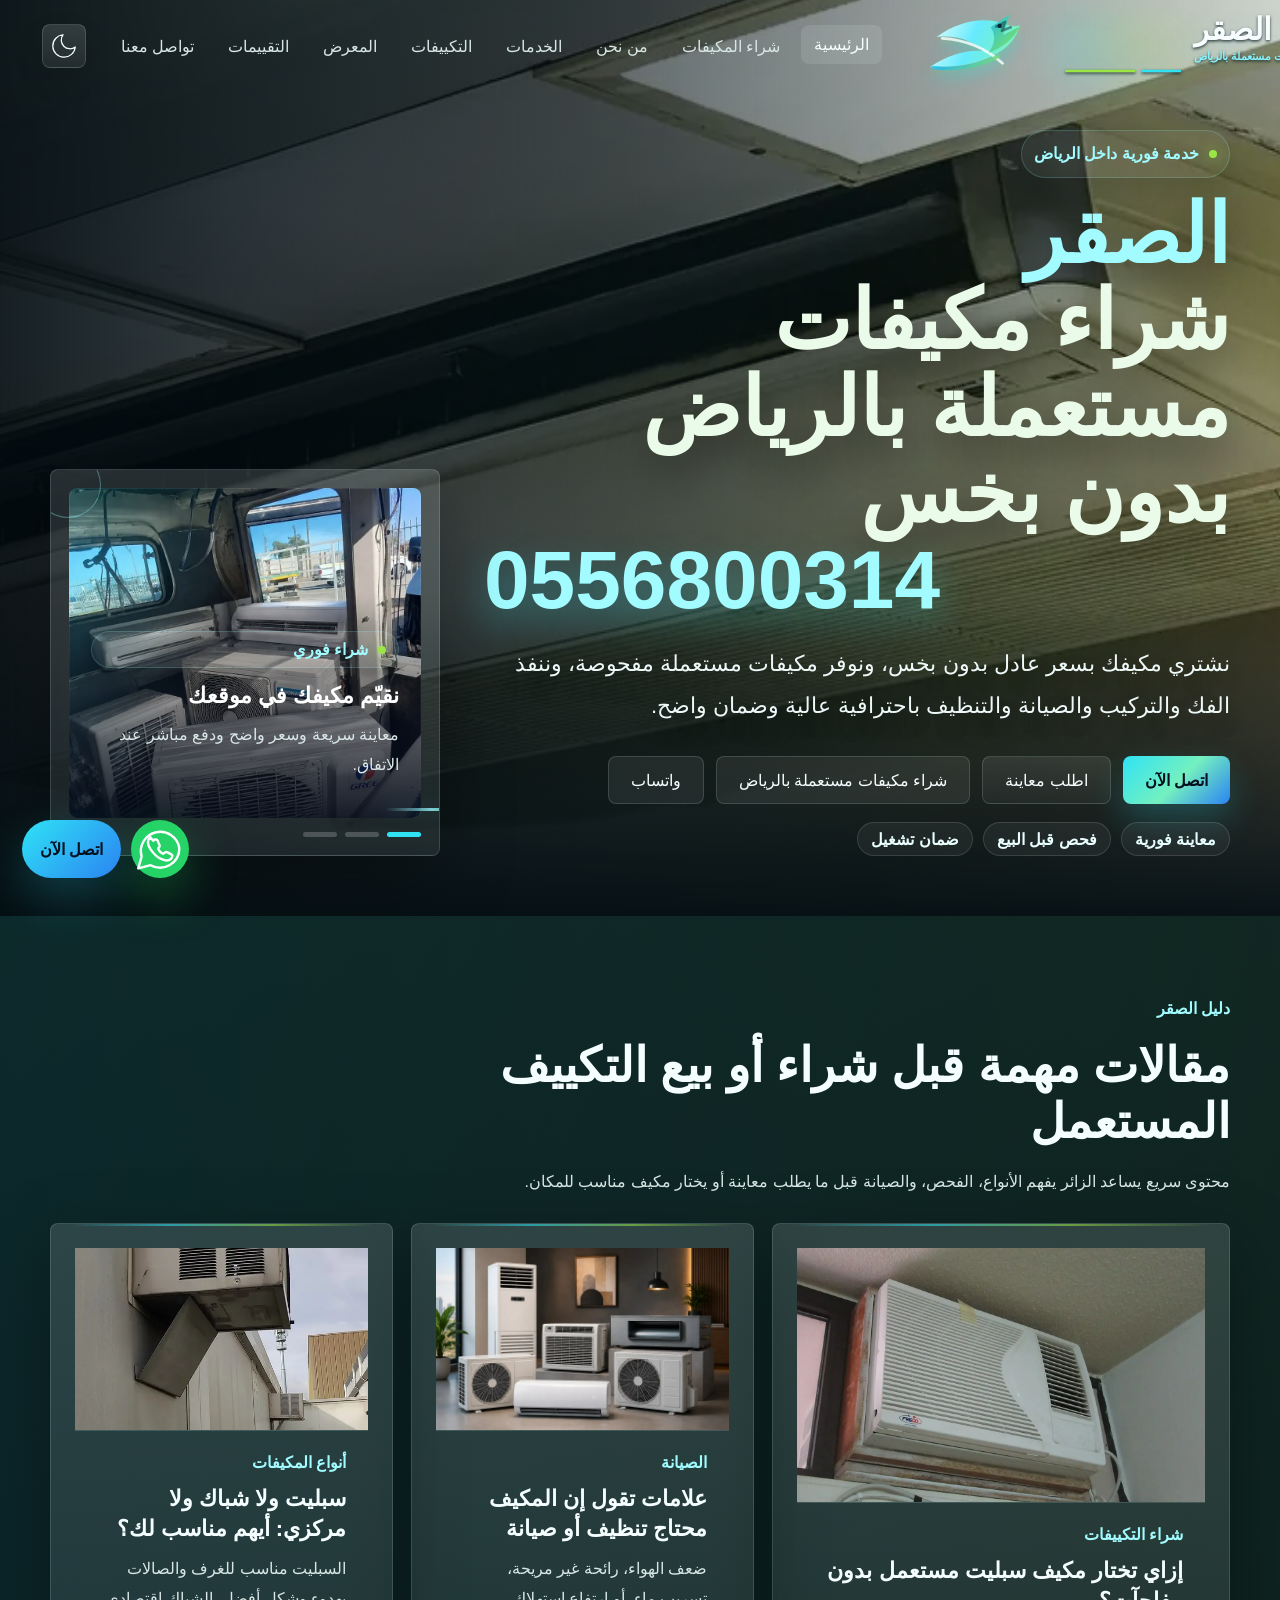
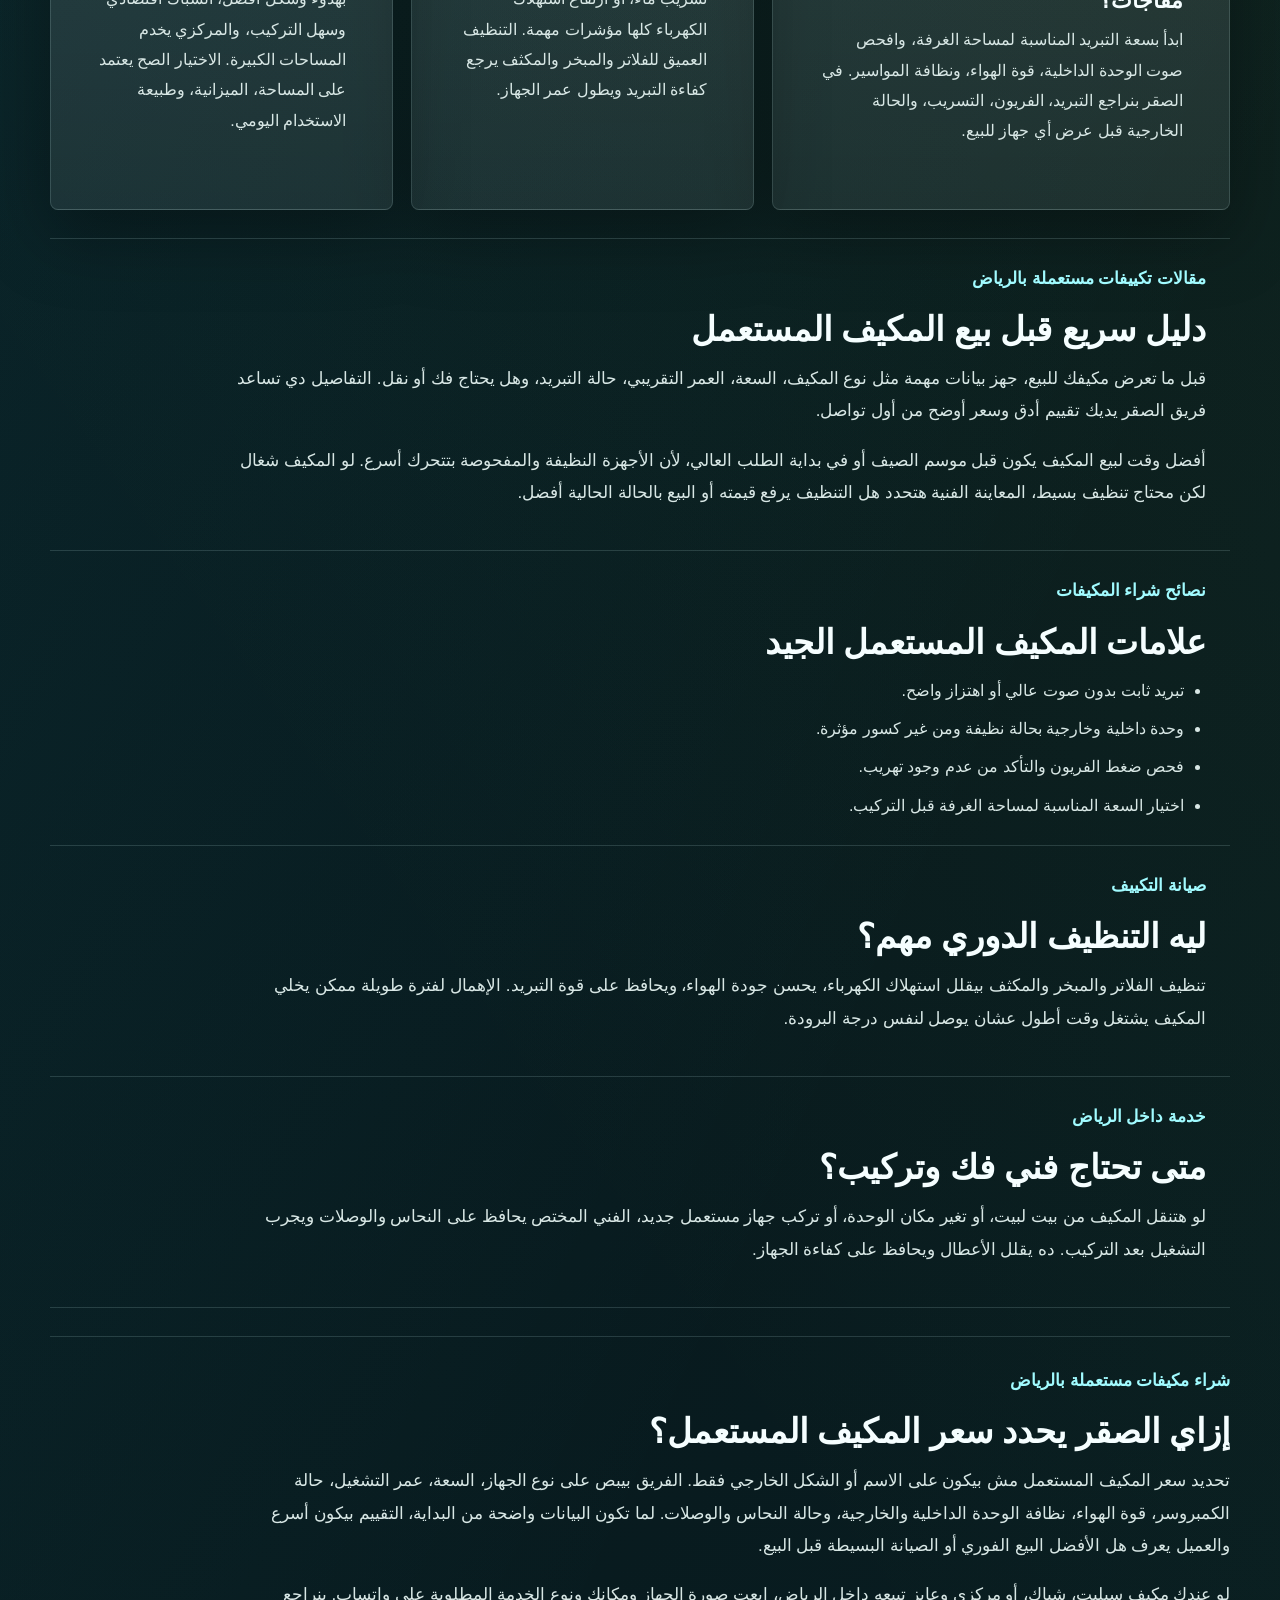
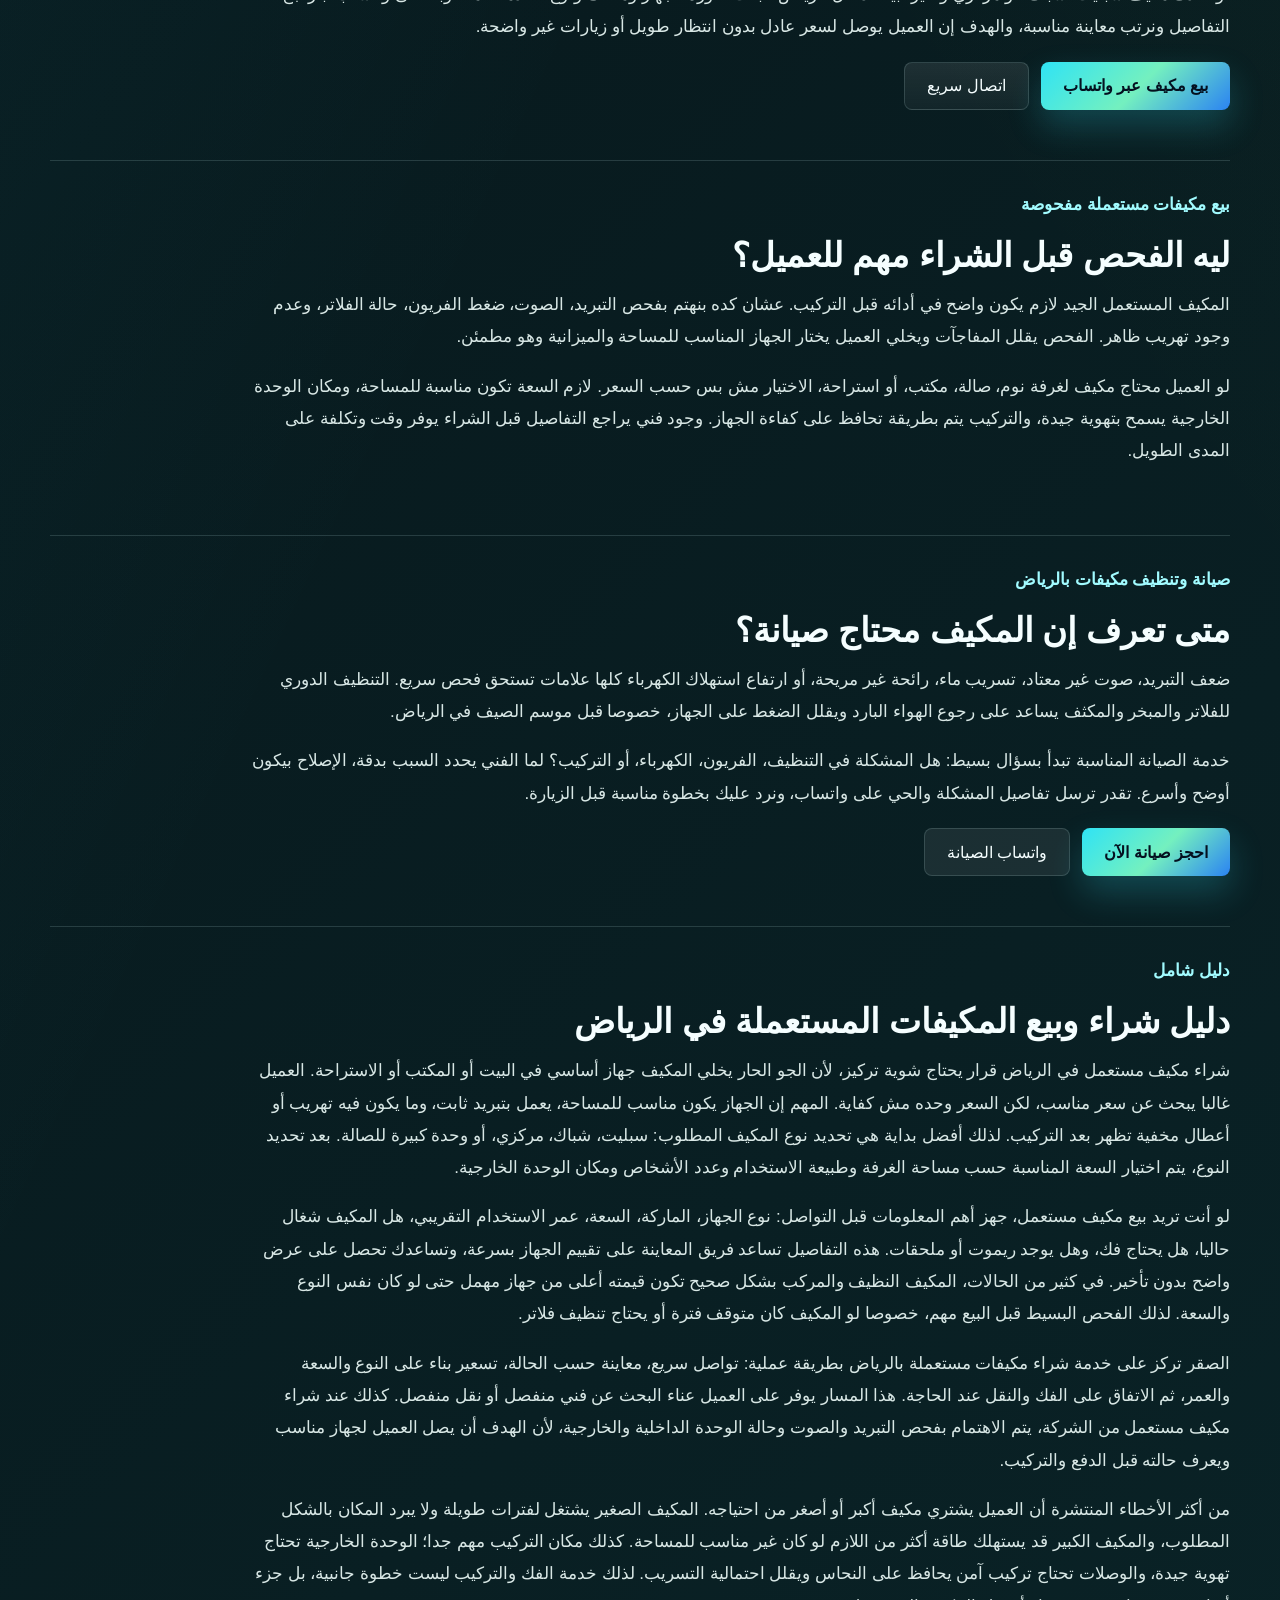
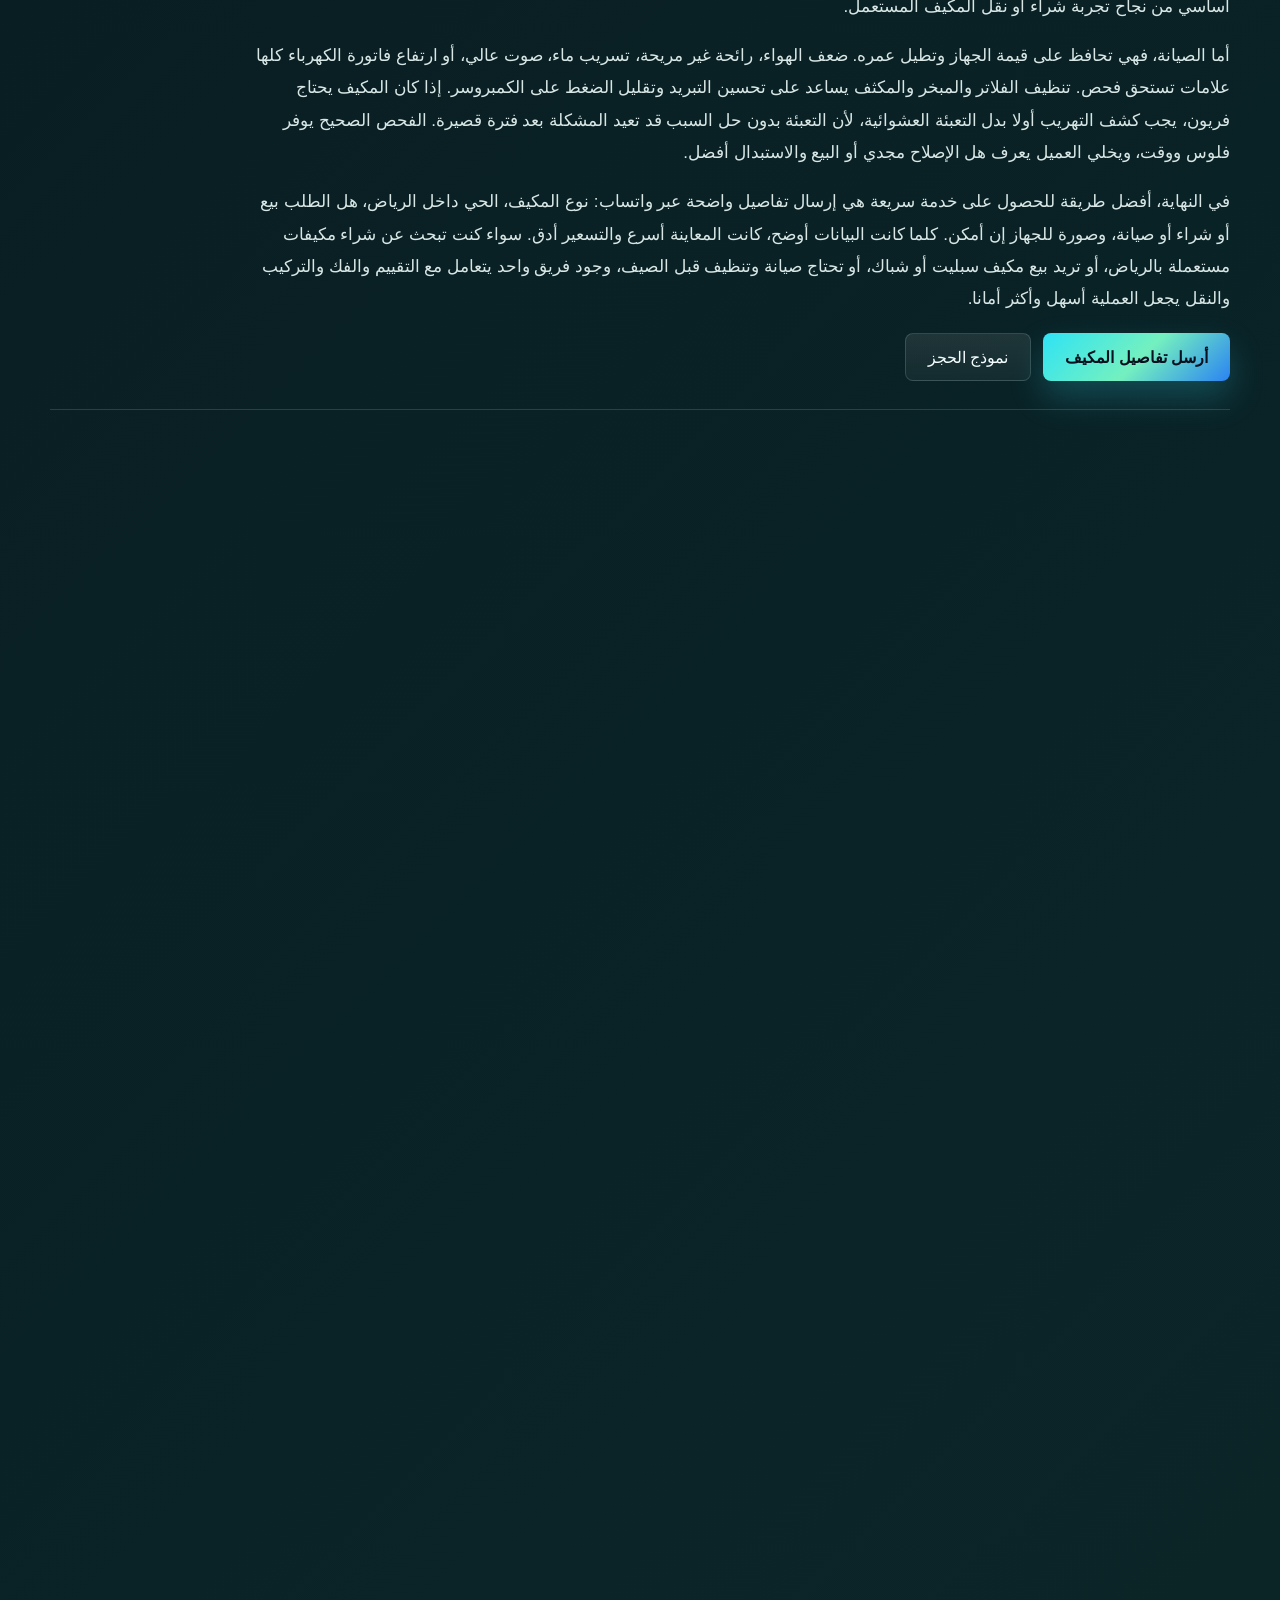
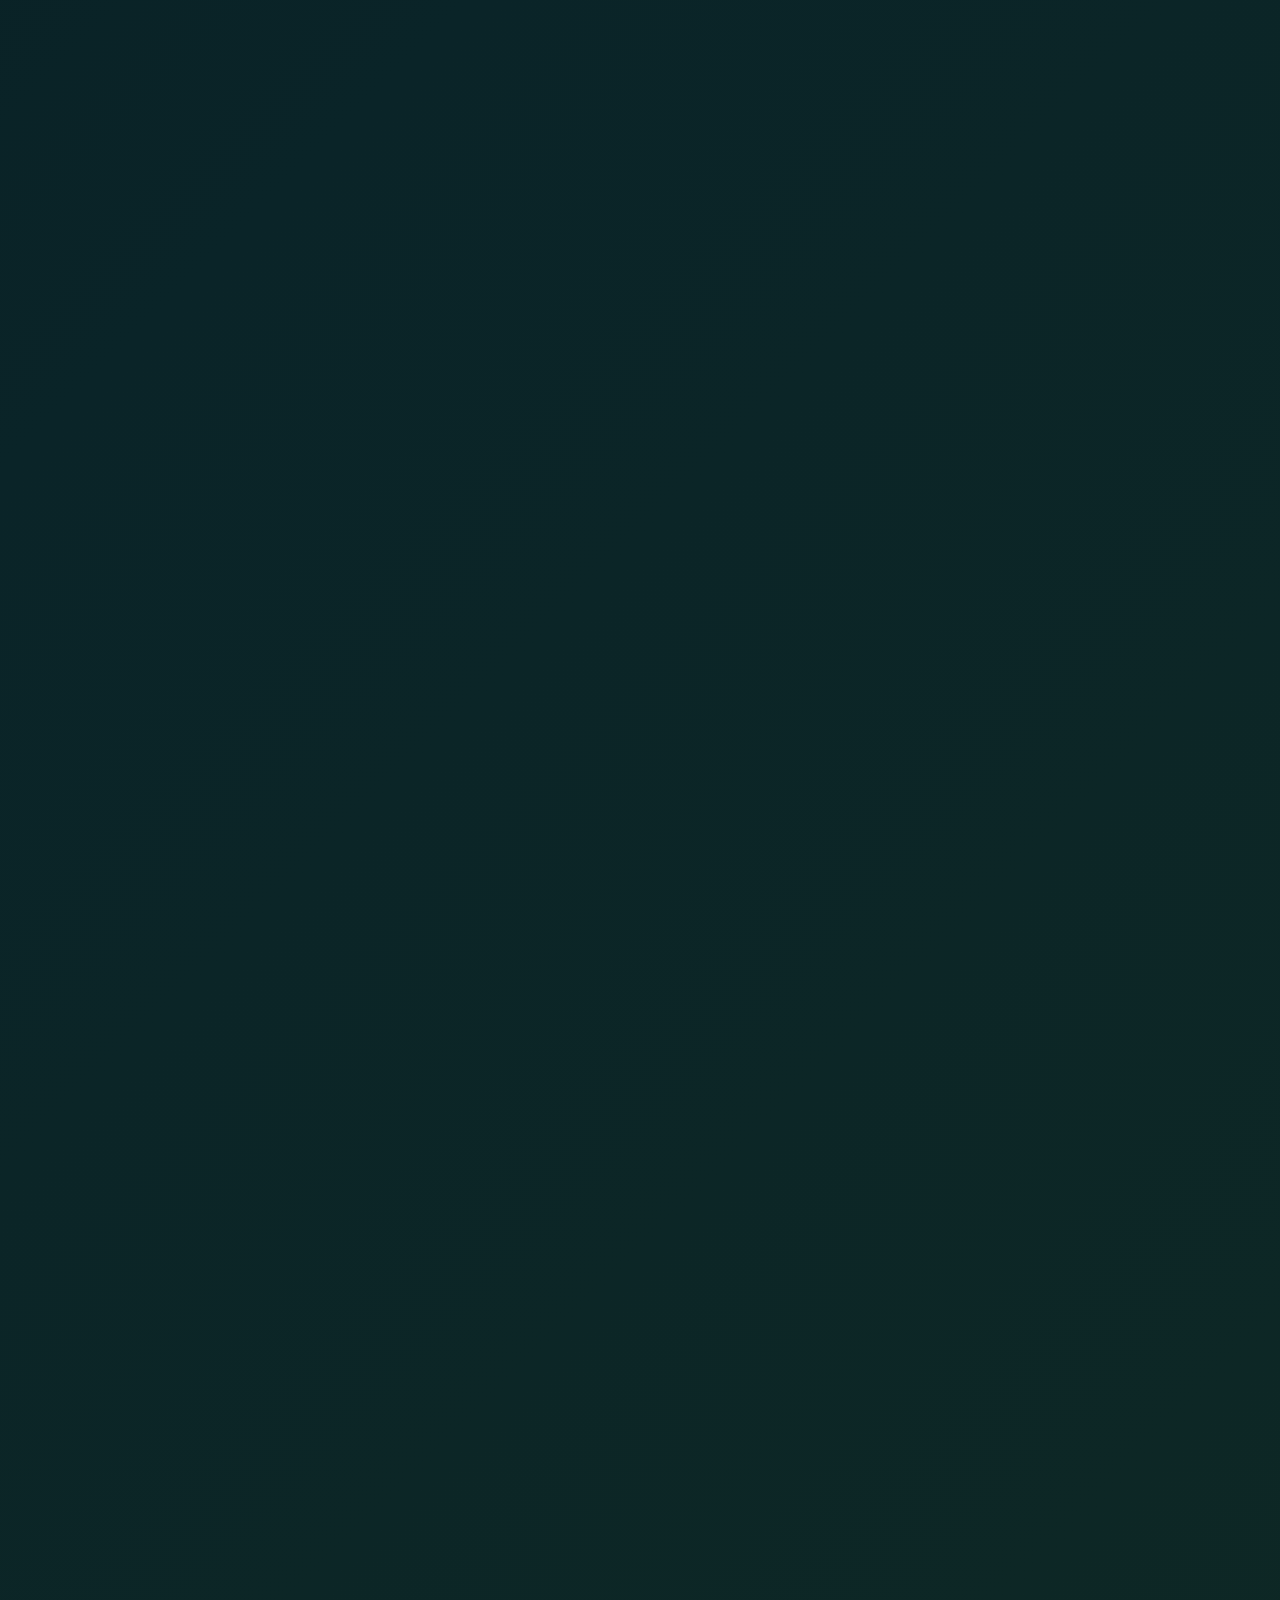
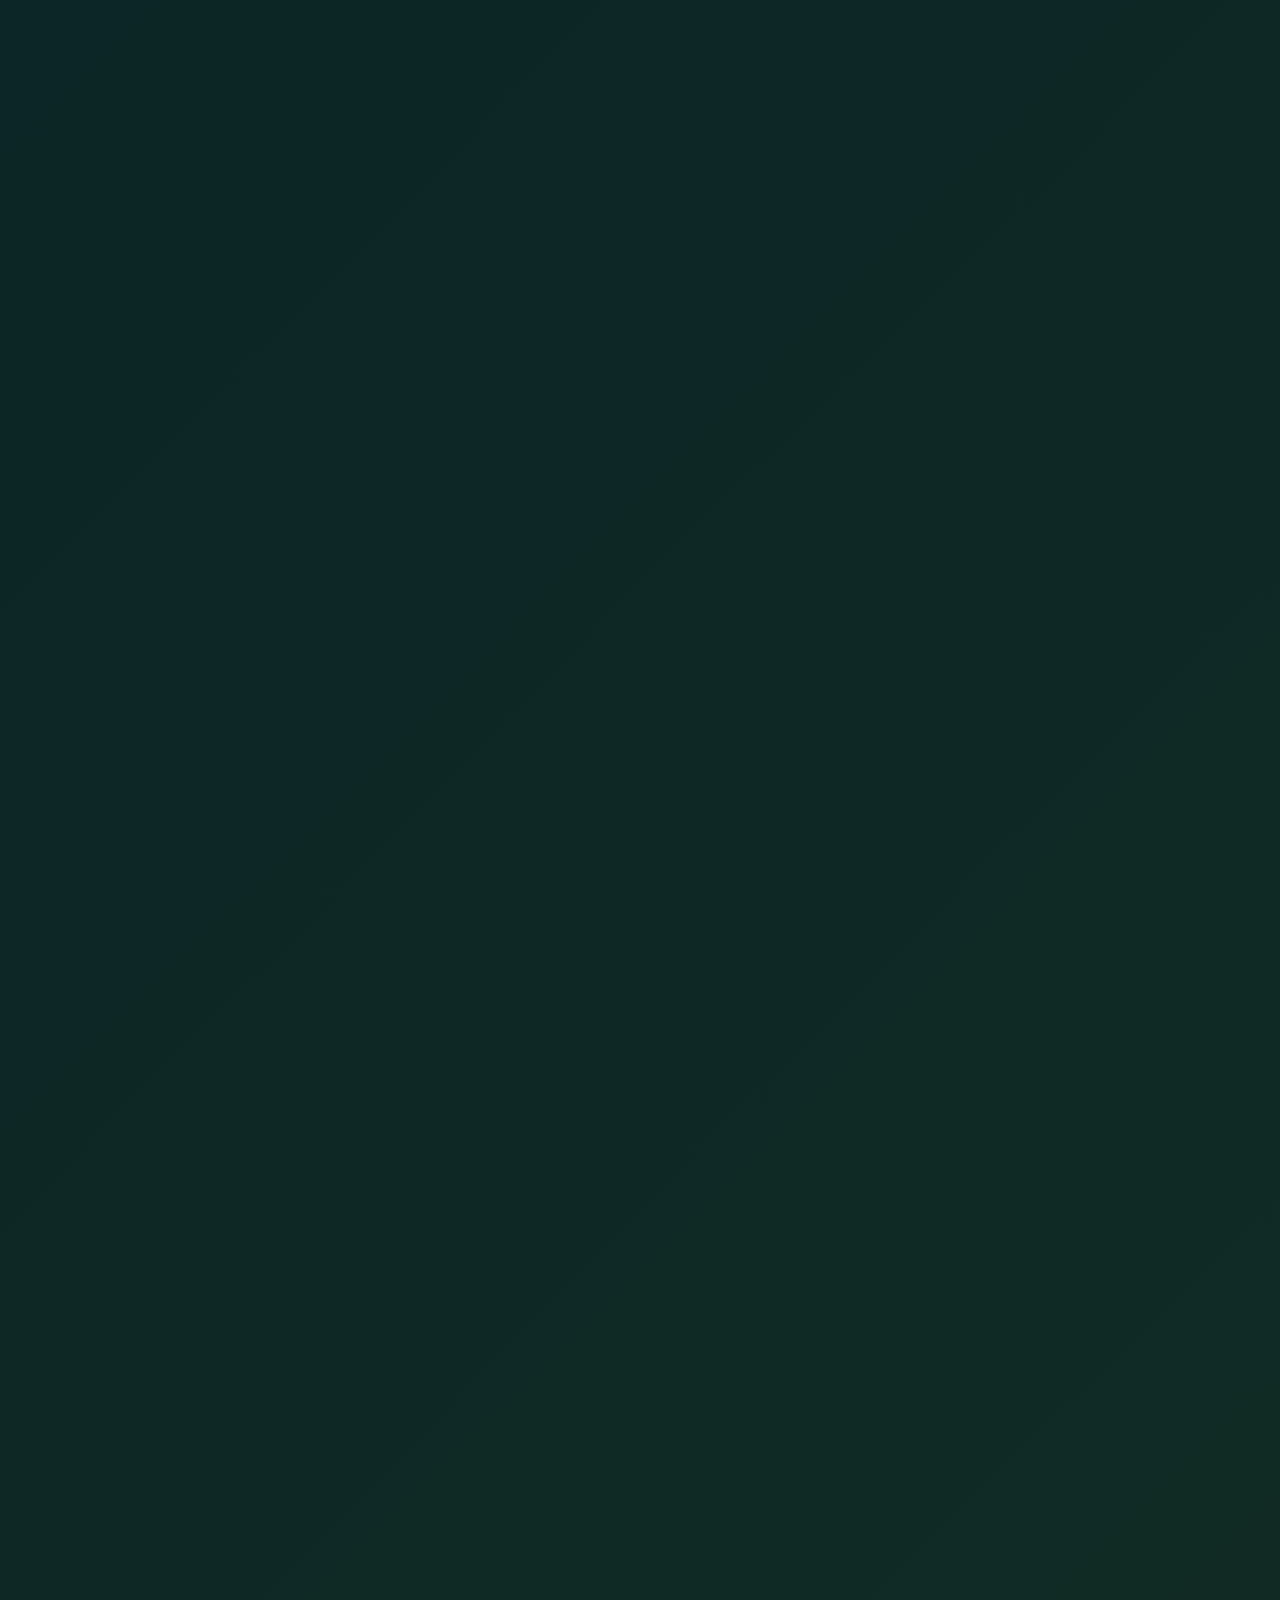
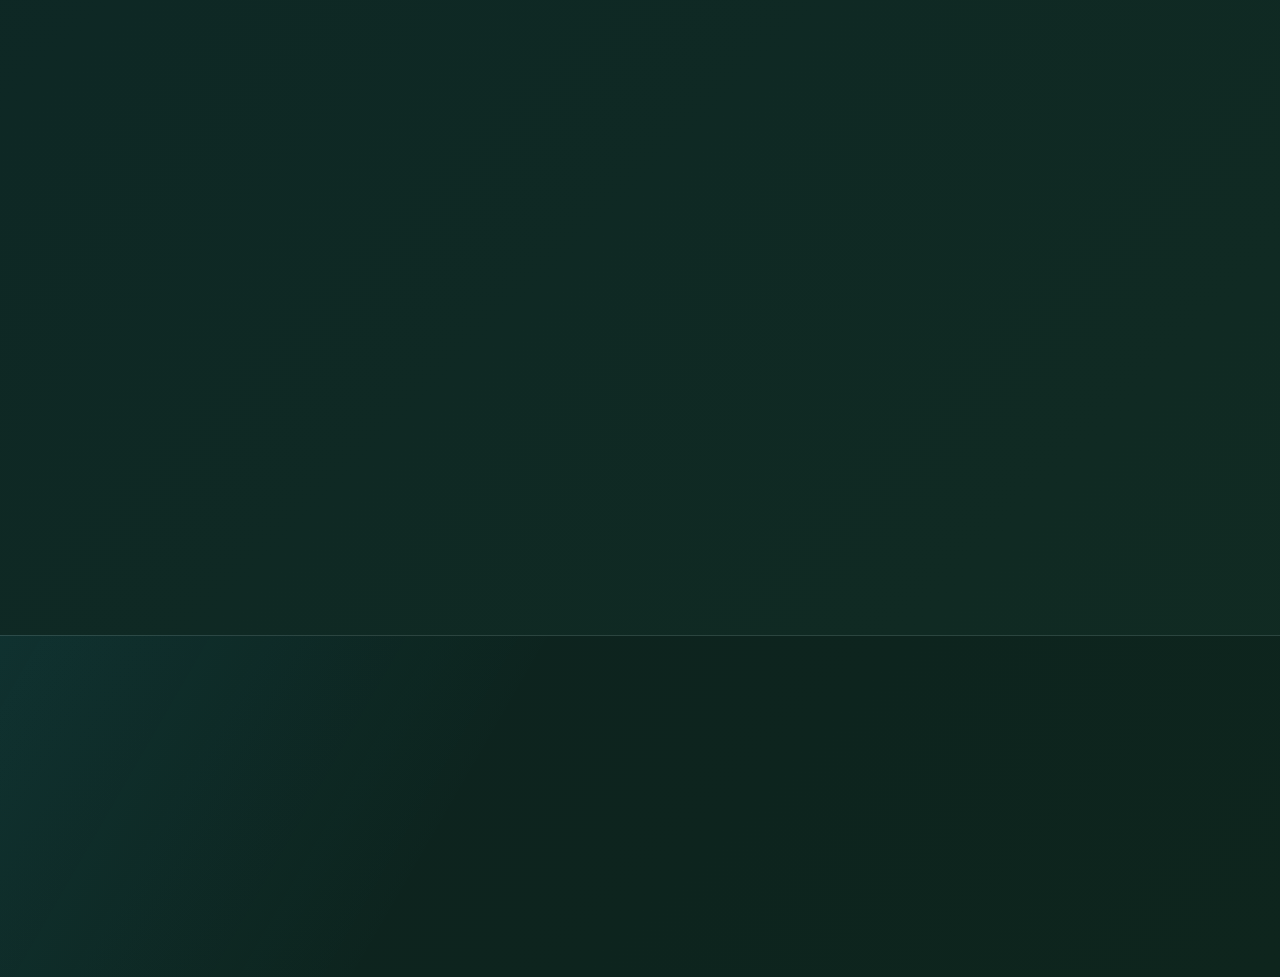
<file: index.html>
﻿<!doctype html>
<html lang="ar" dir="rtl">
<head>
  <meta name="google-site-verification" content="9HlP18Wee5TjUNFbfU7CYy1J63imp-IwuUUYkKSZY9E" />
  <meta charset="utf-8">
  <meta name="viewport" content="width=device-width, initial-scale=1">
  <meta name="description" content="الصقر - شراء مكيفات مستعملة بالرياض بدون بخس. نشتري المكيفات السبلت والشباك والمركزي بسعر عادل بدون بخس مع معاينة وفك ونقل. اتصل الآن 0556800314.">
  <meta name="keywords" content="شراء مكيفات مستعملة بالرياض, حقين المكيفات المستعملة, نشتري مكيفات مستعملة, مكيفات مستعملة الرياض, فك وتركيب مكيفات الرياض, بيع مكيف مستعمل بالرياض, صيانة مكيفات الرياض, شراء مكيفات خربانة بالرياض">
  <meta name="robots" content="index, follow">
  <meta name="theme-color" content="#061923">
  <meta name="author" content="الصقر">
  <meta property="og:locale" content="ar_SA">
  <meta property="og:type" content="website">
  <meta property="og:site_name" content="الصقر">
  <meta property="og:title" content="الصقر | شراء مكيفات مستعملة بالرياض بدون بخس | 0556800314">
  <meta property="og:description" content="الصقر - شراء مكيفات مستعملة بالرياض بدون بخس. نشتري المكيفات السبلت والشباك والمركزي بسعر عادل بدون بخس مع معاينة وفك ونقل. اتصل الآن 0556800314.">
  <meta property="og:image" content="https://www.usedac-riyadh.com/assets/logo.svg">
  <meta property="og:url" content="https://www.usedac-riyadh.com/">
  <meta name="twitter:card" content="summary_large_image">
  <meta name="twitter:title" content="الصقر | شراء مكيفات مستعملة بالرياض بدون بخس | 0556800314">
  <meta name="twitter:description" content="الصقر - شراء مكيفات مستعملة بالرياض بدون بخس. نشتري المكيفات السبلت والشباك والمركزي بسعر عادل بدون بخس مع معاينة وفك ونقل. اتصل الآن 0556800314.">
  <meta name="twitter:image" content="https://www.usedac-riyadh.com/assets/logo.svg">
  <link rel="canonical" href="https://www.usedac-riyadh.com/">
  <link rel="preload" as="image" href="assets/img/hero-ac-luxury.webp" fetchpriority="high">
  <title>الصقر | شراء مكيفات مستعملة بالرياض بدون بخس | 0556800314</title>
  <link rel="icon" href="assets/logo.svg" type="image/svg+xml">
  <link rel="stylesheet" href="styles.min.css">
</head>
<body>
  <main>
    <section class="hero has-bg" style="--hero-img:url('assets/img/hero-ac-luxury.webp')">
      <img class="hero-bg" src="assets/img/hero-ac-luxury.webp" alt="" width="1920" height="795" fetchpriority="high" decoding="async" aria-hidden="true">
      <div class="container hero-grid">
        <div class="reveal">
          <p class="eyebrow">خدمة فورية داخل الرياض</p>
          <h1><span>الصقر</span> <span>شراء مكيفات مستعملة بالرياض بدون بخس</span> <span class="hero-phone">0556800314</span></h1>
          <p class="lead">نشتري مكيفك بسعر عادل بدون بخس، ونوفر مكيفات مستعملة مفحوصة، وننفذ الفك والتركيب والصيانة والتنظيف باحترافية عالية وضمان واضح.</p>
          <div class="hero-actions">
            <a class="btn primary" href="tel:+966556800314">اتصل الآن</a>
            <a class="btn ghost" href="contact.html">اطلب معاينة</a>
            <a class="btn" href="/buy-used-air-conditioners-riyadh">شراء مكيفات مستعملة بالرياض</a>
            <a class="btn" href="https://wa.me/966556800314?text=%D8%A3%D8%B1%D9%8A%D8%AF%20%D8%B4%D8%B1%D8%A7%D8%A1%20%D8%A3%D9%88%20%D8%A8%D9%8A%D8%B9%20%D9%85%D9%83%D9%8A%D9%81%20%D9%85%D8%B3%D8%AA%D8%B9%D9%85%D9%84%20%D8%A8%D8%A7%D9%84%D8%B1%D9%8A%D8%A7%D8%B6">واتساب</a>
          </div>
          <div class="hero-trust">
            <span>معاينة فورية</span>
            <span>فحص قبل البيع</span>
            <span>ضمان تشغيل</span>
          </div>
        </div>
        <aside class="hero-panel reveal" data-carousel data-slides='[
          {"tag":"شراء فوري","title":"نقيّم مكيفك في موقعك","text":"معاينة سريعة وسعر واضح ودفع مباشر عند الاتفاق.","image":"assets/img/service-technician.webp"},
          {"tag":"بيع مضمون","title":"مكيفات مستعملة مفحوصة","text":"سبليت وشباك ومركزي بحالة ممتازة وخيارات تناسب ميزانيتك.","image":"assets/img/split-wall.webp"},
          {"tag":"صيانة دقيقة","title":"تنظيف وتعبئة فريون","text":"فحص تبريد وتسريب وتنظيف عميق لاستعادة كفاءة المكيف.","image":"assets/img/central-hvac.webp"}
        ]'></aside>
        <div class="hero-motion" aria-hidden="true">
          <span></span>
          <span></span>
          <span></span>
          <span></span>
          <span></span>
        </div>
      </div>
    </section>

    <section class="section article-feature">
      <div class="container">
        <div class="section-heading reveal">
          <p class="eyebrow">دليل الصقر</p>
          <h2>مقالات مهمة قبل شراء أو بيع التكييف المستعمل</h2>
          <p>محتوى سريع يساعد الزائر يفهم الأنواع، الفحص، والصيانة قبل ما يطلب معاينة أو يختار مكيف مناسب للمكان.</p>
        </div>
        <div class="article-grid">
          <article class="card article-card reveal">
            <img src="assets/img/split-wall.webp" alt="مكيف سبليت مستعمل مفحوص للبيع بالرياض" width="1920" height="1440" loading="lazy" decoding="async">
            <div class="article-body">
              <span>شراء التكييفات</span>
              <h3>إزاي تختار مكيف سبليت مستعمل بدون مفاجآت؟</h3>
              <p>ابدأ بسعة التبريد المناسبة لمساحة الغرفة، وافحص صوت الوحدة الداخلية، قوة الهواء، ونظافة المواسير. في الصقر بنراجع التبريد، الفريون، التسريب، والحالة الخارجية قبل عرض أي جهاز للبيع.</p>
            </div>
          </article>
          <article class="card article-card reveal">
            <img src="assets/img/maintenance-filter.webp" alt="تنظيف فلتر مكيف أثناء صيانة تكييف بالرياض" width="1536" height="1024" loading="lazy" decoding="async">
            <div class="article-body">
              <span>الصيانة</span>
              <h3>علامات تقول إن المكيف محتاج تنظيف أو صيانة</h3>
              <p>ضعف الهواء، رائحة غير مريحة، تسريب ماء، أو ارتفاع استهلاك الكهرباء كلها مؤشرات مهمة. التنظيف العميق للفلاتر والمبخر والمكثف يرجع كفاءة التبريد ويطول عمر الجهاز.</p>
            </div>
          </article>
          <article class="card article-card reveal">
            <img src="assets/img/window-ac.webp" alt="مكيف شباك مستعمل للبيع في الرياض" width="1280" height="2774" loading="lazy" decoding="async">
            <div class="article-body">
              <span>أنواع المكيفات</span>
              <h3>سبليت ولا شباك ولا مركزي: أيهم مناسب لك؟</h3>
              <p>السبليت مناسب للغرف والصالات بهدوء وشكل أفضل، الشباك اقتصادي وسهل التركيب، والمركزي يخدم المساحات الكبيرة. الاختيار الصح يعتمد على المساحة، الميزانية، وطبيعة الاستخدام اليومي.</p>
            </div>
          </article>
        </div>
        <div class="knowledge-grid">
          <article class="card knowledge-card reveal">
            <p class="eyebrow">مقالات تكييفات مستعملة بالرياض</p>
            <h3>دليل سريع قبل بيع المكيف المستعمل</h3>
            <p>قبل ما تعرض مكيفك للبيع، جهز بيانات مهمة مثل نوع المكيف، السعة، العمر التقريبي، حالة التبريد، وهل يحتاج فك أو نقل. التفاصيل دي تساعد فريق الصقر يديك تقييم أدق وسعر أوضح من أول تواصل.</p>
            <p>أفضل وقت لبيع المكيف يكون قبل موسم الصيف أو في بداية الطلب العالي، لأن الأجهزة النظيفة والمفحوصة بتتحرك أسرع. لو المكيف شغال لكن محتاج تنظيف بسيط، المعاينة الفنية هتحدد هل التنظيف يرفع قيمته أو البيع بالحالة الحالية أفضل.</p>
          </article>
          <article class="card knowledge-card reveal">
            <p class="eyebrow">نصائح شراء المكيفات</p>
            <h3>علامات المكيف المستعمل الجيد</h3>
            <ul>
              <li>تبريد ثابت بدون صوت عالي أو اهتزاز واضح.</li>
              <li>وحدة داخلية وخارجية بحالة نظيفة ومن غير كسور مؤثرة.</li>
              <li>فحص ضغط الفريون والتأكد من عدم وجود تهريب.</li>
              <li>اختيار السعة المناسبة لمساحة الغرفة قبل التركيب.</li>
            </ul>
          </article>
          <article class="card knowledge-card reveal">
            <p class="eyebrow">صيانة التكييف</p>
            <h3>ليه التنظيف الدوري مهم؟</h3>
            <p>تنظيف الفلاتر والمبخر والمكثف بيقلل استهلاك الكهرباء، يحسن جودة الهواء، ويحافظ على قوة التبريد. الإهمال لفترة طويلة ممكن يخلي المكيف يشتغل وقت أطول عشان يوصل لنفس درجة البرودة.</p>
          </article>
          <article class="card knowledge-card reveal">
            <p class="eyebrow">خدمة داخل الرياض</p>
            <h3>متى تحتاج فني فك وتركيب؟</h3>
            <p>لو هتنقل المكيف من بيت لبيت، أو تغير مكان الوحدة، أو تركب جهاز مستعمل جديد، الفني المختص يحافظ على النحاس والوصلات ويجرب التشغيل بعد التركيب. ده يقلل الأعطال ويحافظ على كفاءة الجهاز.</p>
          </article>
        </div>
        <div class="seo-articles">
          <article class="seo-article reveal">
            <p class="eyebrow">شراء مكيفات مستعملة بالرياض</p>
            <h3>إزاي الصقر يحدد سعر المكيف المستعمل؟</h3>
            <p>تحديد سعر المكيف المستعمل مش بيكون على الاسم أو الشكل الخارجي فقط. الفريق بيبص على نوع الجهاز، السعة، عمر التشغيل، حالة الكمبروسر، قوة الهواء، نظافة الوحدة الداخلية والخارجية، وحالة النحاس والوصلات. لما تكون البيانات واضحة من البداية، التقييم بيكون أسرع والعميل يعرف هل الأفضل البيع الفوري أو الصيانة البسيطة قبل البيع.</p>
            <p>لو عندك مكيف سبليت، شباك، أو مركزي وعايز تبيعه داخل الرياض، ابعت صورة الجهاز ومكانك ونوع الخدمة المطلوبة على واتساب. بنراجع التفاصيل ونرتب معاينة مناسبة، والهدف إن العميل يوصل لسعر عادل بدون انتظار طويل أو زيارات غير واضحة.</p>
            <div class="article-cta">
              <a class="btn primary" href="https://wa.me/966556800314?text=%D8%A3%D8%B1%D9%8A%D8%AF%20%D8%A8%D9%8A%D8%B9%20%D9%85%D9%83%D9%8A%D9%81%20%D9%85%D8%B3%D8%AA%D8%B9%D9%85%D9%84%20%D9%81%D9%8A%20%D8%A7%D9%84%D8%B1%D9%8A%D8%A7%D8%B6">بيع مكيف عبر واتساب</a>
              <a class="btn ghost" href="tel:+966556800314">اتصال سريع</a>
            </div>
          </article>
          <article class="seo-article reveal">
            <p class="eyebrow">بيع مكيفات مستعملة مفحوصة</p>
            <h3>ليه الفحص قبل الشراء مهم للعميل؟</h3>
            <p>المكيف المستعمل الجيد لازم يكون واضح في أدائه قبل التركيب. عشان كده بنهتم بفحص التبريد، الصوت، ضغط الفريون، حالة الفلاتر، وعدم وجود تهريب ظاهر. الفحص يقلل المفاجآت ويخلي العميل يختار الجهاز المناسب للمساحة والميزانية وهو مطمئن.</p>
            <p>لو العميل محتاج مكيف لغرفة نوم، صالة، مكتب، أو استراحة، الاختيار مش بس حسب السعر. لازم السعة تكون مناسبة للمساحة، ومكان الوحدة الخارجية يسمح بتهوية جيدة، والتركيب يتم بطريقة تحافظ على كفاءة الجهاز. وجود فني يراجع التفاصيل قبل الشراء يوفر وقت وتكلفة على المدى الطويل.</p>
          </article>
          <article class="seo-article reveal">
            <p class="eyebrow">صيانة وتنظيف مكيفات بالرياض</p>
            <h3>متى تعرف إن المكيف محتاج صيانة؟</h3>
            <p>ضعف التبريد، صوت غير معتاد، تسريب ماء، رائحة غير مريحة، أو ارتفاع استهلاك الكهرباء كلها علامات تستحق فحص سريع. التنظيف الدوري للفلاتر والمبخر والمكثف يساعد على رجوع الهواء البارد ويقلل الضغط على الجهاز، خصوصا قبل موسم الصيف في الرياض.</p>
            <p>خدمة الصيانة المناسبة تبدأ بسؤال بسيط: هل المشكلة في التنظيف، الفريون، الكهرباء، أو التركيب؟ لما الفني يحدد السبب بدقة، الإصلاح بيكون أوضح وأسرع. تقدر ترسل تفاصيل المشكلة والحي على واتساب، ونرد عليك بخطوة مناسبة قبل الزيارة.</p>
            <div class="article-cta">
              <a class="btn primary" href="contact.html">احجز صيانة الآن</a>
              <a class="btn" href="https://wa.me/966556800314?text=%D8%A3%D8%B1%D9%8A%D8%AF%20%D8%B5%D9%8A%D8%A7%D9%86%D8%A9%20%D9%85%D9%83%D9%8A%D9%81%20%D8%AF%D8%A7%D8%AE%D9%84%20%D8%A7%D9%84%D8%B1%D9%8A%D8%A7%D8%B6">واتساب الصيانة</a>
            </div>
          </article>
          <article class="seo-article reveal">
            <p class="eyebrow">دليل شامل</p>
            <h3>دليل شراء وبيع المكيفات المستعملة في الرياض</h3>
            <p>شراء مكيف مستعمل في الرياض قرار يحتاج شوية تركيز، لأن الجو الحار يخلي المكيف جهاز أساسي في البيت أو المكتب أو الاستراحة. العميل غالبا يبحث عن سعر مناسب، لكن السعر وحده مش كفاية. المهم إن الجهاز يكون مناسب للمساحة، يعمل بتبريد ثابت، وما يكون فيه تهريب أو أعطال مخفية تظهر بعد التركيب. لذلك أفضل بداية هي تحديد نوع المكيف المطلوب: سبليت، شباك، مركزي، أو وحدة كبيرة للصالة. بعد تحديد النوع، يتم اختيار السعة المناسبة حسب مساحة الغرفة وطبيعة الاستخدام وعدد الأشخاص ومكان الوحدة الخارجية.</p>
            <p>لو أنت تريد بيع مكيف مستعمل، جهز أهم المعلومات قبل التواصل: نوع الجهاز، الماركة، السعة، عمر الاستخدام التقريبي، هل المكيف شغال حاليا، هل يحتاج فك، وهل يوجد ريموت أو ملحقات. هذه التفاصيل تساعد فريق المعاينة على تقييم الجهاز بسرعة، وتساعدك تحصل على عرض واضح بدون تأخير. في كثير من الحالات، المكيف النظيف والمركب بشكل صحيح تكون قيمته أعلى من جهاز مهمل حتى لو كان نفس النوع والسعة. لذلك الفحص البسيط قبل البيع مهم، خصوصا لو المكيف كان متوقف فترة أو يحتاج تنظيف فلاتر.</p>
            <p>الصقر تركز على خدمة شراء مكيفات مستعملة بالرياض بطريقة عملية: تواصل سريع، معاينة حسب الحالة، تسعير بناء على النوع والسعة والعمر، ثم الاتفاق على الفك والنقل عند الحاجة. هذا المسار يوفر على العميل عناء البحث عن فني منفصل أو نقل منفصل. كذلك عند شراء مكيف مستعمل من الشركة، يتم الاهتمام بفحص التبريد والصوت وحالة الوحدة الداخلية والخارجية، لأن الهدف أن يصل العميل لجهاز مناسب ويعرف حالته قبل الدفع والتركيب.</p>
            <p>من أكثر الأخطاء المنتشرة أن العميل يشتري مكيف أكبر أو أصغر من احتياجه. المكيف الصغير يشتغل لفترات طويلة ولا يبرد المكان بالشكل المطلوب، والمكيف الكبير قد يستهلك طاقة أكثر من اللازم لو كان غير مناسب للمساحة. كذلك مكان التركيب مهم جدا؛ الوحدة الخارجية تحتاج تهوية جيدة، والوصلات تحتاج تركيب آمن يحافظ على النحاس ويقلل احتمالية التسريب. لذلك خدمة الفك والتركيب ليست خطوة جانبية، بل جزء أساسي من نجاح تجربة شراء أو نقل المكيف المستعمل.</p>
            <p>أما الصيانة، فهي تحافظ على قيمة الجهاز وتطيل عمره. ضعف الهواء، رائحة غير مريحة، تسريب ماء، صوت عالي، أو ارتفاع فاتورة الكهرباء كلها علامات تستحق فحص. تنظيف الفلاتر والمبخر والمكثف يساعد على تحسين التبريد وتقليل الضغط على الكمبروسر. إذا كان المكيف يحتاج فريون، يجب كشف التهريب أولا بدل التعبئة العشوائية، لأن التعبئة بدون حل السبب قد تعيد المشكلة بعد فترة قصيرة. الفحص الصحيح يوفر فلوس ووقت، ويخلي العميل يعرف هل الإصلاح مجدي أو البيع والاستبدال أفضل.</p>
            <p>في النهاية، أفضل طريقة للحصول على خدمة سريعة هي إرسال تفاصيل واضحة عبر واتساب: نوع المكيف، الحي داخل الرياض، هل الطلب بيع أو شراء أو صيانة، وصورة للجهاز إن أمكن. كلما كانت البيانات أوضح، كانت المعاينة أسرع والتسعير أدق. سواء كنت تبحث عن شراء مكيفات مستعملة بالرياض، أو تريد بيع مكيف سبليت أو شباك، أو تحتاج صيانة وتنظيف قبل الصيف، وجود فريق واحد يتعامل مع التقييم والفك والتركيب والنقل يجعل العملية أسهل وأكثر أمانا.</p>
            <div class="article-cta">
              <a class="btn primary" href="https://wa.me/966556800314?text=%D8%A3%D8%B1%D9%8A%D8%AF%20%D9%85%D8%B9%D8%A7%D9%8A%D9%86%D8%A9%20%D8%A3%D9%88%20%D8%A8%D9%8A%D8%B9%20%D9%85%D9%83%D9%8A%D9%81%20%D9%85%D8%B3%D8%AA%D8%B9%D9%85%D9%84%20%D8%AF%D8%A7%D8%AE%D9%84%20%D8%A7%D9%84%D8%B1%D9%8A%D8%A7%D8%B6">أرسل تفاصيل المكيف</a>
              <a class="btn ghost" href="contact.html">نموذج الحجز</a>
            </div>
          </article>
        </div>
      </div>
    </section>
    <section class="contact-strip">
      <div class="container contact-ribbon reveal">
        <div>
          <p class="eyebrow">تواصل أسرع</p>
          <h2>عايز تبيع، تشتري، أو تصلح مكيف؟</h2>
          <p>اتصل مباشرة أو ابعت بياناتك على واتساب، وفريق الصقر يرتب معاك المعاينة أو الخدمة داخل الرياض.</p>
        </div>
        <div class="contact-ribbon-actions">
          <a class="btn primary" href="https://wa.me/966556800314?text=%D8%A3%D8%B1%D9%8A%D8%AF%20%D8%AD%D8%AC%D8%B2%20%D9%85%D8%B9%D8%A7%D9%8A%D9%86%D8%A9%20%D9%85%D9%83%D9%8A%D9%81">واتساب الآن</a>
          <a class="btn ghost" href="tel:+966556800314">اتصل 0556800314</a>
        </div>
      </div>
    </section>
    <section class="section">
      <div class="container grid-4">
        <div class="card stat"><strong data-count="14" data-prefix="+">+14</strong><p>سنة خبرة في الرياض</p></div>
        <div class="card stat"><strong data-count="9200" data-prefix="+">+9200</strong><p>مكيف تم شراؤه وبيعه</p></div>
        <div class="card stat"><strong data-count="35" data-suffix=" دقيقة">35 دقيقة</strong><p>متوسط سرعة الاستجابة</p></div>
        <div class="card stat"><strong data-count="98" data-suffix="%">98%</strong><p>رضا العملاء</p></div>
      </div>
    </section>

    <section class="section visual-band">
      <div class="container">
        <div class="brand-showcase reveal">
          <img src="assets/logo.svg" alt="شعار الصقر للمكيفات المستعملة بالرياض" width="430" height="124" loading="lazy" decoding="async">
          <div>
            <p class="eyebrow">هوية الصقر</p>
            <h2>علامة احترافية وخدمة واضحة</h2>
            <p>الشعار والألوان والصور كلها موجودة داخل المشروع، جاهزة للرفع والتعديل واستبدال الصور لاحقا بصوركم الحقيقية.</p>
          </div>
        </div>
        <div class="image-strip">
          <figure class="image-card reveal"><img src="assets/img/split-wall.webp" alt="مكيف سبليت جداري مفحوص" width="1920" height="1440" loading="lazy" decoding="async"><figcaption>سبليت مفحوص</figcaption></figure>
          <figure class="image-card reveal"><img src="assets/img/window-ac.webp" alt="مكيف شباك مستعمل" width="1280" height="2774" loading="lazy" decoding="async"><figcaption>مكيفات شباك</figcaption></figure>
          <figure class="image-card reveal"><img src="assets/img/central-hvac.webp" alt="وحدة تكييف مركزية مستعملة" width="1920" height="1440" loading="lazy" decoding="async"><figcaption>وحدات مركزية</figcaption></figure>
          <figure class="image-card reveal"><img src="assets/img/remote-control.webp" alt="اختبار تشغيل المكيف بالريموت" width="1920" height="1282" loading="lazy" decoding="async"><figcaption>اختبار تشغيل</figcaption></figure>
        </div>
      </div>
    </section>

    <section class="section">
      <div class="container split">
        <div class="media-frame reveal" style="background-image:url('assets/img/technician-install.webp')"></div>
        <div class="reveal">
          <p class="eyebrow">لماذا الصقر؟</p>
          <h2>تجربة راقية من أول اتصال حتى تشغيل المكيف</h2>
          <p>نعامل المكيف المستعمل كأصل له قيمة. نعاين بدقة، نوضح الحالة، ونقدم سعرا منطقيا بلا مبالغة أو مساومة مرهقة. وفي البيع نقدم أجهزة مفحوصة ومهيأة للتركيب.</p>
          <div class="grid-3">
            <article class="card"><div class="icon"></div><h3>تسعير شفاف</h3><p>تقييم حسب النوع والعمر والحالة وسعة التبريد.</p></article>
            <article class="card"><div class="icon"></div><h3>فنيون مختصون</h3><p>فك وتركيب آمن يحافظ على النحاس والوحدة.</p></article>
            <article class="card"><div class="icon"></div><h3>ضمان تشغيل</h3><p>اختبار بعد التركيب ومتابعة عند الحاجة.</p></article>
          </div>
        </div>
      </div>
    </section>

    <section class="section">
      <div class="container">
        <div class="reveal">
          <p class="eyebrow">آراء العملاء</p>
          <h2>ثقة تتكرر في أحياء الرياض</h2>
        </div>
        <div class="review-grid">
          <article class="card"><div class="stars">★★★★★</div><p>باعوا لي مكيفين سبليت بحالة ممتازة، التركيب كان مرتب والسعر واضح من البداية.</p><h3>عبدالله العتيبي</h3></article>
          <article class="card"><div class="stars">★★★★★</div><p>اشترو مكيفات الاستراحة في نفس اليوم، المعاينة سريعة والدفع فوري.</p><h3>نورة القحطاني</h3></article>
          <article class="card"><div class="stars">★★★★★</div><p>صيانة وتنظيف ممتاز. رجع التبريد قوي والموعد كان دقيق.</p><h3>سلمان الدوسري</h3></article>
        </div>
      </div>
    </section>

    <section class="section">
      <div class="container">
        <p class="eyebrow reveal">شركاء وماركات نتعامل معها</p>
        <div class="partners">
          <div class="card partner">Carrier</div>
          <div class="card partner">LG</div>
          <div class="card partner">Gree</div>
          <div class="card partner">Samsung</div>
          <div class="card partner">Midea</div>
        </div>
      </div>
    </section>

    <section class="section">
      <div class="container">
        <div class="section-heading reveal">
          <p class="eyebrow">أسئلة يبحث عنها العملاء</p>
          <h2>شراء مكيفات مستعملة بالرياض</h2>
          <p>إجابات مختصرة عن أكثر الكلمات التي يبحث عنها العملاء قبل بيع أو شراء مكيف مستعمل داخل الرياض.</p>
        </div>
        <div class="knowledge-grid">
          <article class="knowledge-card reveal"><h3>هل الصقر يشتري مكيفات مستعملة في الرياض؟</h3><p>نعم، الصقر يشتري مكيفات مستعملة بالرياض من نوع سبليت وشباك ومركزي، مع معاينة واضحة وتقييم حسب الحالة والسعة والعمر وقوة التبريد.</p></article>
          <article class="knowledge-card reveal"><h3>كيف أحصل على أفضل أسعار المكيفات في الرياض؟</h3><p>أفضل سعر يعتمد على اختيار السعة المناسبة وفحص الجهاز قبل الشراء. نوفر مكيفات مستعملة مفحوصة ونوضح حالة التبريد والتركيب قبل الاتفاق.</p></article>
          <article class="knowledge-card reveal"><h3>هل تشتري الشركة المكيفات الخربانة؟</h3><p>نراجع حالة المكيف أولا. بعض المكيفات الخربانة لها قيمة حسب الكمبروسر والنحاس والوحدة الخارجية، لذلك نطلب صورة وتفاصيل الجهاز لتحديد السعر الأقرب.</p></article>
          <article class="knowledge-card reveal"><h3>ما أسرع طريقة للتواصل؟</h3><p>اتصل على 0556800314 أو أرسل صورة المكيف والحي عبر واتساب، وسنرتب المعاينة أو الرد على طلب شراء مكيفات مستعملة بالرياض في أسرع وقت متاح.</p></article>
        </div>
      </div>
    </section>
      <section class="section" aria-labelledby="site-links-title">
      <div class="container">
        <div class="section-heading reveal">
          <p class="eyebrow">روابط مهمة</p>
          <h2 id="site-links-title">صفحات الصقر لخدمات المكيفات في الرياض</h2>
          <p>روابط مباشرة تساعد الزائر وجوجل على الوصول لكل صفحات الموقع الأساسية.</p>
        </div>
        <div class="grid-3">
          <article class="card"><h3><a href="/buy-used-air-conditioners-riyadh">شراء مكيفات مستعملة بالرياض</a></h3><p>صفحة متخصصة لبيع مكيفك المستعمل وطلب المعاينة داخل الرياض.</p></article>
          <article class="card"><h3><a href="about.html">من نحن</a></h3><p>تعرف على الصقر وخبرتنا في شراء وبيع وصيانة المكيفات.</p></article>
          <article class="card"><h3><a href="services.html">خدمات شراء المكيفات</a></h3><p>شراء، فك، تركيب، نقل، صيانة وتنظيف مكيفات داخل الرياض.</p></article>
          <article class="card"><h3><a href="products.html">مكيفات مستعملة للبيع</a></h3><p>تصفح مكيفات سبليت وشباك ومركزي مفحوصة.</p></article>
          <article class="card"><h3><a href="gallery.html">معرض أعمال المكيفات</a></h3><p>صور توضح أعمال التركيب والصيانة والمعاينة.</p></article>
          <article class="card"><h3><a href="reviews.html">تقييمات العملاء</a></h3><p>آراء العملاء في خدمة شراء وصيانة المكيفات بالرياض.</p></article>
          <article class="card"><h3><a href="contact.html">تواصل معنا</a></h3><p>اتصل أو أرسل طلبك عبر واتساب بسرعة.</p></article>
        </div>
      </div>
    </section>
  </main>
  <footer class="footer"></footer>
  <script src="app.min.js"></script>
  <script src="content.min.js"></script>
  <script type="application/ld+json">
  {
    "@context": "https://schema.org",
    "@type": "LocalBusiness",
    "name": "الصقر",
    "alternateName": "الصقر - شراء مكيفات مستعملة بالرياض بدون بخس - 0556800314",
    "description": "الصقر - شراء مكيفات مستعملة بالرياض بدون بخس. نشتري المكيفات السبلت والشباك والمركزي بسعر عادل بدون بخس مع معاينة وفك ونقل. اتصل الآن 0556800314.",
    "image": "https://www.usedac-riyadh.com/assets/logo.svg",
    "url": "https://www.usedac-riyadh.com/",
    "telephone": "+966556800314",
    "email": "info@usedac-riyadh.com",
    "address": {
      "@type": "PostalAddress",
      "streetAddress": "حي منفوحة",
      "addressLocality": "الرياض",
      "postalCode": "12683",
      "addressCountry": "SA"
    },
    "geo": {
      "@type": "GeoCoordinates",
      "latitude": 24.5995,
      "longitude": 46.7275
    },
    "areaServed": "الرياض",
    "priceRange": "$$",
    "sameAs": ["https://wa.me/966556800314"]
  }
  </script>
  <script type="application/ld+json">
  {
    "@context": "https://schema.org",
    "@type": "ItemList",
    "name": "مقالات تكييفات مستعملة بالرياض",
    "itemListElement": [
      {
        "@type": "Article",
        "position": 1,
        "headline": "إزاي الصقر يحدد سعر المكيف المستعمل؟",
        "description": "شرح عوامل تقييم سعر المكيف المستعمل في الرياض مثل السعة والحالة والتبريد والفريون."
      },
      {
        "@type": "Article",
        "position": 2,
        "headline": "ليه الفحص قبل الشراء مهم للعميل؟",
        "description": "نصائح لاختيار مكيف مستعمل مفحوص ومناسب للمساحة والميزانية."
      },
      {
        "@type": "Article",
        "position": 3,
        "headline": "متى تعرف إن المكيف محتاج صيانة؟",
        "description": "علامات ضعف التبريد وتسريب الماء والحاجة إلى تنظيف أو صيانة مكيفات بالرياض."
      },
      {
        "@type": "Article",
        "position": 4,
        "headline": "دليل شراء وبيع المكيفات المستعملة في الرياض",
        "description": "دليل شامل يشرح اختيار المكيف المستعمل المناسب وبيع المكيف بسعر عادل وخطوات الصيانة والتركيب داخل الرياض."
      }
    ]
  }
  </script>
  <script type="application/ld+json">
  {
    "@context": "https://schema.org",
    "@type": "WebSite",
    "name": "الصقر للمكيفات المستعملة بالرياض",
    "url": "https://www.usedac-riyadh.com/",
    "inLanguage": "ar-SA",
    "potentialAction": {
      "@type": "ContactAction",
      "target": "https://www.usedac-riyadh.com/contact.html",
      "name": "حجز معاينة مكيف مستعمل بالرياض"
    }
  }
  </script>
  <script type="application/ld+json">
  {
    "@context": "https://schema.org",
    "@type": "FAQPage",
    "mainEntity": [
      {
        "@type": "Question",
        "name": "\u0647\u0644 \u0627\u0644\u0635\u0642\u0631 \u064a\u0634\u062a\u0631\u064a \u0645\u0643\u064a\u0641\u0627\u062a \u0645\u0633\u062a\u0639\u0645\u0644\u0629 \u0641\u064a \u0627\u0644\u0631\u064a\u0627\u0636\u061f",
        "acceptedAnswer": {
          "@type": "Answer",
          "text": "\u0646\u0639\u0645\u060c \u0627\u0644\u0635\u0642\u0631 \u064a\u0634\u062a\u0631\u064a \u0645\u0643\u064a\u0641\u0627\u062a \u0645\u0633\u062a\u0639\u0645\u0644\u0629 \u0628\u0627\u0644\u0631\u064a\u0627\u0636 \u0645\u0646 \u0646\u0648\u0639 \u0633\u0628\u0644\u064a\u062a \u0648\u0634\u0628\u0627\u0643 \u0648\u0645\u0631\u0643\u0632\u064a \u0645\u0639 \u0645\u0639\u0627\u064a\u0646\u0629 \u0648\u062a\u0642\u064a\u064a\u0645 \u062d\u0633\u0628 \u0627\u0644\u062d\u0627\u0644\u0629 \u0648\u0627\u0644\u0633\u0639\u0629."
        }
      },
      {
        "@type": "Question",
        "name": "\u0643\u064a\u0641 \u0623\u062d\u0635\u0644 \u0639\u0644\u0649 \u0623\u0641\u0636\u0644 \u0623\u0633\u0639\u0627\u0631 \u0627\u0644\u0645\u0643\u064a\u0641\u0627\u062a \u0641\u064a \u0627\u0644\u0631\u064a\u0627\u0636\u061f",
        "acceptedAnswer": {
          "@type": "Answer",
          "text": "\u0623\u0641\u0636\u0644 \u0633\u0639\u0631 \u064a\u0639\u062a\u0645\u062f \u0639\u0644\u0649 \u0627\u062e\u062a\u064a\u0627\u0631 \u0627\u0644\u0633\u0639\u0629 \u0627\u0644\u0645\u0646\u0627\u0633\u0628\u0629 \u0648\u0641\u062d\u0635 \u0627\u0644\u062c\u0647\u0627\u0632 \u0642\u0628\u0644 \u0627\u0644\u0634\u0631\u0627\u0621. \u0646\u0648\u0641\u0631 \u0645\u0643\u064a\u0641\u0627\u062a \u0645\u0633\u062a\u0639\u0645\u0644\u0629 \u0645\u0641\u062d\u0648\u0635\u0629 \u0648\u0646\u0648\u0636\u062d \u062d\u0627\u0644\u0629 \u0627\u0644\u062a\u0628\u0631\u064a\u062f \u0648\u0627\u0644\u062a\u0631\u0643\u064a\u0628."
        }
      },
      {
        "@type": "Question",
        "name": "\u0647\u0644 \u062a\u0634\u062a\u0631\u0648\u0646 \u0627\u0644\u0645\u0643\u064a\u0641\u0627\u062a \u0627\u0644\u062e\u0631\u0628\u0627\u0646\u0629\u061f",
        "acceptedAnswer": {
          "@type": "Answer",
          "text": "\u0646\u0631\u0627\u062c\u0639 \u062d\u0627\u0644\u0629 \u0627\u0644\u0645\u0643\u064a\u0641 \u0623\u0648\u0644\u0627\u060c \u0648\u0628\u0639\u0636 \u0627\u0644\u0645\u0643\u064a\u0641\u0627\u062a \u0627\u0644\u062e\u0631\u0628\u0627\u0646\u0629 \u0644\u0647\u0627 \u0642\u064a\u0645\u0629 \u062d\u0633\u0628 \u0627\u0644\u0643\u0645\u0628\u0631\u0648\u0633\u0631 \u0648\u0627\u0644\u0646\u062d\u0627\u0633 \u0648\u0627\u0644\u0648\u062d\u062f\u0629 \u0627\u0644\u062e\u0627\u0631\u062c\u064a\u0629."
        }
      }
    ]
  }
  </script></body>
</html>
</file>
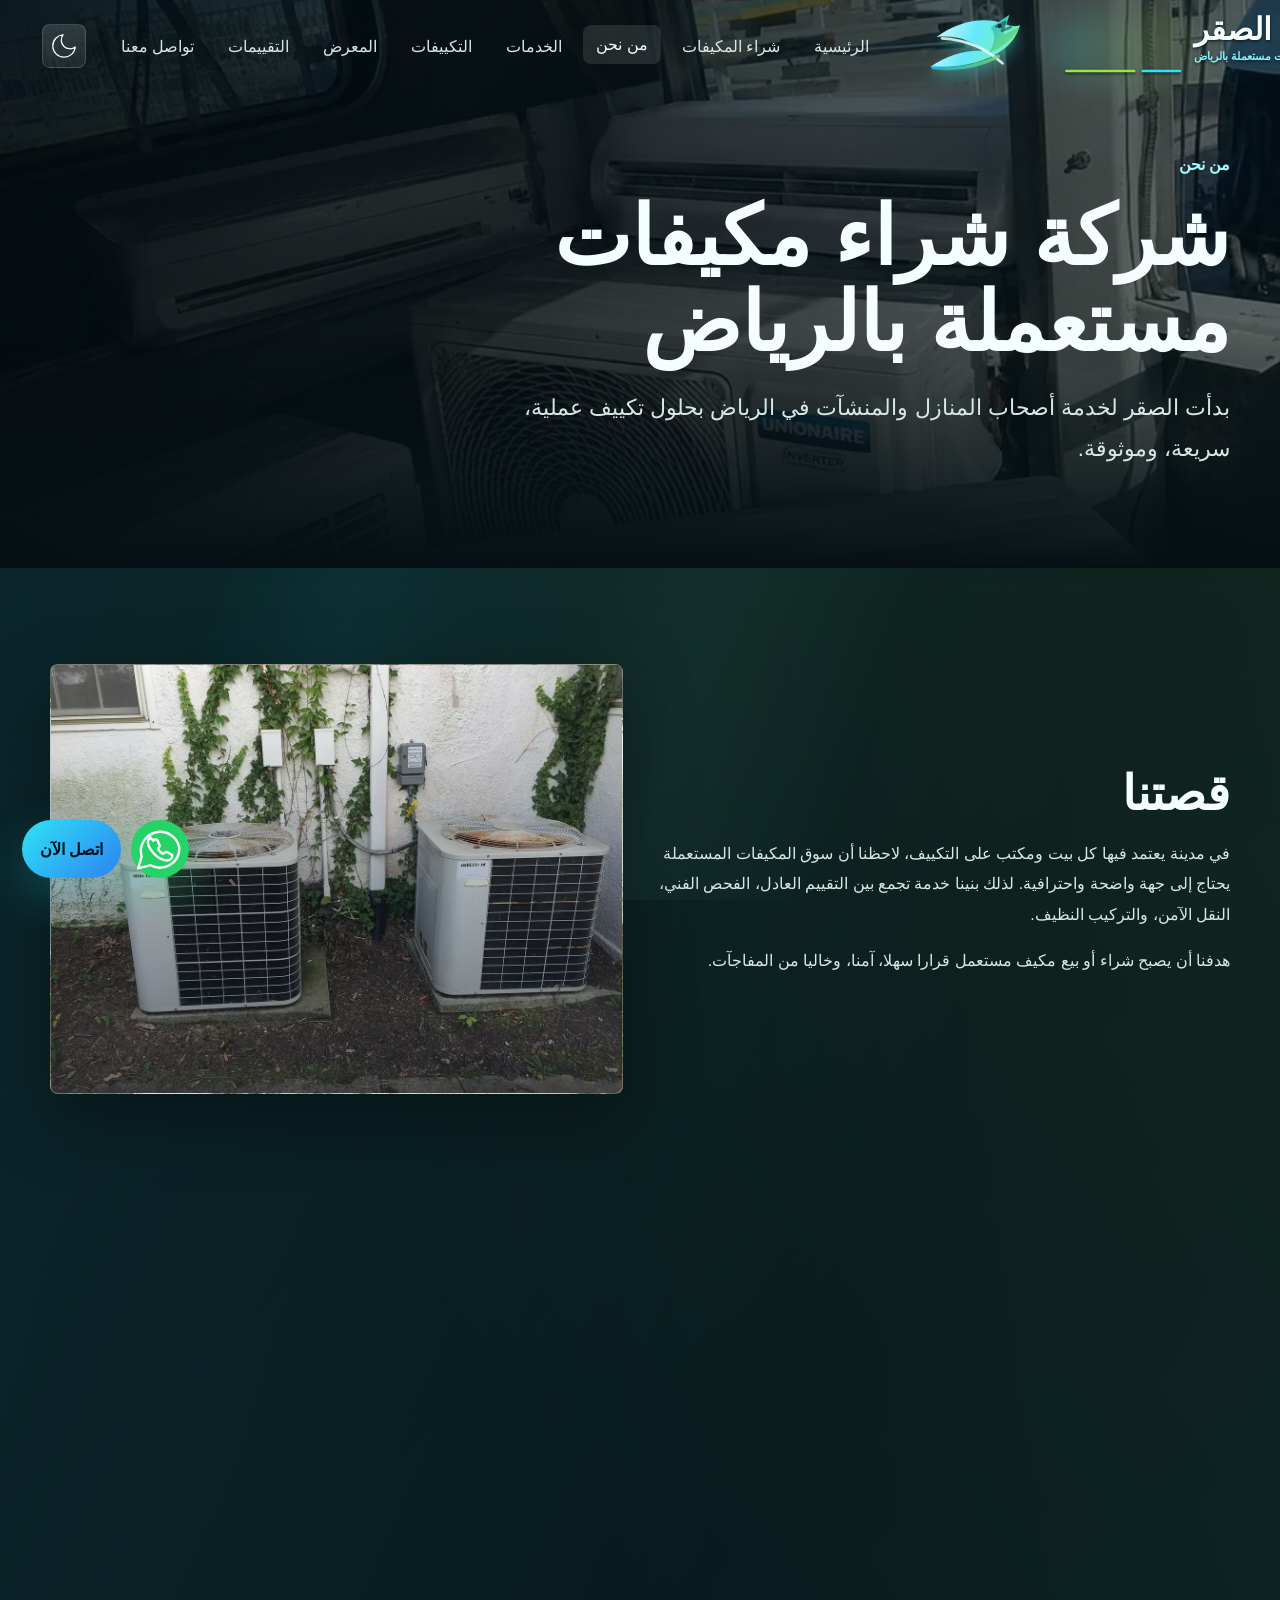
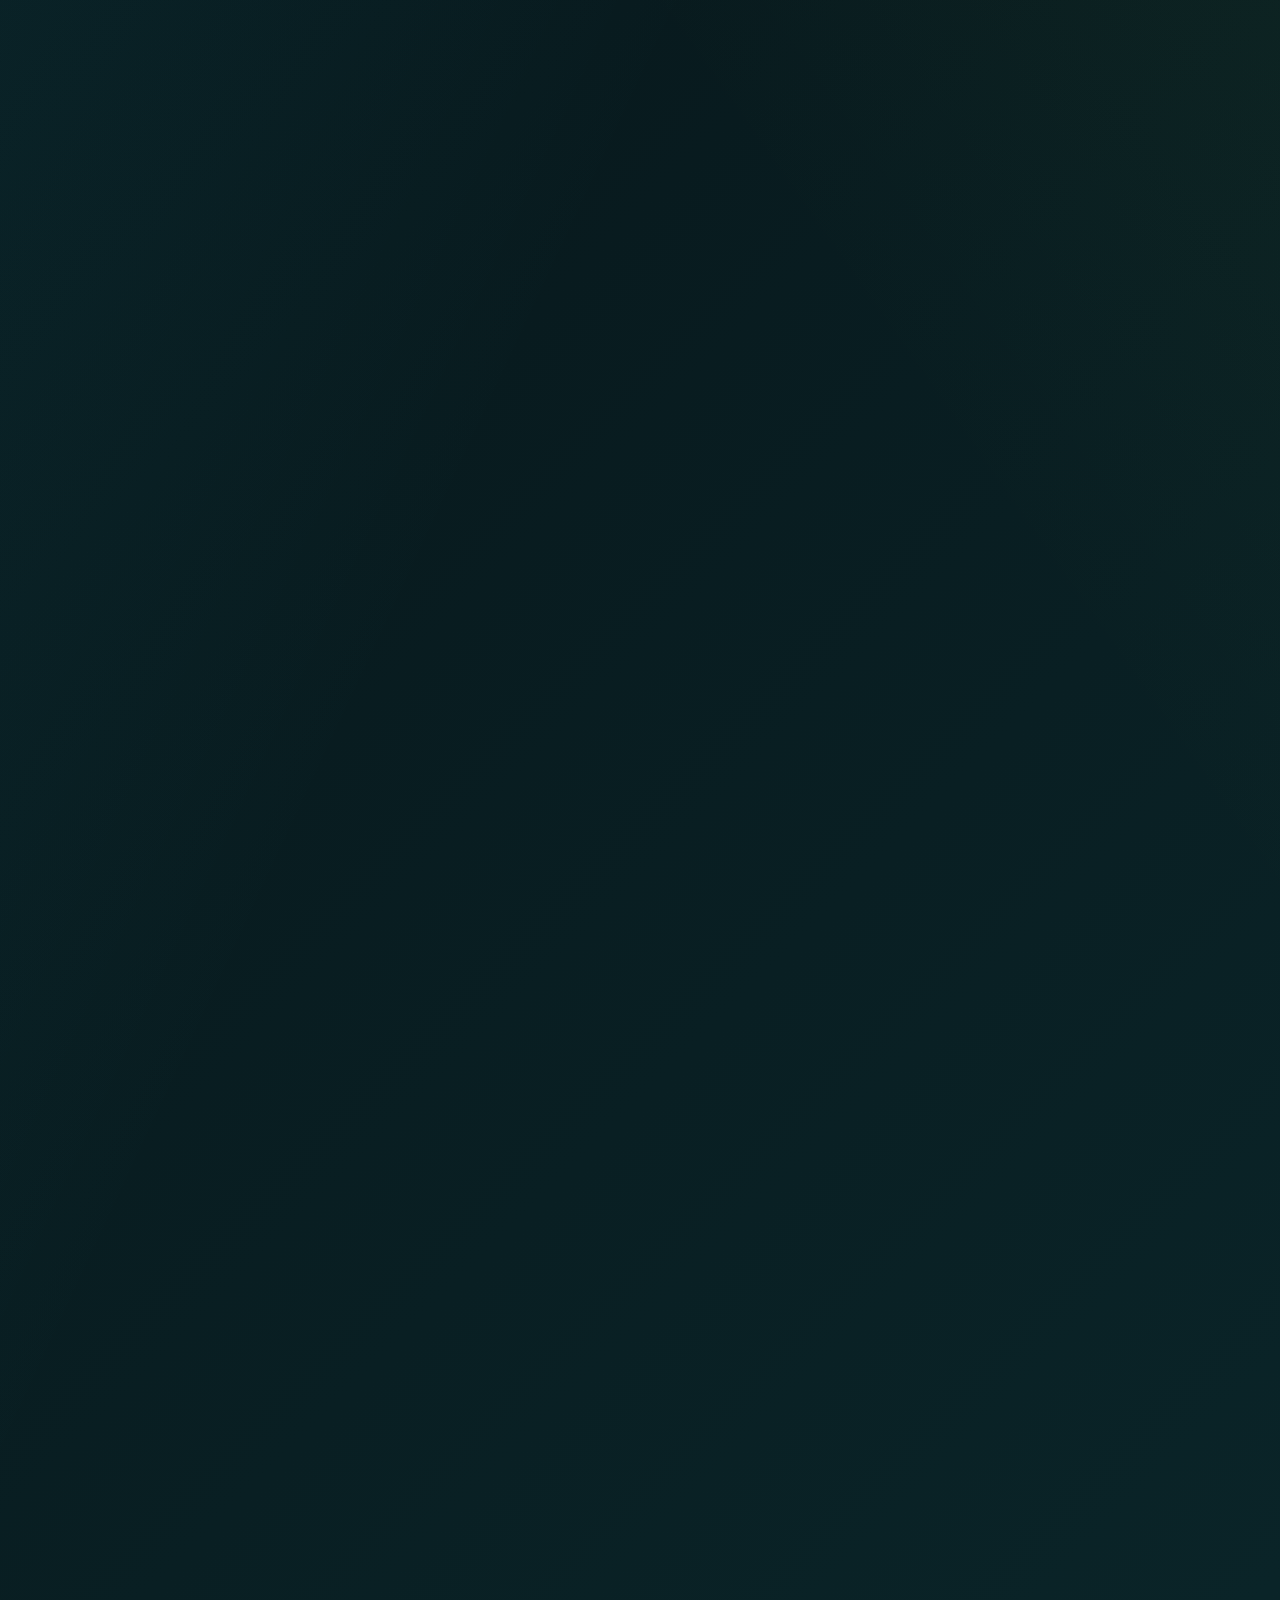
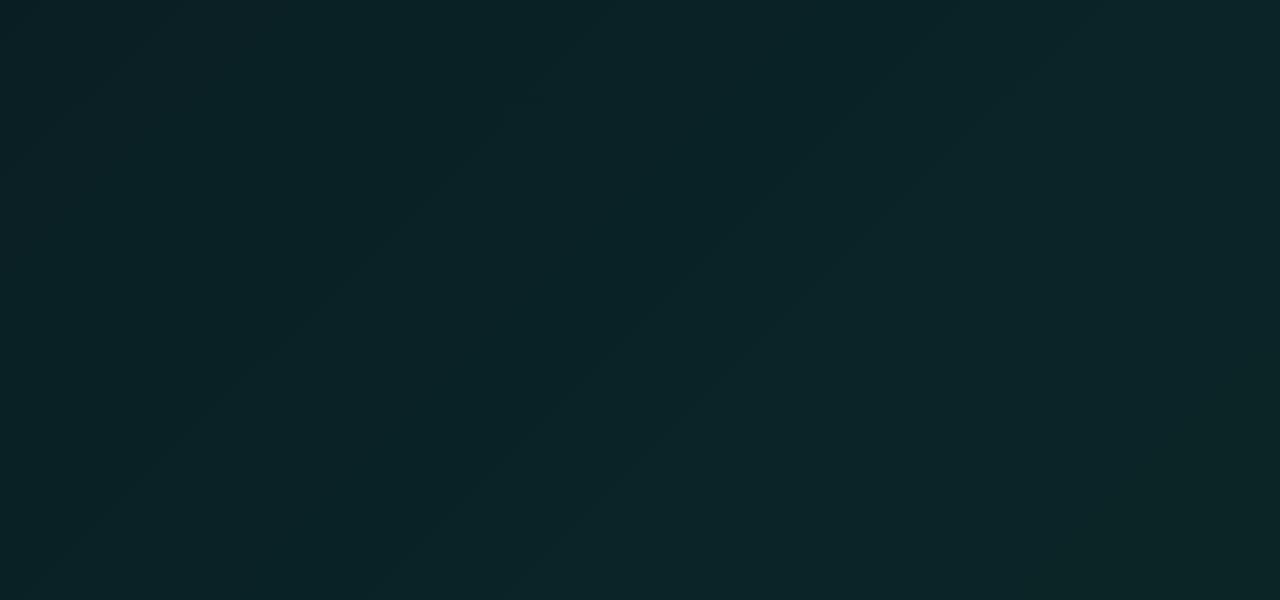
<file: about.html>
﻿<!doctype html>
<html lang="ar" dir="rtl">
<head>
  <meta charset="utf-8">
  <meta name="viewport" content="width=device-width, initial-scale=1">
  <meta name="description" content="تعرف على الصقر، شركة متخصصة في شراء مكيفات مستعملة بالرياض وبيع وصيانة المكيفات مع فنيين للمعاينة والفك والتركيب.">
  <meta name="robots" content="index, follow">
  <meta name="theme-color" content="#061923">
  <meta property="og:locale" content="ar_SA">
  <meta property="og:type" content="website">
  <meta property="og:site_name" content="الصقر">
  <meta property="og:title" content="عن الصقر | شركة شراء مكيفات مستعملة بالرياض">
  <meta property="og:description" content="فريق متخصص في شراء وبيع وصيانة المكيفات المستعملة داخل الرياض.">
  <meta property="og:image" content="https://www.usedac-riyadh.com/assets/img/service-technician.webp">
  <meta property="og:url" content="https://www.usedac-riyadh.com/about.html">
  <link rel="canonical" href="https://www.usedac-riyadh.com/about.html">
  <link rel="preload" as="image" href="assets/img/service-technician.webp" fetchpriority="high">
  <title>عن الصقر | شركة شراء مكيفات مستعملة بالرياض</title>
  <link rel="icon" href="assets/logo.svg" type="image/svg+xml">
  <link rel="stylesheet" href="styles.min.css">
</head>
<body>
  <main>
    <section class="page-hero" style="--page-img:url('assets/img/service-technician.webp')">
      <div class="container reveal"><p class="eyebrow">من نحن</p><h1>شركة شراء مكيفات مستعملة بالرياض</h1><p class="lead">بدأت الصقر لخدمة أصحاب المنازل والمنشآت في الرياض بحلول تكييف عملية، سريعة، وموثوقة.</p></div>
    </section>
    <section class="section">
      <div class="container split">
        <div class="reveal"><h2>قصتنا</h2><p>في مدينة يعتمد فيها كل بيت ومكتب على التكييف، لاحظنا أن سوق المكيفات المستعملة يحتاج إلى جهة واضحة واحترافية. لذلك بنينا خدمة تجمع بين التقييم العادل، الفحص الفني، النقل الآمن، والتركيب النظيف.</p><p>هدفنا أن يصبح شراء أو بيع مكيف مستعمل قرارا سهلا، آمنا، وخاليا من المفاجآت.</p></div>
        <div class="media-frame reveal" style="background-image:url('assets/img/old-units.webp')"></div>
      </div>
    </section>
    <section class="section">
      <div class="container grid-3">
        <article class="card"><h3>رؤيتنا</h3><p>أن نكون الخيار الأول في الرياض للمكيفات المستعملة المفحوصة والخدمات الفنية السريعة.</p></article>
        <article class="card"><h3>رسالتنا</h3><p>تقديم قيمة حقيقية للعميل عبر سعر عادل، جهاز موثوق، وفريق يلتزم بالمواعيد.</p></article>
        <article class="card"><h3>قيمنا</h3><p>الوضوح، الدقة، النظافة في العمل، واحترام وقت العميل وممتلكاته.</p></article>
      </div>
    </section>
    <section class="section">
      <div class="container">
        <p class="eyebrow reveal">رحلتنا</p><h2 class="reveal">تطور مستمر في خدمة التكييف</h2>
        <div class="timeline">
          <div class="timeline-item reveal"><div class="timeline-year card">2012</div><div class="card"><h3>البداية</h3><p>انطلاق فريق صغير متخصص في فك وتركيب المكيفات بالرياض.</p></div></div>
          <div class="timeline-item reveal"><div class="timeline-year card">2016</div><div class="card"><h3>التوسع</h3><p>إضافة خدمة شراء المكيفات المستعملة ونقلها بين الأحياء.</p></div></div>
          <div class="timeline-item reveal"><div class="timeline-year card">2021</div><div class="card"><h3>الفحص والضمان</h3><p>تطوير بروتوكول فحص داخلي لكل مكيف قبل عرضه للبيع.</p></div></div>
          <div class="timeline-item reveal"><div class="timeline-year card">2026</div><div class="card"><h3>خدمة أسرع</h3><p>تنظيم فرق ميدانية للمعاينة والصيانة في شمال وشرق وغرب وجنوب الرياض.</p></div></div>
        </div>
      </div>
    </section>
    <section class="section">
      <div class="container grid-3">
        <article class="card team-card"><img src="assets/img/service-technician.webp" alt="فني معاينة مكيفات مستعملة في الرياض" width="1086" height="1448" loading="lazy" decoding="async"><h3>فريق المعاينة</h3><p>مختصون في تقييم الحالة والسعة والعمر التشغيلي.</p></article>
        <article class="card team-card"><img src="assets/img/technician-install.webp" alt="فريق تركيب مكيفات سبليت وشباك" width="1536" height="1024" loading="lazy" decoding="async"><h3>فريق التركيب</h3><p>فنيون يتعاملون مع السبليت والشباك والمركزي بأدوات احترافية.</p></article>
        <article class="card team-card"><img src="assets/img/remote-control.webp" alt="خدمة عملاء لاختبار وتشغيل المكيفات" width="1920" height="1282" loading="lazy" decoding="async"><h3>خدمة العملاء</h3><p>متابعة واضحة قبل وبعد الزيارة وجدولة مرنة حسب وقتك.</p></article>
      </div>
    </section>
      <section class="section" aria-labelledby="about-links-title">
      <div class="container">
        <div class="section-heading reveal">
          <p class="eyebrow">روابط تساعدك</p>
          <h2 id="about-links-title">انتقل إلى خدمات الصقر</h2>
        </div>
        <div class="grid-3">
          <article class="card"><h3><a href="/buy-used-air-conditioners-riyadh">شراء مكيفات مستعملة بالرياض</a></h3><p>اعرف طريقة تقييم وشراء المكيف المستعمل داخل الرياض.</p></article>
          <article class="card"><h3><a href="services.html">خدمات شراء المكيفات</a></h3><p>تفاصيل الفك والتركيب والصيانة والنقل.</p></article>
          <article class="card"><h3><a href="contact.html">تواصل معنا</a></h3><p>اطلب معاينة أو تواصل سريع مع فريق الصقر.</p></article>
        </div>
      </div>
    </section>
  </main>
  <footer class="footer"></footer>
  <script src="app.min.js"></script>
  <script src="content.min.js"></script>
  <script type="application/ld+json">
  {
    "@context": "https://schema.org",
    "@type": "BreadcrumbList",
    "itemListElement": [
      {
        "@type": "ListItem",
        "position": 1,
        "name": "الرئيسية",
        "item": "https://www.usedac-riyadh.com/"
      },
      {
        "@type": "ListItem",
        "position": 2,
        "name": "من نحن",
        "item": "https://www.usedac-riyadh.com/about.html"
      }
    ]
  }
  </script></body>
</html>
</file>
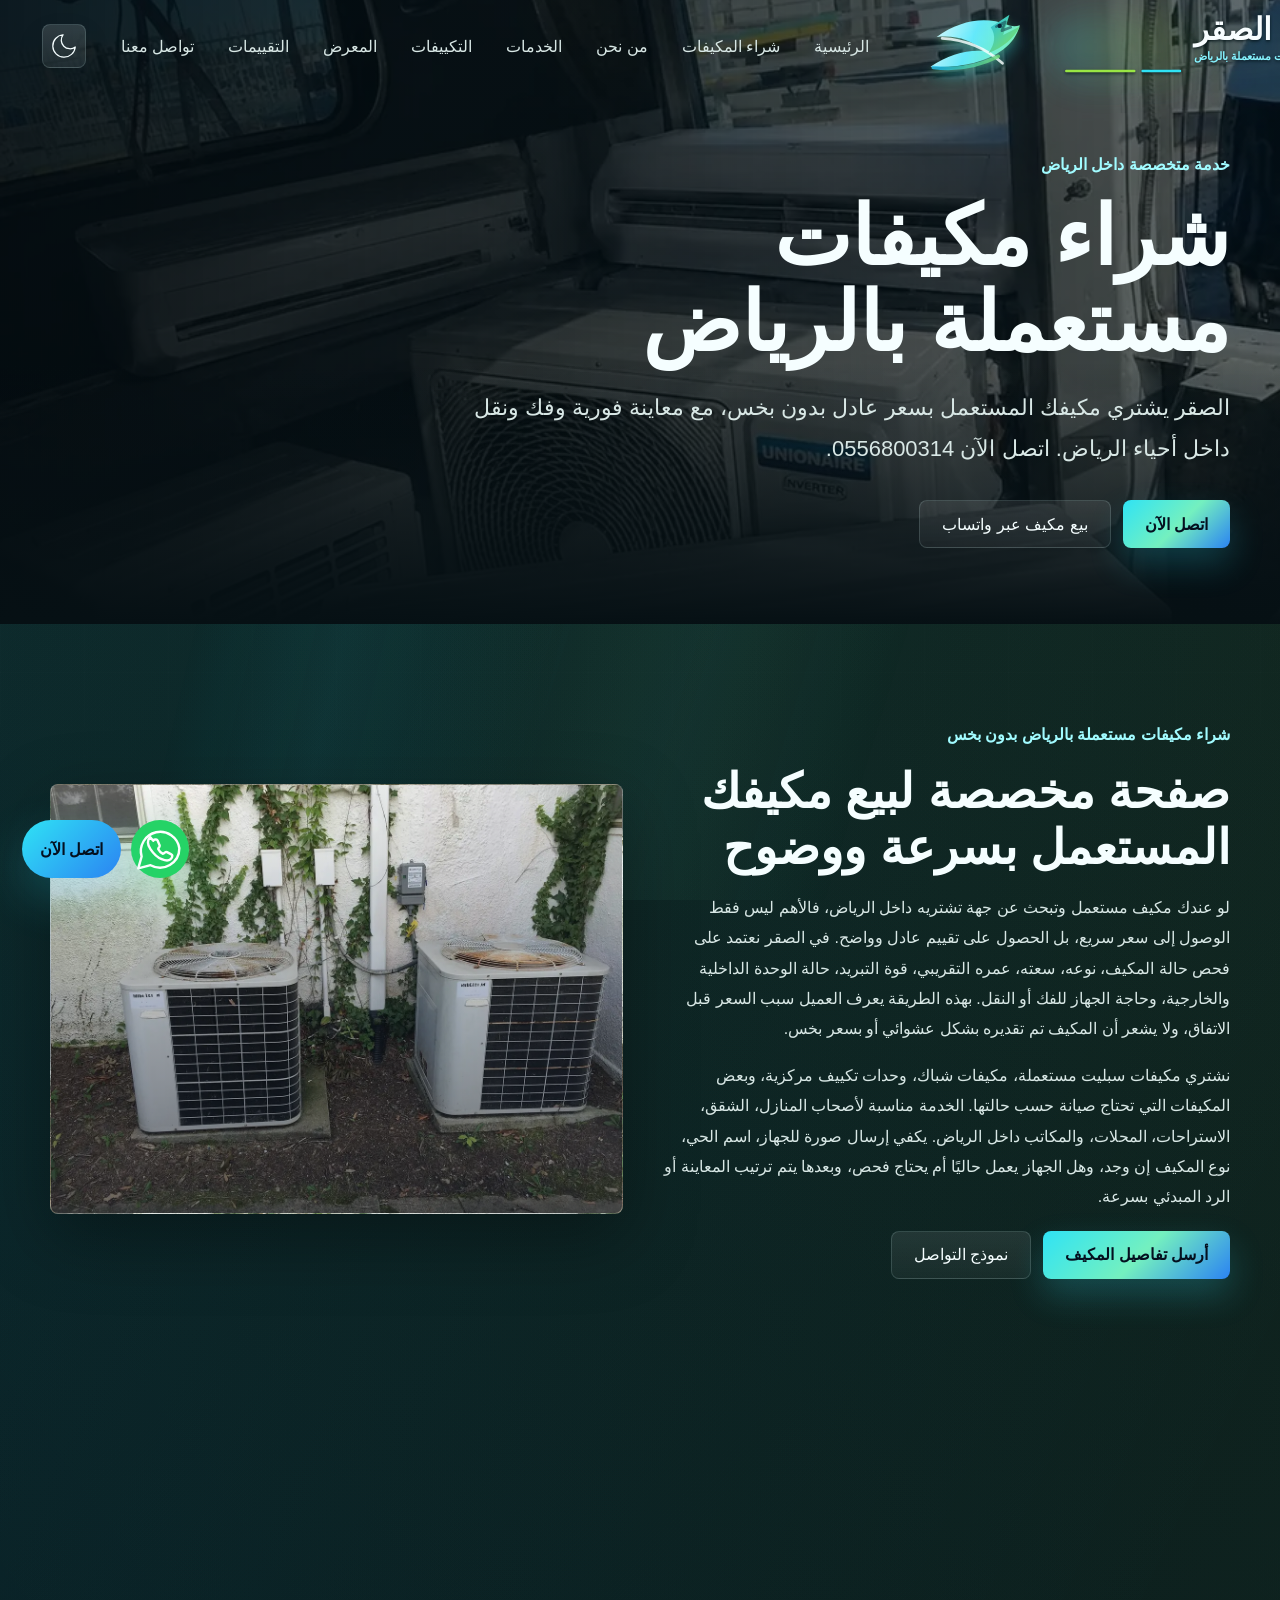
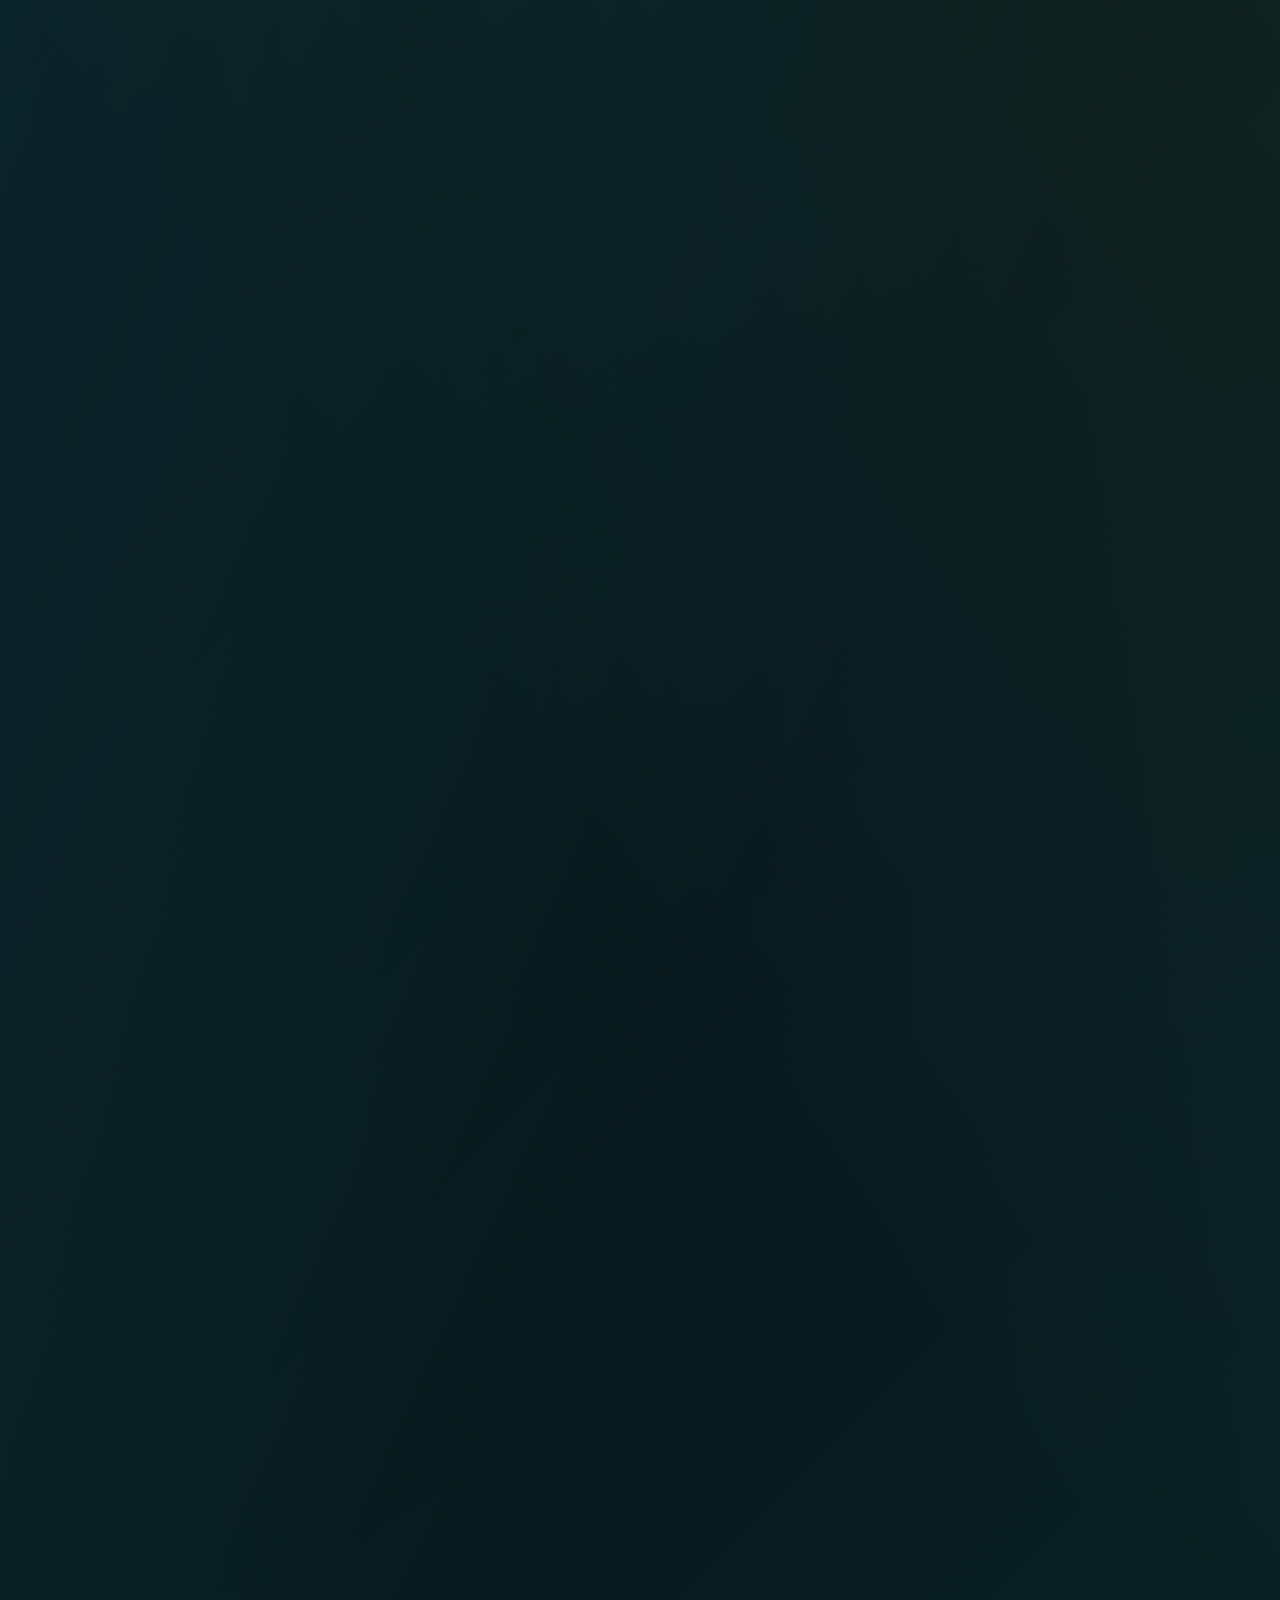
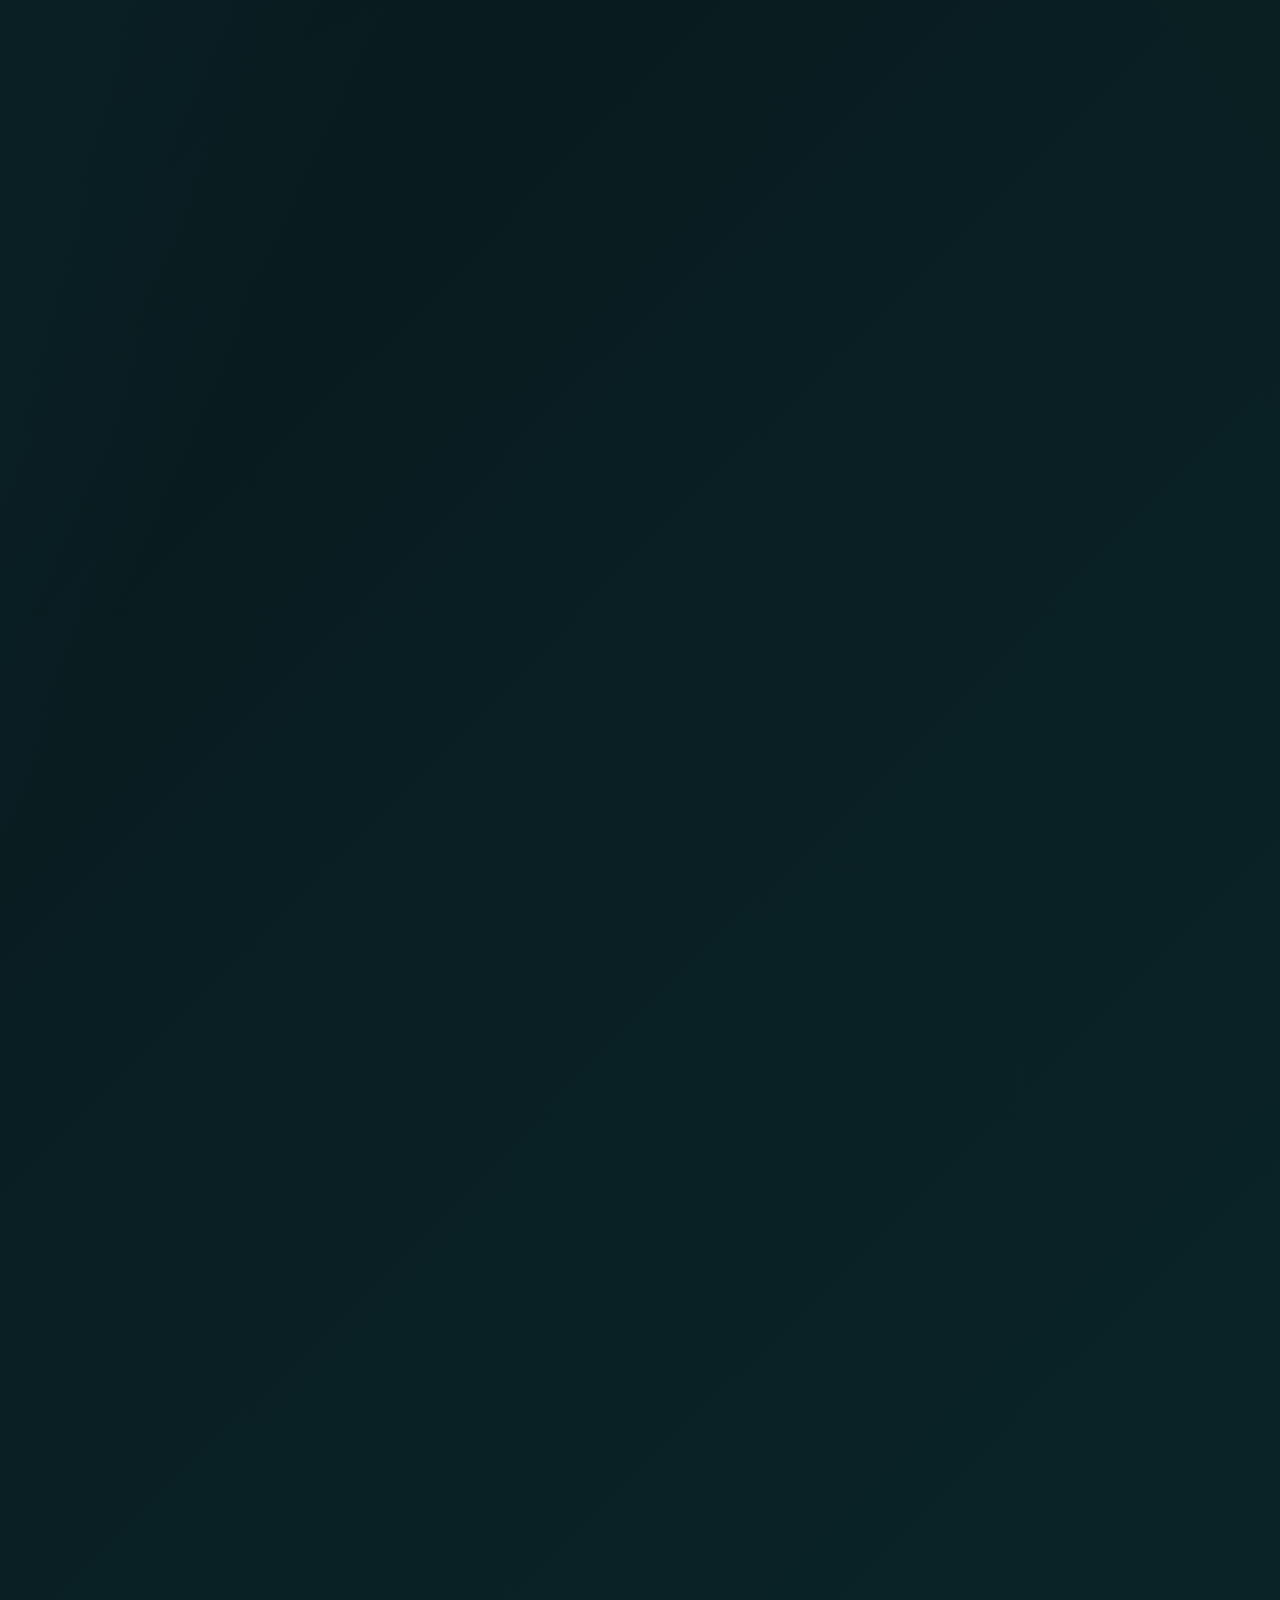
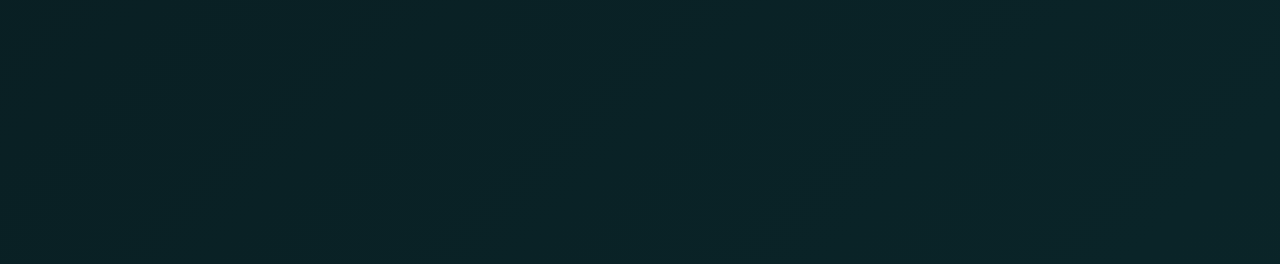
<file: buy-used-air-conditioners-riyadh.html>
<!doctype html>
<html lang="ar" dir="rtl">
<head>
  <meta charset="utf-8">
  <meta name="viewport" content="width=device-width, initial-scale=1">
  <meta name="description" content="شراء مكيفات مستعملة بالرياض من الصقر بدون بخس. نشتري مكيفات سبليت وشباك ومركزي وخربانة بسعر عادل مع معاينة فورية وفك ونقل داخل الرياض. اتصل 0556800314.">
  <meta name="keywords" content="شراء مكيفات مستعملة بالرياض, شراء مكيفات مستعملة في الرياض, نشتري مكيفات مستعملة بالرياض, بيع مكيف مستعمل بالرياض, شراء مكيف سبليت مستعمل بالرياض, شراء مكيفات شباك مستعملة بالرياض">
  <meta name="robots" content="index, follow">
  <meta name="theme-color" content="#061923">
  <meta name="author" content="الصقر">
  <meta property="og:locale" content="ar_SA">
  <meta property="og:type" content="article">
  <meta property="og:site_name" content="الصقر">
  <meta property="og:title" content="شراء مكيفات مستعملة بالرياض | الصقر">
  <meta property="og:description" content="صفحة متخصصة لخدمة شراء المكيفات المستعملة بالرياض: معاينة، تقييم، فك، نقل، ودفع مباشر بسعر عادل بدون بخس.">
  <meta property="og:image" content="https://www.usedac-riyadh.com/assets/img/service-technician.webp">
  <meta property="og:url" content="https://www.usedac-riyadh.com/buy-used-air-conditioners-riyadh">
  <meta name="twitter:card" content="summary_large_image">
  <meta name="twitter:title" content="شراء مكيفات مستعملة بالرياض | الصقر">
  <meta name="twitter:description" content="نشتري مكيفك المستعمل في الرياض بسعر عادل مع معاينة فورية وفك ونقل. اتصل 0556800314.">
  <meta name="twitter:image" content="https://www.usedac-riyadh.com/assets/img/service-technician.webp">
  <link rel="canonical" href="https://www.usedac-riyadh.com/buy-used-air-conditioners-riyadh">
  <link rel="preload" as="image" href="assets/img/service-technician.webp" fetchpriority="high">
  <title>شراء مكيفات مستعملة بالرياض | الصقر | 0556800314</title>
  <link rel="icon" href="assets/logo.svg" type="image/svg+xml">
  <link rel="stylesheet" href="styles.min.css">
</head>
<body>
  <main>
    <section class="page-hero" style="--page-img:url('assets/img/service-technician.webp')">
      <div class="container reveal">
        <p class="eyebrow">خدمة متخصصة داخل الرياض</p>
        <h1>شراء مكيفات مستعملة بالرياض</h1>
        <p class="lead">الصقر يشتري مكيفك المستعمل بسعر عادل بدون بخس، مع معاينة فورية وفك ونقل داخل أحياء الرياض. اتصل الآن 0556800314.</p>
        <div class="hero-actions">
          <a class="btn primary" href="tel:+966556800314">اتصل الآن</a>
          <a class="btn ghost" href="https://wa.me/966556800314?text=%D8%A3%D8%B1%D9%8A%D8%AF%20%D8%A8%D9%8A%D8%B9%20%D9%85%D9%83%D9%8A%D9%81%20%D9%85%D8%B3%D8%AA%D8%B9%D9%85%D9%84%20%D8%A8%D8%A7%D9%84%D8%B1%D9%8A%D8%A7%D8%B6">بيع مكيف عبر واتساب</a>
        </div>
      </div>
    </section>

    <section class="section">
      <div class="container split">
        <article class="reveal">
          <p class="eyebrow">شراء مكيفات مستعملة بالرياض بدون بخس</p>
          <h2>صفحة مخصصة لبيع مكيفك المستعمل بسرعة ووضوح</h2>
          <p>لو عندك مكيف مستعمل وتبحث عن جهة تشتريه داخل الرياض، فالأهم ليس فقط الوصول إلى سعر سريع، بل الحصول على تقييم عادل وواضح. في الصقر نعتمد على فحص حالة المكيف، نوعه، سعته، عمره التقريبي، قوة التبريد، حالة الوحدة الداخلية والخارجية، وحاجة الجهاز للفك أو النقل. بهذه الطريقة يعرف العميل سبب السعر قبل الاتفاق، ولا يشعر أن المكيف تم تقديره بشكل عشوائي أو بسعر بخس.</p>
          <p>نشتري مكيفات سبليت مستعملة، مكيفات شباك، وحدات تكييف مركزية، وبعض المكيفات التي تحتاج صيانة حسب حالتها. الخدمة مناسبة لأصحاب المنازل، الشقق، الاستراحات، المحلات، والمكاتب داخل الرياض. يكفي إرسال صورة للجهاز، اسم الحي، نوع المكيف إن وجد، وهل الجهاز يعمل حاليًا أم يحتاج فحص، وبعدها يتم ترتيب المعاينة أو الرد المبدئي بسرعة.</p>
          <div class="article-cta">
            <a class="btn primary" href="https://wa.me/966556800314?text=%D8%A3%D8%B1%D9%8A%D8%AF%20%D8%AA%D9%82%D9%8A%D9%8A%D9%85%20%D9%85%D9%83%D9%8A%D9%81%20%D9%85%D8%B3%D8%AA%D8%B9%D9%85%D9%84%20%D9%84%D9%84%D8%A8%D9%8A%D8%B9%20%D8%AF%D8%A7%D8%AE%D9%84%20%D8%A7%D9%84%D8%B1%D9%8A%D8%A7%D8%B6">أرسل تفاصيل المكيف</a>
            <a class="btn ghost" href="contact.html">نموذج التواصل</a>
          </div>
        </article>
        <div class="media-frame reveal" style="background-image:url('assets/img/old-units.webp')" role="img" aria-label="مكيفات مستعملة جاهزة للمعاينة والشراء في الرياض"></div>
      </div>
    </section>

    <section class="section">
      <div class="container">
        <div class="section-heading reveal">
          <p class="eyebrow">طريقة العمل</p>
          <h2>كيف تتم خدمة شراء المكيف المستعمل؟</h2>
          <p>خطوات بسيطة تساعدك تبيع المكيف بسرعة من غير انتظار طويل أو زيارات غير واضحة.</p>
        </div>
        <div class="grid-4">
          <article class="card"><h3>إرسال البيانات</h3><p>ارسل صورة المكيف، الحي، النوع، السعة إن وجدت، وهل الجهاز يعمل أو متوقف.</p></article>
          <article class="card"><h3>تقييم مبدئي</h3><p>نراجع التفاصيل ونوضح لك هل الجهاز مناسب للشراء أو يحتاج معاينة قبل السعر النهائي.</p></article>
          <article class="card"><h3>معاينة وفحص</h3><p>يتم فحص التبريد، الصوت، الكمبرسور، الفريون، والوحدة الداخلية والخارجية.</p></article>
          <article class="card"><h3>اتفاق وفك ونقل</h3><p>بعد الاتفاق يتم الدفع وترتيب الفك والنقل بطريقة آمنة حسب حالة ومكان الجهاز.</p></article>
        </div>
      </div>
    </section>

    <section class="section">
      <div class="container split">
        <div class="media-frame reveal" style="background-image:url('assets/img/split-wall.webp')" role="img" aria-label="شراء مكيف سبليت مستعمل بالرياض"></div>
        <article class="reveal">
          <p class="eyebrow">أنواع المكيفات التي نشتريها</p>
          <h2>نشتري سبليت وشباك ومركزي داخل الرياض</h2>
          <p>خدمة شراء مكيفات مستعملة بالرياض تشمل أكثر من نوع. مكيف السبليت غالبًا يتم تقييمه حسب السعة، الماركة، قوة التبريد، وحالة النحاس والوحدة الخارجية. مكيف الشباك يتم تقييمه حسب نظافة الجهاز، قوة الهواء، الصوت، وحالة الهيكل. أما التكييف المركزي أو الوحدات الأكبر فتحتاج فحصًا أدق لأنها ترتبط بمكان التركيب وحالة التمديدات والاستخدام السابق.</p>
          <p>لا يشترط أن يكون المكيف جديدًا أو بلا خدوش. المهم أن تكون الحالة واضحة. حتى لو كان المكيف يحتاج تنظيفًا أو صيانة بسيطة، يمكن تقييمه حسب وضعه الحقيقي. ولو كان الجهاز خربانًا أو متوقفًا، يتم تحديد إمكانية شرائه حسب النوع والقطع المتاحة وقيمة النقل والفك.</p>
        </article>
      </div>
    </section>

    <section class="section article-feature">
      <div class="container">
        <article class="seo-article reveal">
          <p class="eyebrow">دليل بيع المكيف المستعمل</p>
          <h2>كيف تحصل على أفضل سعر عند بيع مكيف مستعمل بالرياض؟</h2>
          <p>للحصول على سعر أفضل، جهز أهم المعلومات قبل التواصل: نوع المكيف، الماركة، السعة، سنة الشراء أو العمر التقريبي، هل يوجد ريموت، هل المكيف يعمل حاليًا، وهل يحتاج فك من مكانه. وجود صور واضحة للوحدة الداخلية والخارجية يساعد على إعطاء تصور أسرع ويقلل وقت المعاينة. إذا كان المكيف نظيفًا وتم تشغيله مؤخرًا، اذكر ذلك لأن حالة التشغيل تؤثر على التقييم.</p>
          <p>من المهم أيضًا معرفة أن السعر لا يعتمد على الاسم التجاري فقط. قد يكون هناك مكيف ماركة قوية لكن حالته ضعيفة أو يحتاج كمبرسور، وقد يكون مكيف متوسط لكنه نظيف ويعمل بكفاءة. لذلك نركز في الصقر على الفحص العملي: التبريد، الصوت، تسريب الماء، ضغط الفريون، حالة المواسير، وثبات التركيب. هذه التفاصيل هي التي تجعل السعر عادلًا للطرفين.</p>
          <p>إذا كنت تريد بيع أكثر من مكيف في نفس الموقع، مثل شقة كاملة أو استراحة أو مكتب، فمن الأفضل إرسال عدد الأجهزة وأنواعها ومكانها داخل الرياض. شراء أكثر من جهاز في زيارة واحدة قد يجعل العملية أسرع وأسهل من ناحية الفك والنقل، ويساعد على تقديم عرض أوضح. هدف الصفحة هو أن يعرف جوجل والعميل أن هذه خدمة متخصصة لشراء المكيفات المستعملة في الرياض، وليست مجرد خدمة عامة بين خدمات كثيرة.</p>
        </article>
      </div>
    </section>

    <section class="section">
      <div class="container">
        <div class="section-heading reveal">
          <p class="eyebrow">أسئلة مهمة</p>
          <h2>أسئلة عن شراء مكيفات مستعملة بالرياض</h2>
        </div>
        <div class="knowledge-grid">
          <article class="knowledge-card reveal"><h3>هل الصقر يشتري المكيفات الخربانة؟</h3><p>نشتري بعض المكيفات الخربانة حسب النوع والحالة وقيمة القطع والفك والنقل. أرسل تفاصيل الجهاز لتقييمه.</p></article>
          <article class="knowledge-card reveal"><h3>هل يوجد فك ونقل؟</h3><p>نعم، بعد الاتفاق يمكن ترتيب فك ونقل المكيف داخل الرياض حسب مكان الجهاز وحالته.</p></article>
          <article class="knowledge-card reveal"><h3>ما أسرع طريقة للحصول على سعر؟</h3><p>أرسل صورة واضحة، نوع المكيف، الحي، وهل الجهاز يعمل. كلما كانت البيانات أوضح كان الرد أسرع.</p></article>
          <article class="knowledge-card reveal"><h3>هل السعر نهائي من الصور فقط؟</h3><p>الصور تساعد على تقييم مبدئي، لكن السعر النهائي يكون بعد الفحص أو التأكد من حالة التشغيل.</p></article>
        </div>
      </div>
    </section>

    <section class="contact-strip">
      <div class="container contact-ribbon reveal">
        <div>
          <p class="eyebrow">بيع مكيفك الآن</p>
          <h2>شراء مكيفات مستعملة بالرياض - الصقر</h2>
          <p>اتصل على 0556800314 أو أرسل تفاصيل المكيف عبر واتساب، وسنرتب معك المعاينة والتقييم بسرعة.</p>
        </div>
        <div class="contact-ribbon-actions">
          <a class="btn primary" href="tel:+966556800314">اتصل 0556800314</a>
          <a class="btn ghost" href="https://wa.me/966556800314?text=%D8%A3%D8%B1%D9%8A%D8%AF%20%D8%A8%D9%8A%D8%B9%20%D9%85%D9%83%D9%8A%D9%81%20%D9%85%D8%B3%D8%AA%D8%B9%D9%85%D9%84%20%D8%A8%D8%A7%D9%84%D8%B1%D9%8A%D8%A7%D8%B6">واتساب الآن</a>
        </div>
      </div>
    </section>
  </main>
  <footer class="footer"></footer>
  <script src="app.min.js"></script>
  <script src="content.min.js"></script>
  <script type="application/ld+json">
  {
    "@context": "https://schema.org",
    "@graph": [
      {
        "@type": "Service",
        "@id": "https://www.usedac-riyadh.com/buy-used-air-conditioners-riyadh#service",
        "name": "شراء مكيفات مستعملة بالرياض",
        "description": "خدمة شراء مكيفات مستعملة بالرياض من الصقر مع معاينة وفك ونقل وتقييم عادل.",
        "provider": {
          "@type": "LocalBusiness",
          "name": "الصقر",
          "telephone": "+966556800314",
          "url": "https://www.usedac-riyadh.com/"
        },
        "areaServed": {
          "@type": "City",
          "name": "الرياض"
        },
        "serviceType": "شراء مكيفات مستعملة"
      },
      {
        "@type": "BreadcrumbList",
        "itemListElement": [
          {
            "@type": "ListItem",
            "position": 1,
            "name": "الرئيسية",
            "item": "https://www.usedac-riyadh.com/"
          },
          {
            "@type": "ListItem",
            "position": 2,
            "name": "شراء مكيفات مستعملة بالرياض",
            "item": "https://www.usedac-riyadh.com/buy-used-air-conditioners-riyadh"
          }
        ]
      },
      {
        "@type": "FAQPage",
        "mainEntity": [
          {
            "@type": "Question",
            "name": "هل الصقر يشتري المكيفات الخربانة؟",
            "acceptedAnswer": {
              "@type": "Answer",
              "text": "نشتري بعض المكيفات الخربانة حسب النوع والحالة وقيمة القطع والفك والنقل."
            }
          },
          {
            "@type": "Question",
            "name": "هل يوجد فك ونقل؟",
            "acceptedAnswer": {
              "@type": "Answer",
              "text": "نعم، بعد الاتفاق يمكن ترتيب فك ونقل المكيف داخل الرياض حسب مكان الجهاز وحالته."
            }
          }
        ]
      }
    ]
  }
  </script>
</body>
</html>
</file>
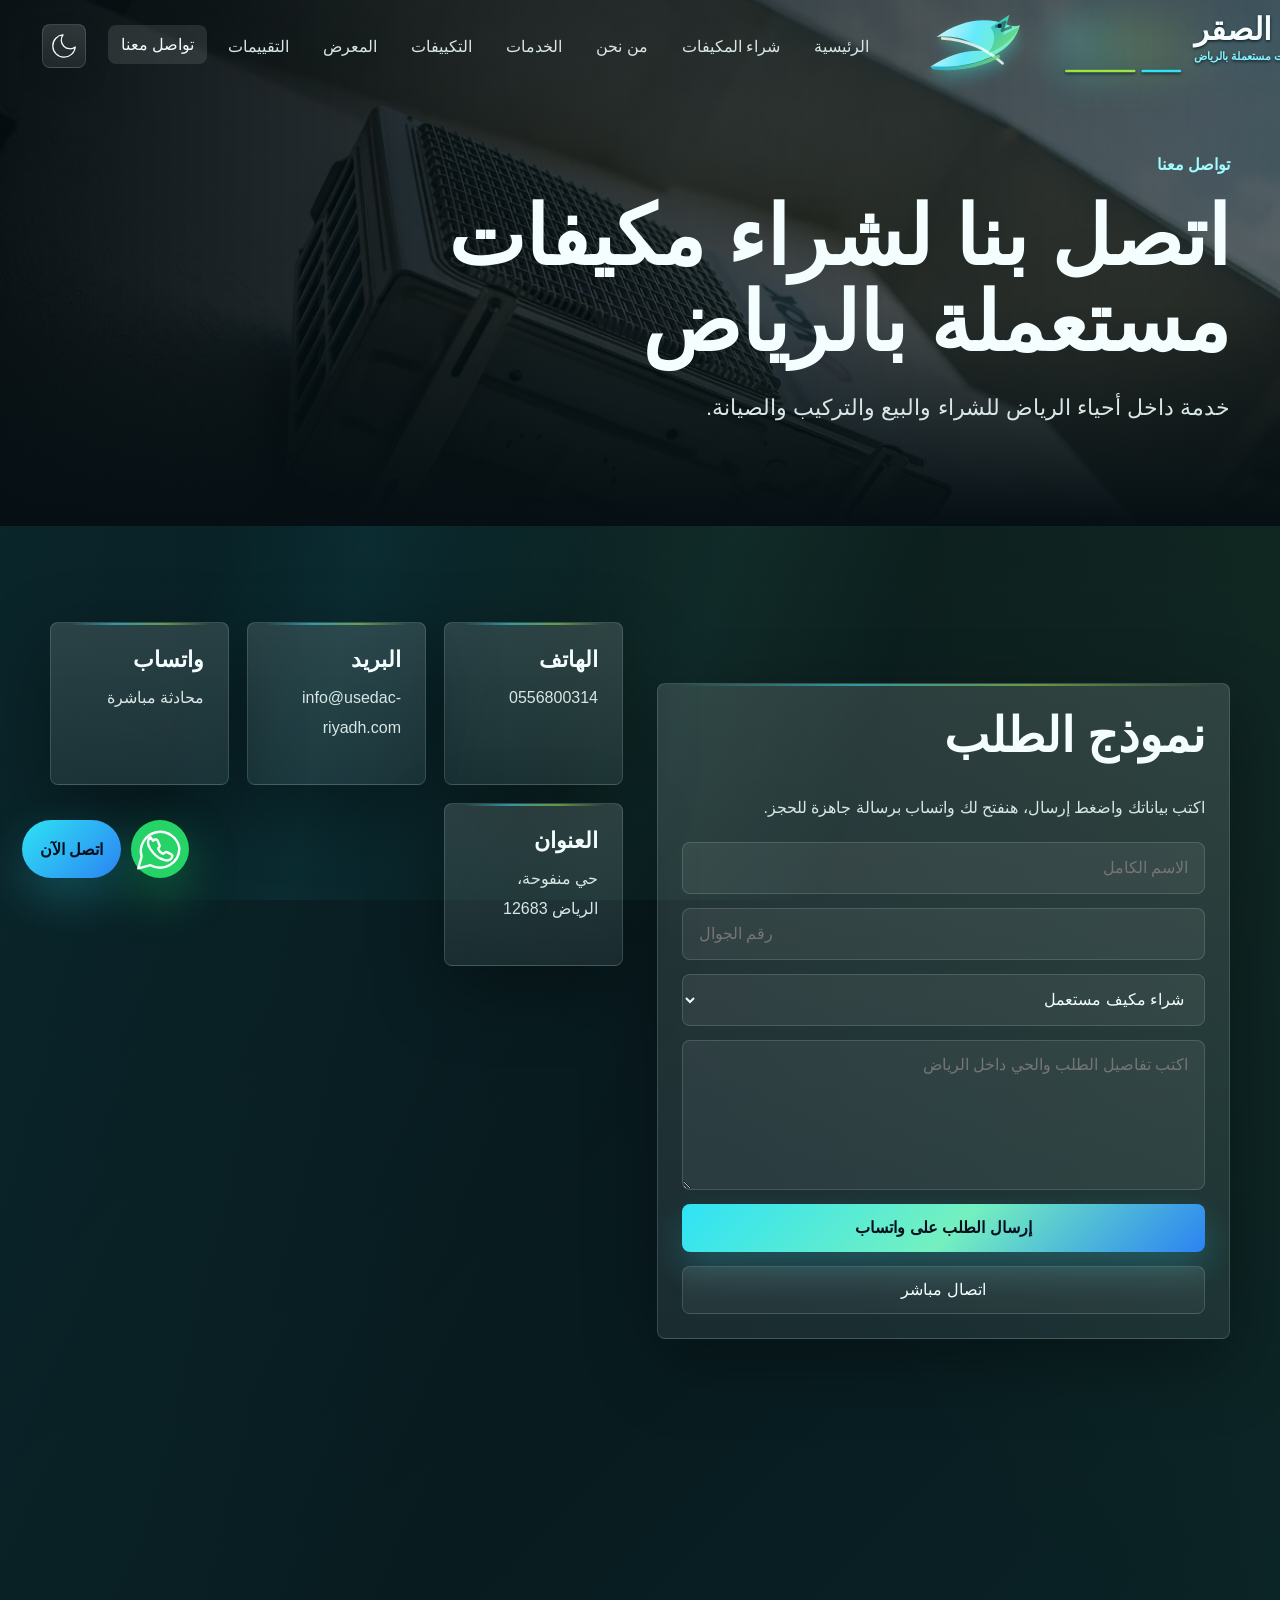
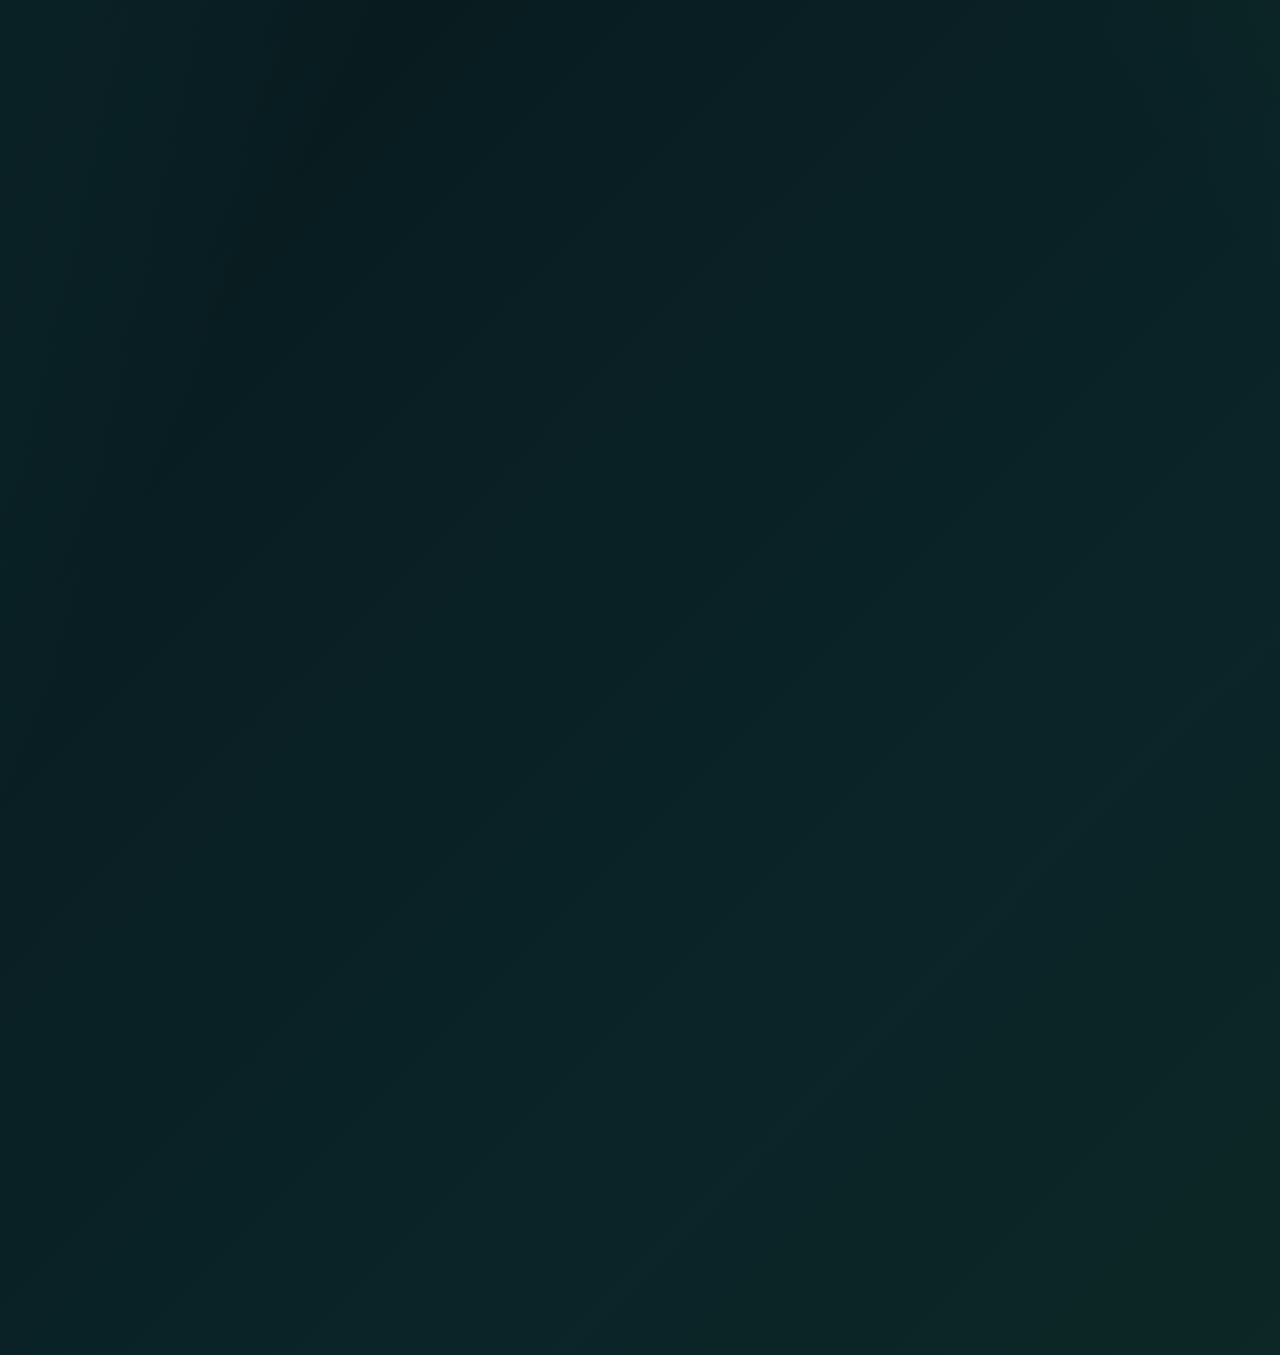
<file: contact.html>
﻿<!doctype html>
<html lang="ar" dir="rtl">
<head>
  <meta charset="utf-8">
  <meta name="viewport" content="width=device-width, initial-scale=1">
  <meta name="description" content="اتصل بالصقر لشراء مكيفات مستعملة بالرياض أو حجز معاينة فورية عبر الهاتف والواتساب لخدمات البيع والصيانة والتركيب.">
  <meta name="robots" content="index, follow">
  <meta name="theme-color" content="#061923">
  <meta property="og:locale" content="ar_SA">
  <meta property="og:type" content="website">
  <meta property="og:site_name" content="الصقر">
  <meta property="og:title" content="اتصل بنا لشراء مكيفات مستعملة بالرياض | الصقر">
  <meta property="og:description" content="احجز معاينة أو تواصل واتساب لبيع أو شراء أو صيانة مكيف داخل الرياض.">
  <meta property="og:image" content="https://www.usedac-riyadh.com/assets/img/outdoor-blue-sky.webp">
  <meta property="og:url" content="https://www.usedac-riyadh.com/contact.html">
  <link rel="canonical" href="https://www.usedac-riyadh.com/contact.html">
  <link rel="preload" as="image" href="assets/img/outdoor-blue-sky.webp" fetchpriority="high">
  <title>اتصل بنا لشراء مكيفات مستعملة بالرياض | الصقر</title>
  <link rel="icon" href="assets/logo.svg" type="image/svg+xml">
  <link rel="stylesheet" href="styles.min.css">
</head>
<body>
  <main>
    <section class="page-hero" style="--page-img:url('assets/img/outdoor-blue-sky.webp')"><div class="container reveal"><p class="eyebrow">تواصل معنا</p><h1>اتصل بنا لشراء مكيفات مستعملة بالرياض</h1><p class="lead">خدمة داخل أحياء الرياض للشراء والبيع والتركيب والصيانة.</p></div></section>
    <section class="section">
      <div class="container split">
        <form class="card form reveal" data-whatsapp-form>
          <h2>نموذج الطلب</h2>
          <p class="form-note">اكتب بياناتك واضغط إرسال، هنفتح لك واتساب برسالة جاهزة للحجز.</p>
          <input class="field" name="name" type="text" placeholder="الاسم الكامل" aria-label="الاسم الكامل" required>
          <input class="field" name="phone" type="tel" placeholder="رقم الجوال" aria-label="رقم الجوال" required>
          <select class="field" name="service" aria-label="نوع الخدمة">
            <option>شراء مكيف مستعمل</option>
            <option>بيع مكيف</option>
            <option>فك وتركيب</option>
            <option>صيانة وتنظيف</option>
            <option>تعبئة فريون</option>
          </select>
          <textarea class="field" name="details" placeholder="اكتب تفاصيل الطلب والحي داخل الرياض" aria-label="تفاصيل الطلب" required></textarea>
          <div class="form-success" role="status">تم تجهيز رسالة الحجز، سيتم تحويلك إلى واتساب الآن.</div>
          <button class="btn primary" type="submit">إرسال الطلب على واتساب</button>
          <a class="btn ghost" href="tel:+966556800314">اتصال مباشر</a>
        </form>
        <div class="reveal">
          <div class="grid-3">
            <article class="card"><h3>الهاتف</h3><p><a href="tel:+966556800314">0556800314</a></p></article>
            <article class="card"><h3>البريد</h3><p><a href="mailto:info@usedac-riyadh.com">info@usedac-riyadh.com</a></p></article>
            <article class="card"><h3>واتساب</h3><p><a href="https://wa.me/966556800314?text=%D8%A3%D8%B1%D9%8A%D8%AF%20%D8%AD%D8%AC%D8%B2%20%D9%85%D8%B9%D8%A7%D9%8A%D9%86%D8%A9%20%D9%85%D9%83%D9%8A%D9%81%20%D8%AF%D8%A7%D8%AE%D9%84%20%D8%A7%D9%84%D8%B1%D9%8A%D8%A7%D8%B6">محادثة مباشرة</a></p></article>
            <article class="card"><h3>العنوان</h3><p><a href="https://www.google.com/maps/search/RCNE2830%D8%8C+2830+%D8%AD%D8%A8%D9%8A%D8%A8+%D8%A8%D9%86+%D8%B9%D8%A8%D8%AF%D8%A7%D9%84%D8%B1%D8%AD%D9%85%D9%86%D8%8C+7283%D8%8C+%D8%AD%D9%8A+%D9%85%D9%86%D9%81%D9%88%D8%AD%D8%A9%D8%8C+%D8%A7%D9%84%D8%B1%D9%8A%D8%A7%D8%B6+12683%D8%8C+%D8%A7%D9%84%D8%B3%D8%B9%D9%88%D8%AF%D9%8A%D8%A9%E2%80%AD/@24.5995,46.7275,17z?hl=ar" target="_blank" rel="noopener">حي منفوحة، الرياض 12683</a></p></article>
          </div>
          <iframe class="map" title="خريطة الصقر للمكيفات في الرياض" loading="lazy" src="https://www.google.com/maps?q=24.5995,46.7275&hl=ar&z=17&output=embed"></iframe>
        </div>
      </div>
    </section>
    <section class="section">
      <div class="container">
        <p class="eyebrow reveal">أسئلة متكررة</p><h2 class="reveal">إجابات سريعة قبل الطلب</h2>
        <div class="card">
          <div class="faq-item open"><button class="faq-q" type="button">هل تشترون جميع أنواع المكيفات؟ <span>+</span></button><div class="faq-a"><p>نعم، نشتري السبليت والشباك والمركزي حسب الحالة والعمر والسعة.</p></div></div>
          <div class="faq-item"><button class="faq-q" type="button">هل توجد معاينة داخل الرياض؟ <span>+</span></button><div class="faq-a"><p>نوفر معاينة ميدانية في أغلب أحياء الرياض مع جدولة مرنة.</p></div></div>
          <div class="faq-item"><button class="faq-q" type="button">هل تقدمون ضمانا على المكيف المستعمل؟ <span>+</span></button><div class="faq-a"><p>نوفر ضمان تشغيل بعد التركيب على الأجهزة المفحوصة حسب حالة كل جهاز.</p></div></div>
          <div class="faq-item"><button class="faq-q" type="button">هل يمكن الدفع عند الاستلام؟ <span>+</span></button><div class="faq-a"><p>نعم، ويتم الاتفاق على التفاصيل قبل التوصيل أو التركيب.</p></div></div>
        </div>
      </div>
    </section>
      <section class="section" aria-labelledby="contact-links-title">
      <div class="container">
        <div class="section-heading reveal"><p class="eyebrow">قبل التواصل</p><h2 id="contact-links-title">صفحات قد تهمك</h2></div>
        <div class="grid-3">
          <article class="card"><h3><a href="/buy-used-air-conditioners-riyadh">شراء مكيفات مستعملة بالرياض</a></h3><p>اعرف طريقة التقييم قبل إرسال الطلب.</p></article>
          <article class="card"><h3><a href="services.html">خدمات شراء المكيفات</a></h3><p>راجع الخدمات المتاحة داخل الرياض.</p></article>
          <article class="card"><h3><a href="reviews.html">تقييمات العملاء</a></h3><p>اقرأ تجارب العملاء مع الصقر.</p></article>
        </div>
      </div>
    </section>
  </main>
  <footer class="footer"></footer>
  <script src="app.min.js"></script>
  <script src="content.min.js"></script>
  <script type="application/ld+json">
  {
    "@context": "https://schema.org",
    "@type": "FAQPage",
    "mainEntity": [
      {
        "@type": "Question",
        "name": "هل تشترون جميع أنواع المكيفات؟",
        "acceptedAnswer": {
          "@type": "Answer",
          "text": "نعم، نشتري السبليت والشباك والمركزي حسب الحالة والعمر والسعة."
        }
      },
      {
        "@type": "Question",
        "name": "هل توجد معاينة داخل الرياض؟",
        "acceptedAnswer": {
          "@type": "Answer",
          "text": "نوفر معاينة ميدانية في أغلب أحياء الرياض مع جدولة مرنة."
        }
      },
      {
        "@type": "Question",
        "name": "هل تقدمون ضمانا على المكيف المستعمل؟",
        "acceptedAnswer": {
          "@type": "Answer",
          "text": "نوفر ضمان تشغيل بعد التركيب على الأجهزة المفحوصة حسب حالة كل جهاز."
        }
      }
    ]
  }
  </script>
  <script type="application/ld+json">
  {
    "@context": "https://schema.org",
    "@type": "BreadcrumbList",
    "itemListElement": [
      {
        "@type": "ListItem",
        "position": 1,
        "name": "الرئيسية",
        "item": "https://www.usedac-riyadh.com/"
      },
      {
        "@type": "ListItem",
        "position": 2,
        "name": "اتصل بنا",
        "item": "https://www.usedac-riyadh.com/contact.html"
      }
    ]
  }
  </script></body>
</html>
</file>
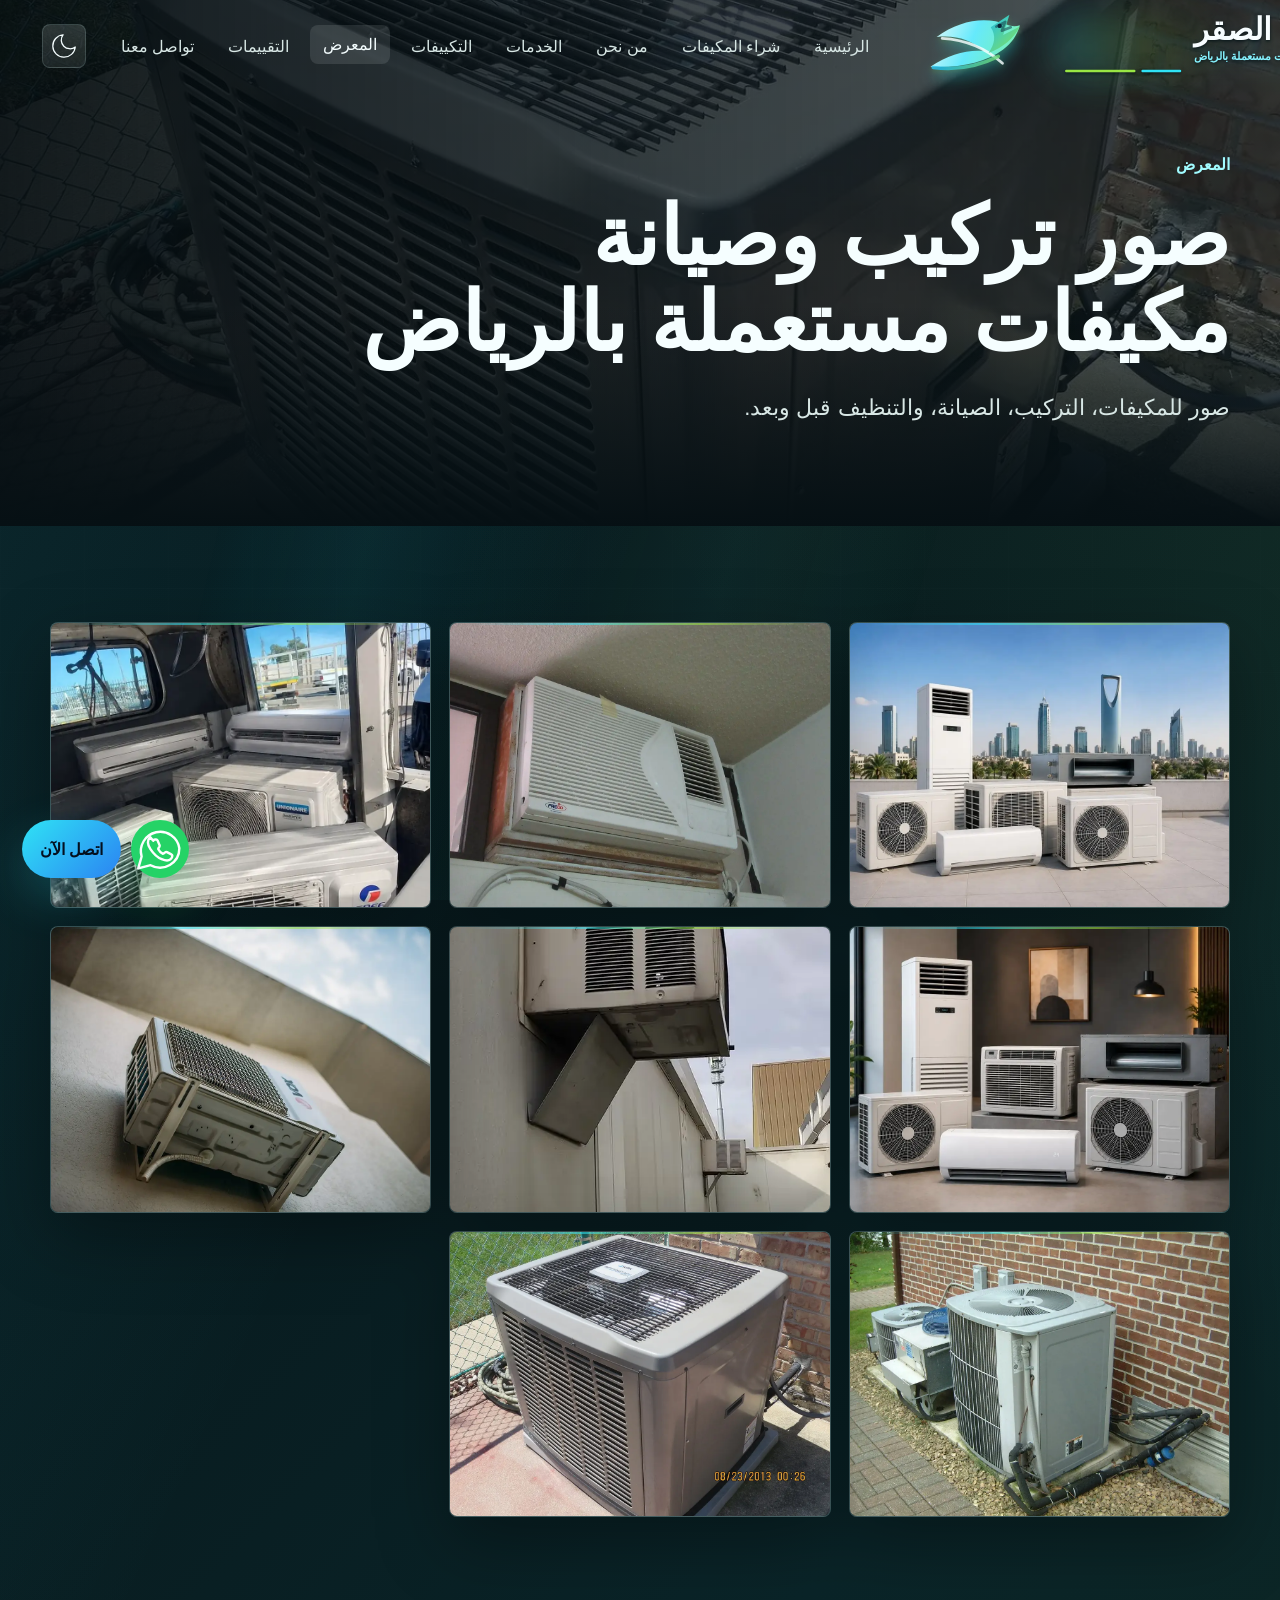
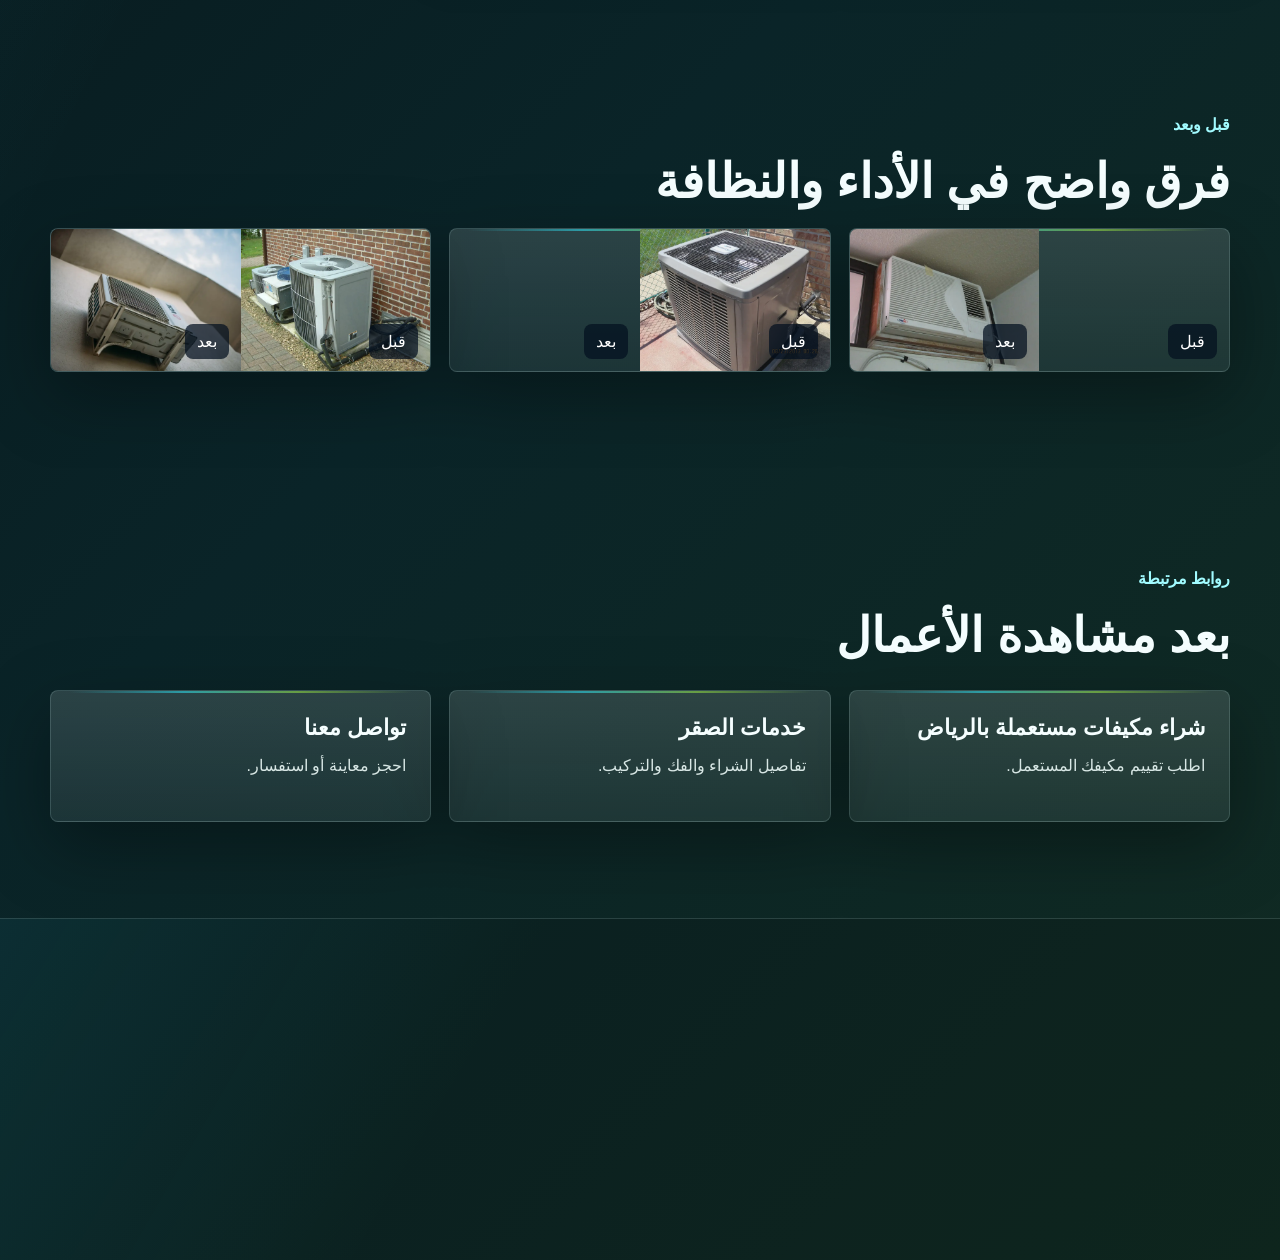
<file: gallery.html>
﻿<!doctype html>
<html lang="ar" dir="rtl">
<head>
  <meta charset="utf-8">
  <meta name="viewport" content="width=device-width, initial-scale=1">
  <meta name="description" content="شاهد صور أعمال الصقر في شراء وتركيب وصيانة مكيفات مستعملة بالرياض وصور قبل وبعد للتنظيف والفك والتركيب.">
  <meta name="robots" content="index, follow">
  <meta name="theme-color" content="#061923">
  <meta property="og:locale" content="ar_SA">
  <meta property="og:type" content="website">
  <meta property="og:site_name" content="الصقر">
  <meta property="og:title" content="صور تركيب وصيانة مكيفات مستعملة بالرياض | الصقر">
  <meta property="og:description" content="معرض صور لأعمال شراء وتركيب وصيانة المكيفات المستعملة بالرياض.">
  <meta property="og:image" content="https://www.usedac-riyadh.com/assets/img/central-hvac.webp">
  <meta property="og:url" content="https://www.usedac-riyadh.com/gallery.html">
  <link rel="canonical" href="https://www.usedac-riyadh.com/gallery.html">
  <link rel="preload" as="image" href="assets/img/central-hvac.webp" fetchpriority="high">
  <title>صور تركيب وصيانة مكيفات مستعملة بالرياض | الصقر</title>
  <link rel="icon" href="assets/logo.svg" type="image/svg+xml">
  <link rel="stylesheet" href="styles.min.css">
</head>
<body>
  <main>
    <section class="page-hero" style="--page-img:url('assets/img/central-hvac.webp')"><div class="container reveal"><p class="eyebrow">المعرض</p><h1>صور تركيب وصيانة مكيفات مستعملة بالرياض</h1><p class="lead">صور للمكيفات، التركيب، الصيانة، والتنظيف قبل وبعد.</p></div></section>
    <section class="section">
      <div class="container">
        <div class="masonry">
          <div class="card gallery-item" data-lightbox="assets/img/technician-install.webp"><img src="assets/img/technician-install.webp" alt="تركيب مكيف سبليت بواسطة فني" width="1536" height="1024" loading="lazy" decoding="async"></div>
          <div class="card gallery-item" data-lightbox="assets/img/maintenance-filter.webp"><img src="assets/img/maintenance-filter.webp" alt="صيانة وتنظيف فلتر مكيف" width="1536" height="1024" loading="lazy" decoding="async"></div>
          <div class="card gallery-item" data-lightbox="assets/img/armaflex.webp"><img src="assets/img/armaflex.webp" alt="تنظيف وتوصيلات مكيف مع عزل المواسير" width="1280" height="960" loading="lazy" decoding="async"></div>
          <div class="card gallery-item" data-lightbox="assets/img/split-wall.webp"><img src="assets/img/split-wall.webp" alt="مكيف سبليت جداري" width="1920" height="1440" loading="lazy" decoding="async"></div>
          <div class="card gallery-item" data-lightbox="assets/img/window-ac.webp"><img src="assets/img/window-ac.webp" alt="مكيف شباك مستعمل" width="1280" height="2774" loading="lazy" decoding="async"></div>
          <div class="card gallery-item" data-lightbox="assets/img/central-hvac.webp"><img src="assets/img/central-hvac.webp" alt="وحدة تكييف خارجية مركزية" width="1920" height="1440" loading="lazy" decoding="async"></div>
          <div class="card gallery-item" data-lightbox="assets/img/service-technician.webp"><img src="assets/img/service-technician.webp" alt="فني مكيفات أثناء المعاينة" width="1086" height="1448" loading="lazy" decoding="async"></div>
          <div class="card gallery-item" data-lightbox="assets/img/outdoor-blue-sky.webp"><img src="assets/img/outdoor-blue-sky.webp" alt="وحدة تكييف خارجية في الهواء" width="1920" height="1282" loading="lazy" decoding="async"></div>
        </div>
      </div>
    </section>
    <section class="section">
      <div class="container">
        <p class="eyebrow reveal">قبل وبعد</p><h2 class="reveal">فرق واضح في الأداء والنظافة</h2>
        <div class="grid-3">
          <div class="card before-after"><figure><img src="assets/img/old-units.webp" alt="قبل تنظيف وصيانة المكيفات" width="1920" height="1440" loading="lazy" decoding="async"><figcaption>قبل</figcaption></figure><figure><img src="assets/img/split-wall.webp" alt="بعد تجهيز مكيف سبليت" width="1920" height="1440" loading="lazy" decoding="async"><figcaption>بعد</figcaption></figure></div>
          <div class="card before-after"><figure><img src="assets/img/central-hvac.webp" alt="قبل صيانة وحدة تكييف مركزية" width="1920" height="1440" loading="lazy" decoding="async"><figcaption>قبل</figcaption></figure><figure><img src="assets/img/remote-control.webp" alt="بعد اختبار تشغيل المكيف" width="1920" height="1282" loading="lazy" decoding="async"><figcaption>بعد</figcaption></figure></div>
          <div class="card before-after"><figure><img src="assets/img/armaflex.webp" alt="قبل عزل وتوصيل مواسير المكيف" width="1280" height="960" loading="lazy" decoding="async"><figcaption>قبل</figcaption></figure><figure><img src="assets/img/outdoor-blue-sky.webp" alt="بعد تركيب وحدة تكييف خارجية" width="1920" height="1282" loading="lazy" decoding="async"><figcaption>بعد</figcaption></figure></div>
        </div>
      </div>
    </section>
      <section class="section" aria-labelledby="gallery-links-title">
      <div class="container">
        <div class="section-heading reveal"><p class="eyebrow">روابط مرتبطة</p><h2 id="gallery-links-title">بعد مشاهدة الأعمال</h2></div>
        <div class="grid-3">
          <article class="card"><h3><a href="/buy-used-air-conditioners-riyadh">شراء مكيفات مستعملة بالرياض</a></h3><p>اطلب تقييم مكيفك المستعمل.</p></article>
          <article class="card"><h3><a href="services.html">خدمات الصقر</a></h3><p>تفاصيل الشراء والفك والتركيب.</p></article>
          <article class="card"><h3><a href="contact.html">تواصل معنا</a></h3><p>احجز معاينة أو استفسار.</p></article>
        </div>
      </div>
    </section>
  </main>
  <footer class="footer"></footer>
  <script src="app.min.js"></script>
  <script src="content.min.js"></script>
  <script type="application/ld+json">
  {
    "@context": "https://schema.org",
    "@type": "BreadcrumbList",
    "itemListElement": [
      {
        "@type": "ListItem",
        "position": 1,
        "name": "الرئيسية",
        "item": "https://www.usedac-riyadh.com/"
      },
      {
        "@type": "ListItem",
        "position": 2,
        "name": "المعرض",
        "item": "https://www.usedac-riyadh.com/gallery.html"
      }
    ]
  }
  </script></body>
</html>
</file>
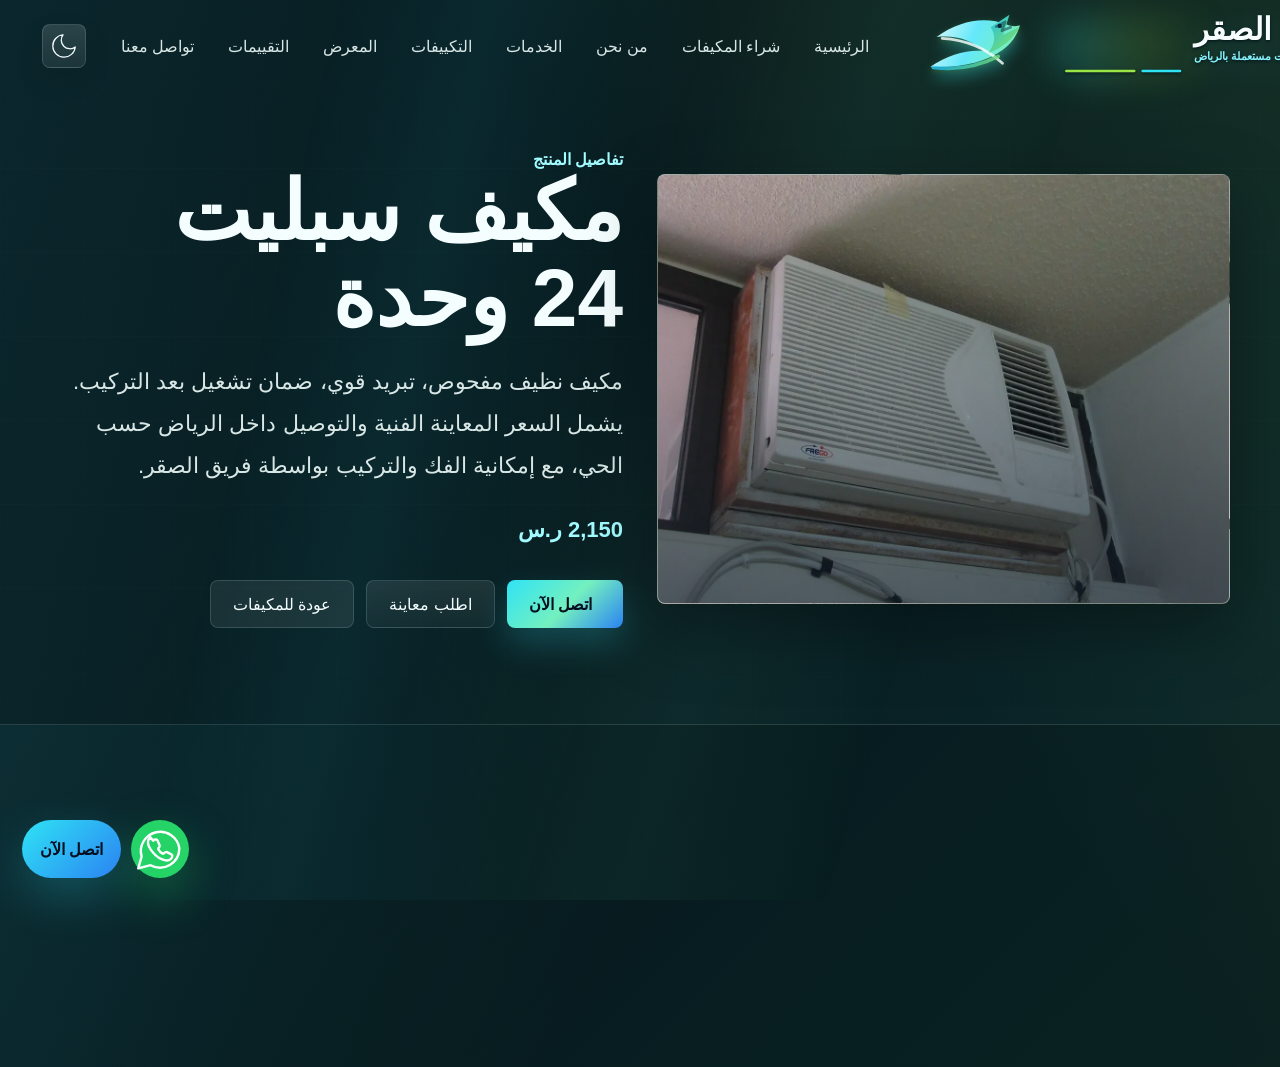
<file: product.html>
﻿<!doctype html>
<html lang="ar" dir="rtl">
<head>
  <meta charset="utf-8">
  <meta name="viewport" content="width=device-width, initial-scale=1">
  <meta name="description" content="تفاصيل مكيف مستعمل مفحوص بالرياض من الصقر مع السعر والمواصفات وخيارات الاتصال والواتساب للشراء أو المعاينة.">
  <meta name="robots" content="noindex, follow">
  <meta name="theme-color" content="#061923">
  <meta property="og:locale" content="ar_SA">
  <meta property="og:type" content="product">
  <meta property="og:site_name" content="الصقر">
  <meta property="og:title" content="تفاصيل مكيف مستعمل بالرياض | الصقر">
  <meta property="og:description" content="تفاصيل وسعر مكيف مستعمل مفحوص داخل الرياض مع تواصل سريع.">
  <meta property="og:image" content="https://www.usedac-riyadh.com/assets/img/split-wall.webp">
  <meta property="og:url" content="https://www.usedac-riyadh.com/product.html">
  <link rel="canonical" href="https://www.usedac-riyadh.com/product.html">
  <title>تفاصيل مكيف مستعمل بالرياض | الصقر</title>
  <link rel="icon" href="assets/logo.svg" type="image/svg+xml">
  <link rel="stylesheet" href="styles.min.css">
</head>
<body>
  <main>
    <section class="section" style="padding-top:150px"><div class="container" data-product-detail><h1>تفاصيل مكيف مستعمل مفحوص بالرياض</h1><p class="lead">اختر مكيفك من الصقر مع فحص واضح وخيارات تواصل سريعة.</p></div></section>
  </main>
  <footer class="footer"></footer>
  <script src="app.min.js"></script>
  <script src="content.min.js"></script>
  <script type="application/ld+json">
  {
    "@context": "https://schema.org",
    "@type": "BreadcrumbList",
    "itemListElement": [
      {
        "@type": "ListItem",
        "position": 1,
        "name": "الرئيسية",
        "item": "https://www.usedac-riyadh.com/"
      },
      {
        "@type": "ListItem",
        "position": 2,
        "name": "تفاصيل مكيف مستعمل",
        "item": "https://www.usedac-riyadh.com/product.html"
      }
    ]
  }
  </script></body>
</html>
</file>
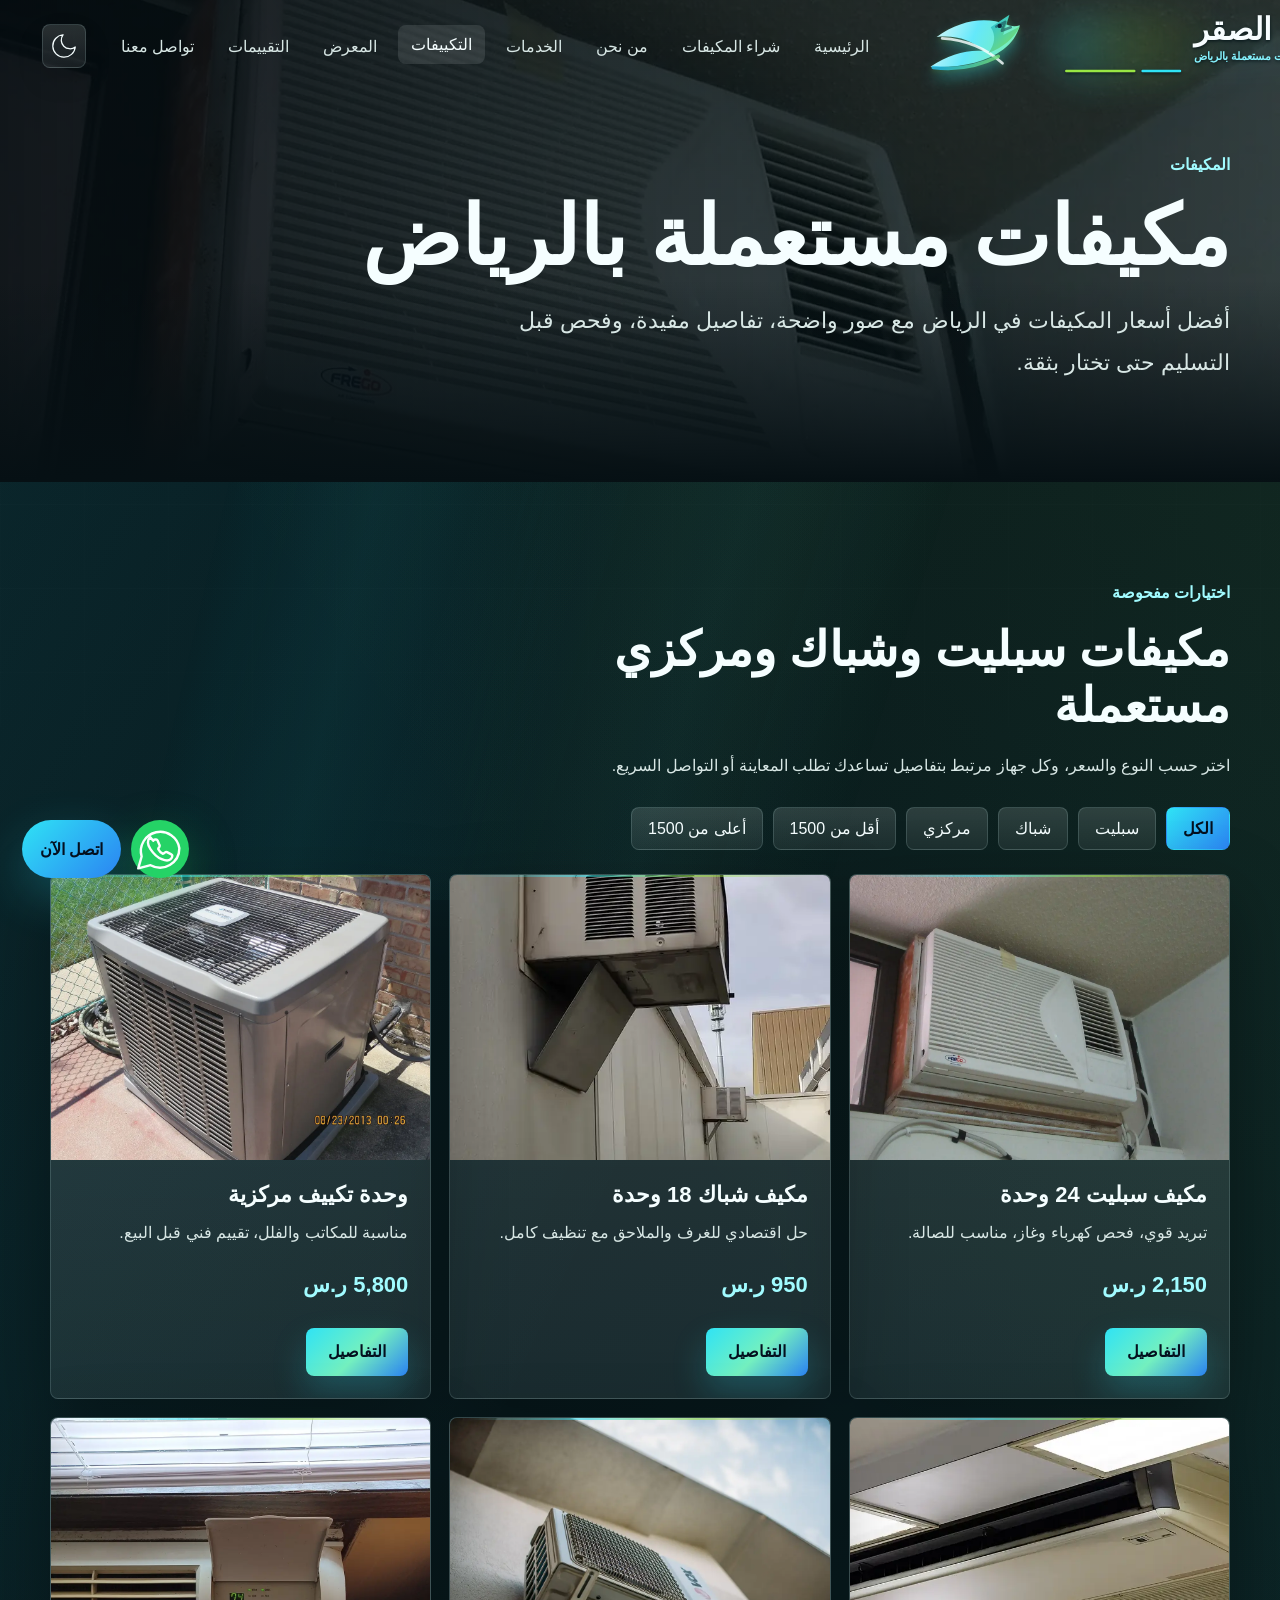
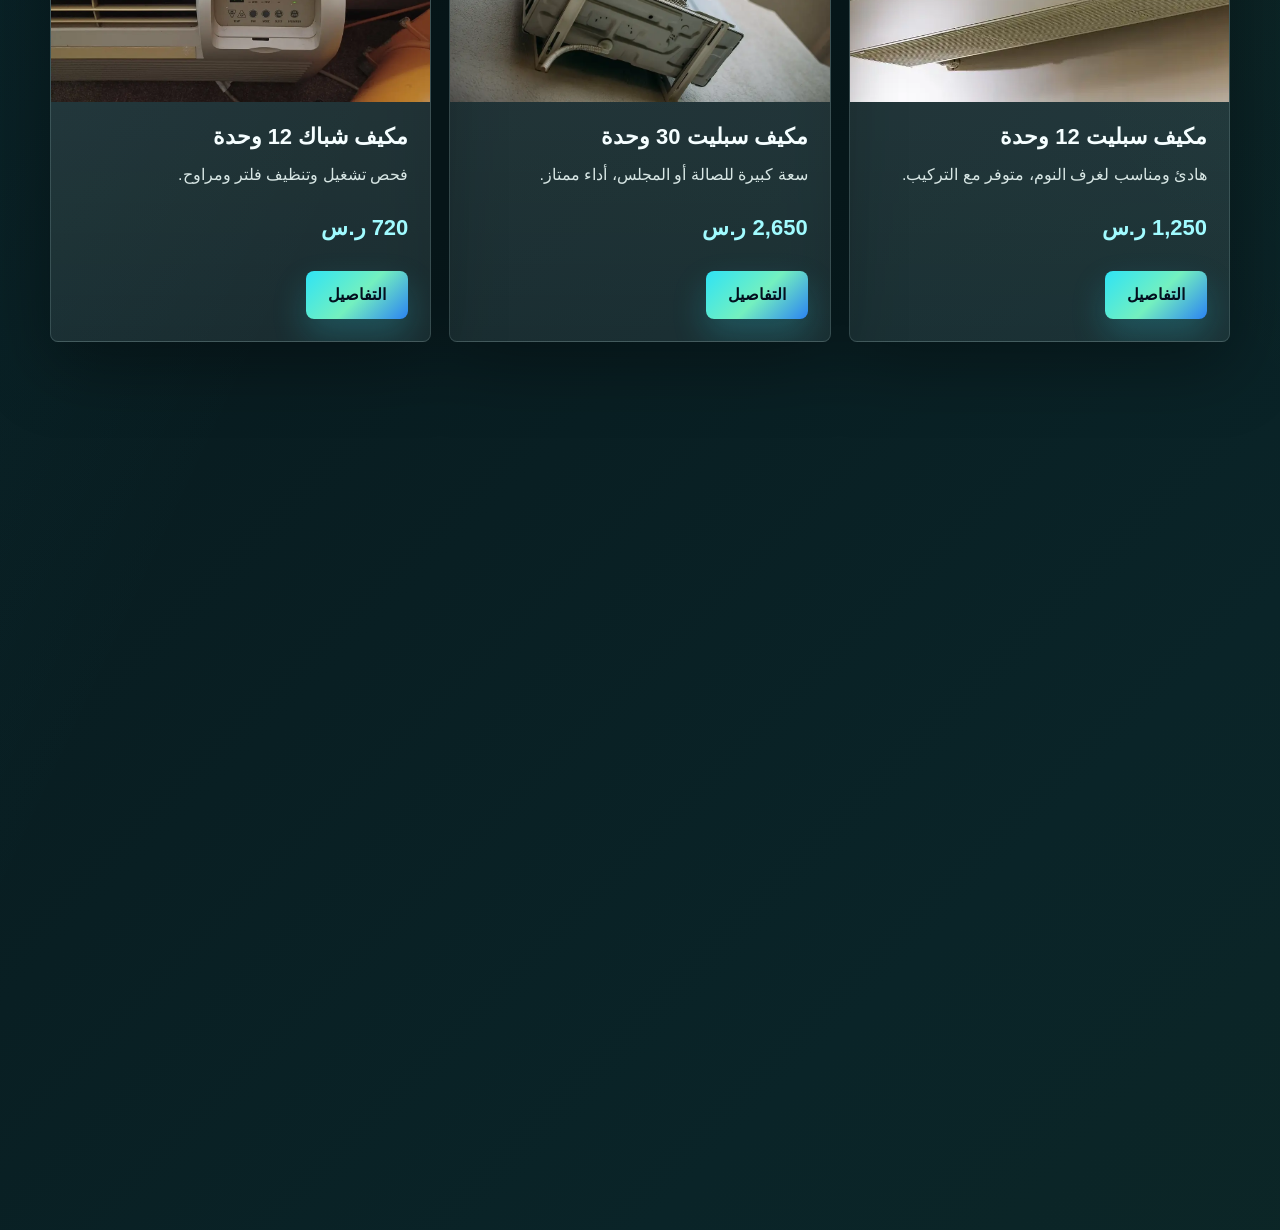
<file: products.html>
﻿<!doctype html>
<html lang="ar" dir="rtl">
<head>
  <meta charset="utf-8">
  <meta name="viewport" content="width=device-width, initial-scale=1">
  <meta name="description" content="مكيفات مستعملة بالرياض للبيع من الصقر بأفضل أسعار المكيفات في الرياض: سبليت وشباك ومركزي مفحوصة مع تركيب وتواصل سريع.">
  <meta name="robots" content="index, follow">
  <meta name="theme-color" content="#061923">
  <meta property="og:locale" content="ar_SA">
  <meta property="og:type" content="website">
  <meta property="og:site_name" content="الصقر">
  <meta property="og:title" content="مكيفات مستعملة بالرياض | أفضل أسعار المكيفات | الصقر">
  <meta property="og:description" content="تصفح مكيفات مستعملة مفحوصة للبيع في الرياض مع تفاصيل السعر والتركيب والتواصل السريع.">
  <meta property="og:image" content="https://www.usedac-riyadh.com/assets/img/split-wall.webp">
  <meta property="og:url" content="https://www.usedac-riyadh.com/products.html">
  <link rel="canonical" href="https://www.usedac-riyadh.com/products.html">
  <link rel="preload" as="image" href="assets/img/split-wall.webp" fetchpriority="high">
  <title>مكيفات مستعملة بالرياض | أفضل أسعار المكيفات | الصقر</title>
  <link rel="icon" href="assets/logo.svg" type="image/svg+xml">
  <link rel="stylesheet" href="styles.min.css">
</head>
<body>
  <main>
    <section class="page-hero" style="--page-img:url('assets/img/split-wall.webp')"><div class="container reveal"><p class="eyebrow">المكيفات</p><h1>مكيفات مستعملة بالرياض</h1><p class="lead">أفضل أسعار المكيفات في الرياض مع صور واضحة، تفاصيل مفيدة، وفحص قبل التسليم حتى تختار بثقة.</p></div></section>
    <section class="section">
      <div class="container">
        <div class="section-heading reveal"><p class="eyebrow">اختيارات مفحوصة</p><h2>مكيفات سبليت وشباك ومركزي مستعملة</h2><p>اختر حسب النوع والسعر، وكل جهاز مرتبط بتفاصيل تساعدك تطلب المعاينة أو التواصل السريع.</p></div>
        <div class="filters reveal">
          <button class="filter-btn active" data-filter="all">الكل</button>
          <button class="filter-btn" data-filter="split">سبليت</button>
          <button class="filter-btn" data-filter="window">شباك</button>
          <button class="filter-btn" data-filter="central">مركزي</button>
          <button class="filter-btn" data-filter="low">أقل من 1500</button>
          <button class="filter-btn" data-filter="high">أعلى من 1500</button>
        </div>
        <div class="product-grid" data-product-grid>
          <article class="card product-card" data-type="split" data-price="high"><img src="assets/img/split-wall.webp" alt="مكيف سبليت 24 وحدة مستعمل للبيع" width="1920" height="1440" loading="lazy" decoding="async"><div class="product-body"><h3>مكيف سبليت 24 وحدة</h3><p>تبريد قوي، فحص كهرباء وغاز، مناسب للصالة.</p><p class="price">2,150 ر.س</p><a class="btn primary" href="product.html?id=split-24">التفاصيل</a></div></article>
          <article class="card product-card" data-type="window" data-price="low"><img src="assets/img/window-ac.webp" alt="مكيف شباك 18 وحدة مستعمل للبيع" width="1280" height="2774" loading="lazy" decoding="async"><div class="product-body"><h3>مكيف شباك 18 وحدة</h3><p>حل اقتصادي للغرف والملاحق مع تنظيف كامل.</p><p class="price">950 ر.س</p><a class="btn primary" href="product.html?id=window-18">التفاصيل</a></div></article>
          <article class="card product-card" data-type="central" data-price="high"><img src="assets/img/central-hvac.webp" alt="وحدة تكييف مركزي مستعملة للبيع" width="1920" height="1440" loading="lazy" decoding="async"><div class="product-body"><h3>وحدة تكييف مركزية</h3><p>مناسبة للمكاتب والفلل، تقييم فني قبل البيع.</p><p class="price">5,800 ر.س</p><a class="btn primary" href="product.html?id=central">التفاصيل</a></div></article>
          <article class="card product-card" data-type="split" data-price="low"><img src="assets/img/hero-ac-luxury.webp" alt="مكيف سبليت 12 وحدة لغرف النوم" width="1920" height="795" loading="lazy" decoding="async"><div class="product-body"><h3>مكيف سبليت 12 وحدة</h3><p>هادئ ومناسب لغرف النوم، متوفر مع التركيب.</p><p class="price">1,250 ر.س</p><a class="btn primary" href="product.html?id=split-24">التفاصيل</a></div></article>
          <article class="card product-card" data-type="split" data-price="high"><img src="assets/img/outdoor-blue-sky.webp" alt="مكيف سبليت 30 وحدة للصالة" width="1920" height="1282" loading="lazy" decoding="async"><div class="product-body"><h3>مكيف سبليت 30 وحدة</h3><p>سعة كبيرة للصالة أو المجلس، أداء ممتاز.</p><p class="price">2,650 ر.س</p><a class="btn primary" href="product.html?id=split-24">التفاصيل</a></div></article>
          <article class="card product-card" data-type="window" data-price="low"><img src="assets/img/packaged-terminal.webp" alt="مكيف شباك 12 وحدة نظيف" width="1920" height="1440" loading="lazy" decoding="async"><div class="product-body"><h3>مكيف شباك 12 وحدة</h3><p>فحص تشغيل وتنظيف فلتر ومراوح.</p><p class="price">720 ر.س</p><a class="btn primary" href="product.html?id=window-18">التفاصيل</a></div></article>
        </div>
      </div>
    </section>
      <section class="section" aria-labelledby="products-links-title">
      <div class="container">
        <div class="section-heading reveal">
          <p class="eyebrow">روابط مهمة</p>
          <h2 id="products-links-title">قبل اختيار المكيف</h2>
        </div>
        <div class="grid-3">
          <article class="card"><h3><a href="/buy-used-air-conditioners-riyadh">شراء مكيفات مستعملة بالرياض</a></h3><p>لو تريد بيع مكيفك المستعمل اطلب تقييمًا سريعًا.</p></article>
          <article class="card"><h3><a href="services.html">فك وتركيب وصيانة</a></h3><p>تعرف على خدمات ما بعد الاختيار.</p></article>
          <article class="card"><h3><a href="reviews.html">تقييمات العملاء</a></h3><p>اطلع على تجارب العملاء قبل التواصل.</p></article>
        </div>
      </div>
    </section>
  </main>
  <footer class="footer"></footer>
  <script src="app.min.js"></script>
  <script src="content.min.js"></script>
  <script type="application/ld+json">
  {
    "@context": "https://schema.org",
    "@type": "BreadcrumbList",
    "itemListElement": [
      {
        "@type": "ListItem",
        "position": 1,
        "name": "الرئيسية",
        "item": "https://www.usedac-riyadh.com/"
      },
      {
        "@type": "ListItem",
        "position": 2,
        "name": "مكيفات مستعملة للبيع",
        "item": "https://www.usedac-riyadh.com/products.html"
      }
    ]
  }
  </script></body>
</html>
</file>
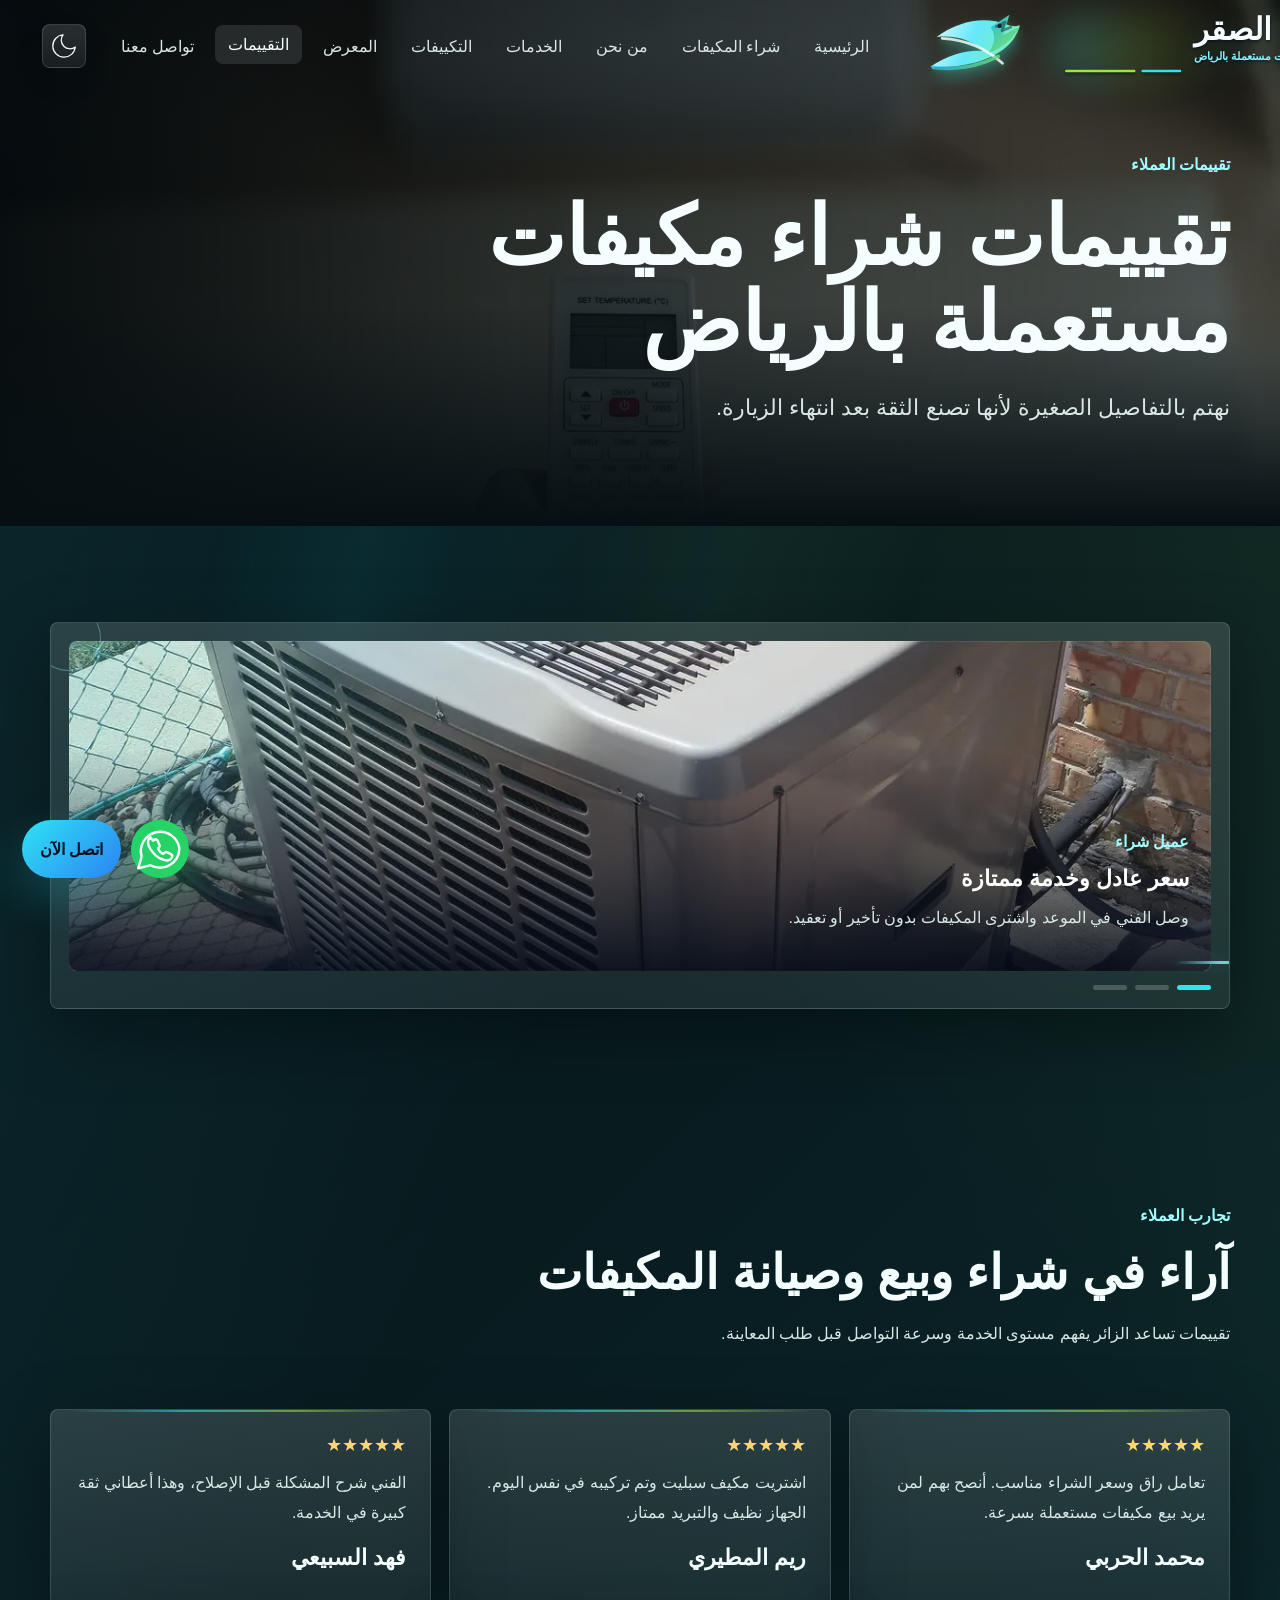
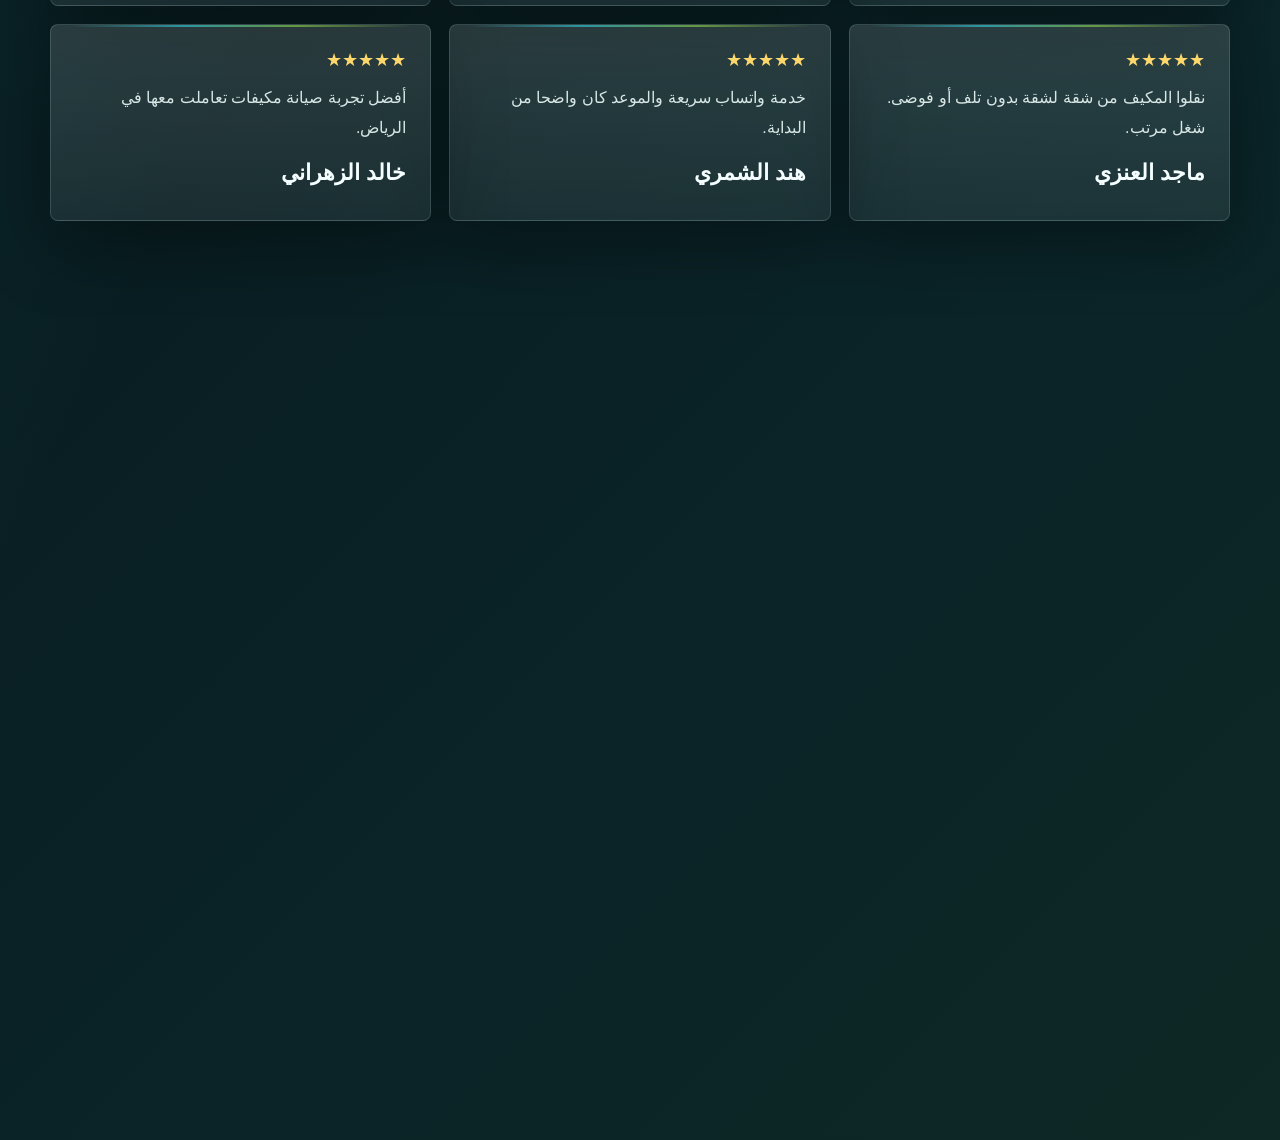
<file: reviews.html>
﻿<!doctype html>
<html lang="ar" dir="rtl">
<head>
  <meta charset="utf-8">
  <meta name="viewport" content="width=device-width, initial-scale=1">
  <meta name="description" content="تقييمات عملاء الصقر في شراء مكيفات مستعملة بالرياض وبيع وصيانة وتركيب المكيفات مع تجارب حقيقية داخل أحياء الرياض.">
  <meta name="robots" content="index, follow">
  <meta name="theme-color" content="#061923">
  <meta property="og:locale" content="ar_SA">
  <meta property="og:type" content="website">
  <meta property="og:site_name" content="الصقر">
  <meta property="og:title" content="تقييمات شراء مكيفات مستعملة بالرياض | الصقر">
  <meta property="og:description" content="آراء وتجارب عملاء الصقر في شراء وبيع وصيانة المكيفات بالرياض.">
  <meta property="og:image" content="https://www.usedac-riyadh.com/assets/img/remote-control.webp">
  <meta property="og:url" content="https://www.usedac-riyadh.com/reviews.html">
  <link rel="canonical" href="https://www.usedac-riyadh.com/reviews.html">
  <link rel="preload" as="image" href="assets/img/remote-control.webp" fetchpriority="high">
  <title>تقييمات شراء مكيفات مستعملة بالرياض | الصقر</title>
  <link rel="icon" href="assets/logo.svg" type="image/svg+xml">
  <link rel="stylesheet" href="styles.min.css">
</head>
<body>
  <main>
    <section class="page-hero" style="--page-img:url('assets/img/remote-control.webp')"><div class="container reveal"><p class="eyebrow">تقييمات العملاء</p><h1>تقييمات شراء مكيفات مستعملة بالرياض</h1><p class="lead">نهتم بالتفاصيل الصغيرة لأنها تصنع الثقة بعد انتهاء الزيارة.</p></div></section>
    <section class="section">
      <div class="container">
        <aside class="hero-panel reveal" data-carousel data-slides='[
          {"tag":"عميل شراء","title":"سعر عادل وخدمة ممتازة","text":"وصل الفني في الموعد واشترى المكيفات بدون تأخير أو تعقيد.","image":"assets/img/central-hvac.webp"},
          {"tag":"عميل تركيب","title":"تركيب نظيف ومرتب","text":"الفريق اهتم بحماية الجدار ونظافة المكان بعد العمل.","image":"assets/img/technician-install.webp"},
          {"tag":"عميل صيانة","title":"التبريد رجع أفضل","text":"تنظيف كامل وفحص للغاز، والنتيجة كانت واضحة من أول تشغيل.","image":"assets/img/maintenance-filter.webp"}
        ]'></aside>
      </div>
    </section>
    <section class="section">
      <div class="container review-grid">
        <div class="section-heading reveal"><p class="eyebrow">تجارب العملاء</p><h2>آراء في شراء وبيع وصيانة المكيفات</h2><p>تقييمات تساعد الزائر يفهم مستوى الخدمة وسرعة التواصل قبل طلب المعاينة.</p></div>
        <article class="card"><div class="stars">★★★★★</div><p>تعامل راق وسعر الشراء مناسب. أنصح بهم لمن يريد بيع مكيفات مستعملة بسرعة.</p><h3>محمد الحربي</h3></article>
        <article class="card"><div class="stars">★★★★★</div><p>اشتريت مكيف سبليت وتم تركيبه في نفس اليوم. الجهاز نظيف والتبريد ممتاز.</p><h3>ريم المطيري</h3></article>
        <article class="card"><div class="stars">★★★★★</div><p>الفني شرح المشكلة قبل الإصلاح، وهذا أعطاني ثقة كبيرة في الخدمة.</p><h3>فهد السبيعي</h3></article>
        <article class="card"><div class="stars">★★★★★</div><p>نقلوا المكيف من شقة لشقة بدون تلف أو فوضى. شغل مرتب.</p><h3>ماجد العنزي</h3></article>
        <article class="card"><div class="stars">★★★★★</div><p>خدمة واتساب سريعة والموعد كان واضحا من البداية.</p><h3>هند الشمري</h3></article>
        <article class="card"><div class="stars">★★★★★</div><p>أفضل تجربة صيانة مكيفات تعاملت معها في الرياض.</p><h3>خالد الزهراني</h3></article>
      </div>
    </section>
      <section class="section" aria-labelledby="reviews-links-title">
      <div class="container">
        <div class="section-heading reveal">
          <p class="eyebrow">ابدأ الآن</p>
          <h2 id="reviews-links-title">روابط بعد قراءة التقييمات</h2>
        </div>
        <div class="grid-3">
          <article class="card"><h3><a href="/buy-used-air-conditioners-riyadh">شراء مكيفات مستعملة بالرياض</a></h3><p>الصفحة الأساسية لطلب بيع أو تقييم مكيف مستعمل.</p></article>
          <article class="card"><h3><a href="products.html">مكيفات مستعملة للبيع</a></h3><p>تصفح المكيفات المتاحة من الصقر.</p></article>
          <article class="card"><h3><a href="contact.html">تواصل معنا</a></h3><p>اطلب اتصال أو واتساب سريع.</p></article>
        </div>
      </div>
    </section>
  </main>
  <footer class="footer"></footer>
  <script src="app.min.js"></script>
  <script src="content.min.js"></script>
  <script type="application/ld+json">
  {
    "@context": "https://schema.org",
    "@type": "BreadcrumbList",
    "itemListElement": [
      {
        "@type": "ListItem",
        "position": 1,
        "name": "الرئيسية",
        "item": "https://www.usedac-riyadh.com/"
      },
      {
        "@type": "ListItem",
        "position": 2,
        "name": "التقييمات",
        "item": "https://www.usedac-riyadh.com/reviews.html"
      }
    ]
  }
  </script></body>
</html>
</file>
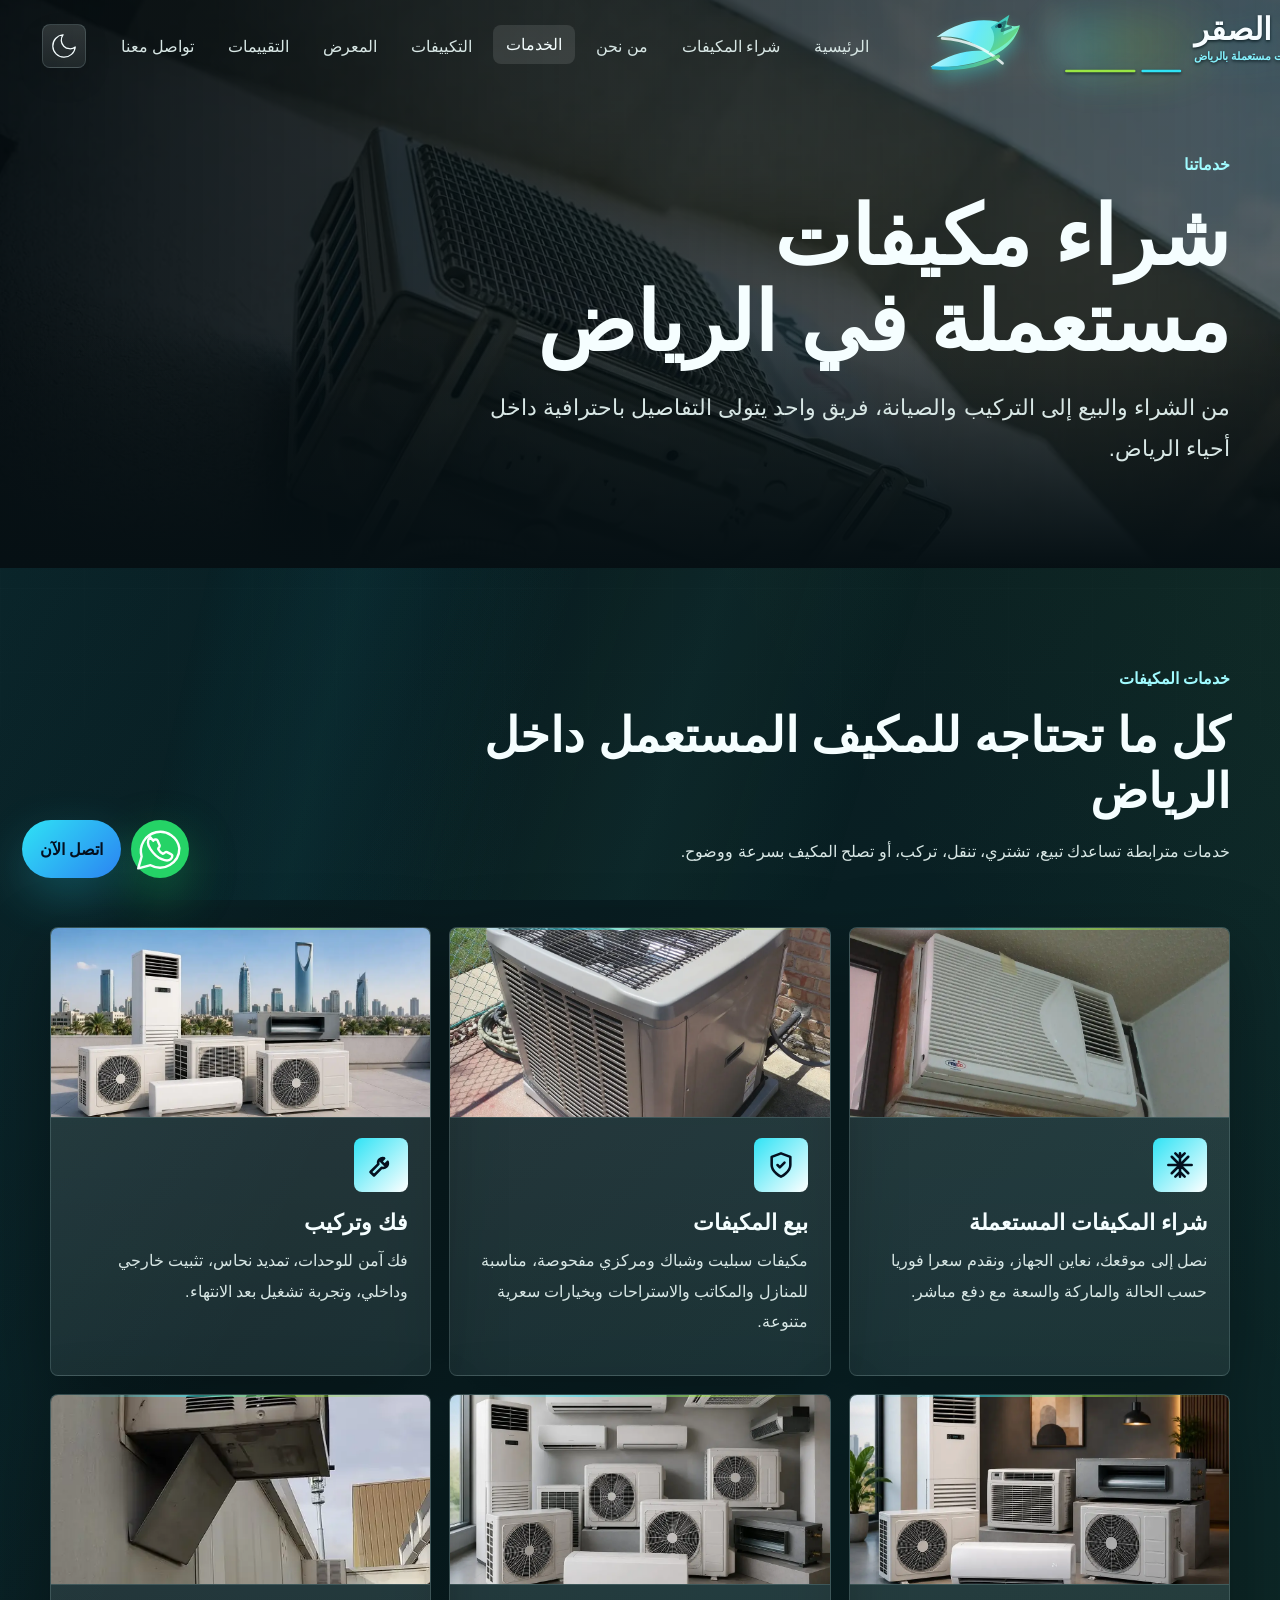
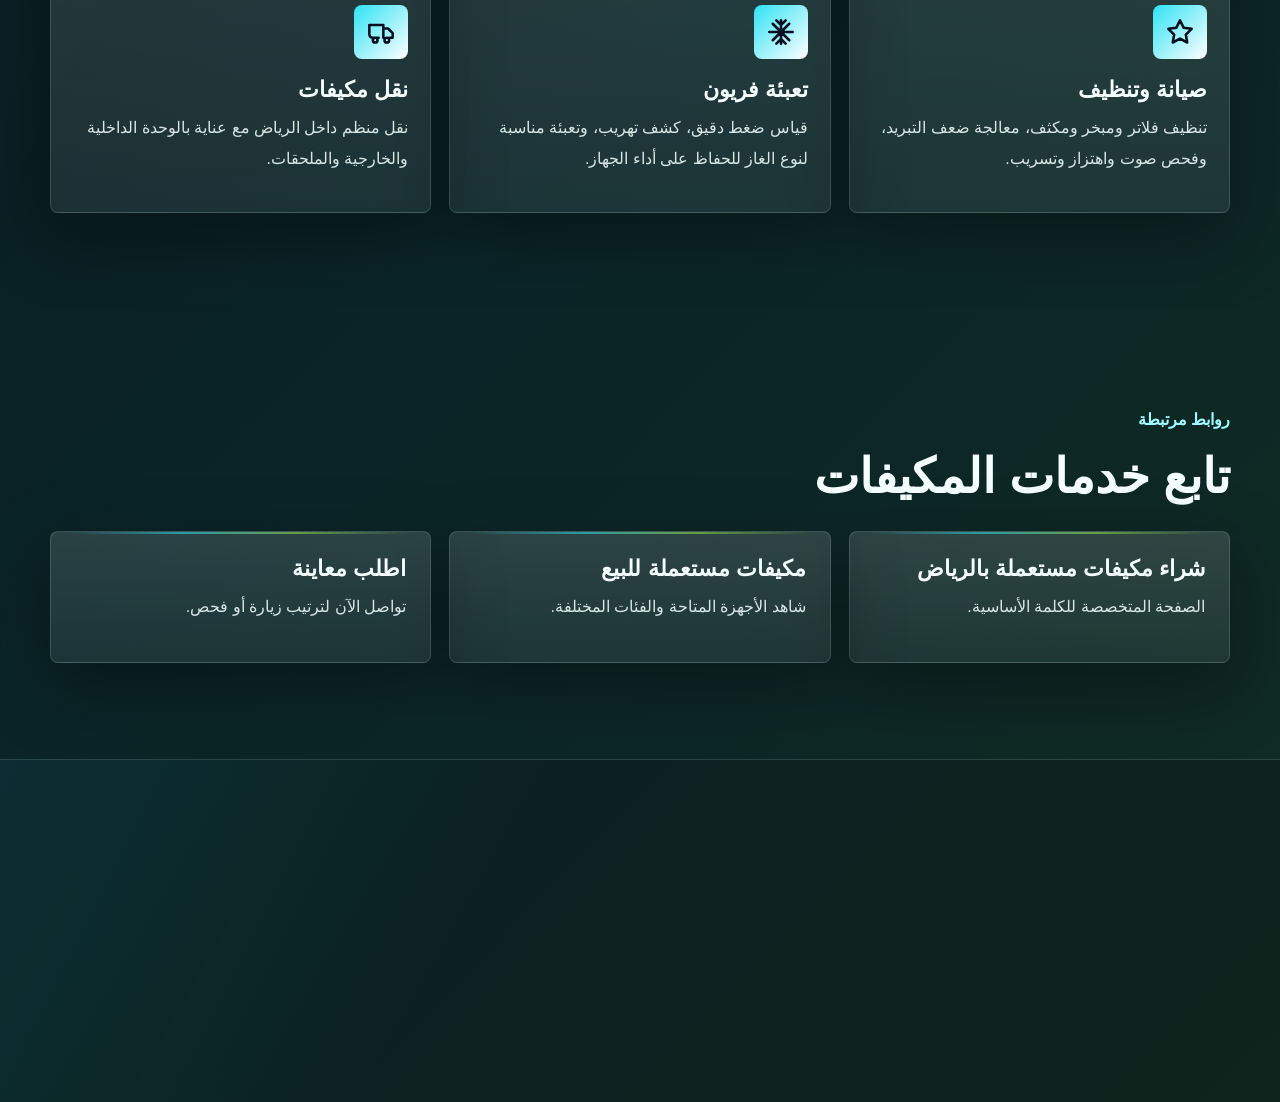
<file: services.html>
﻿<!doctype html>
<html lang="ar" dir="rtl">
<head>
  <meta charset="utf-8">
  <meta name="viewport" content="width=device-width, initial-scale=1">
  <meta name="description" content="خدمات الصقر لشراء مكيفات مستعملة في الرياض بدون بخس مع فك وتركيب وصيانة وتنظيف ونقل سريع لكل أحياء الرياض. اتصل 0556800314.">
  <meta name="robots" content="index, follow">
  <meta name="theme-color" content="#061923">
  <meta property="og:locale" content="ar_SA">
  <meta property="og:type" content="website">
  <meta property="og:site_name" content="الصقر">
  <meta property="og:title" content="شراء مكيفات مستعملة في الرياض | خدمات الصقر">
  <meta property="og:description" content="نشتري ونبيع ونصون مكيفات سبليت وشباك ومركزي في الرياض مع فك وتركيب ونقل سريع.">
  <meta property="og:image" content="https://www.usedac-riyadh.com/assets/img/outdoor-blue-sky.webp">
  <meta property="og:url" content="https://www.usedac-riyadh.com/services.html">
  <link rel="canonical" href="https://www.usedac-riyadh.com/services.html">
  <link rel="preload" as="image" href="assets/img/outdoor-blue-sky.webp" fetchpriority="high">
  <title>شراء مكيفات مستعملة في الرياض | خدمات الصقر</title>
  <link rel="icon" href="assets/logo.svg" type="image/svg+xml">
  <link rel="stylesheet" href="styles.min.css">
</head>
<body>
  <main>
    <section class="page-hero" style="--page-img:url('assets/img/outdoor-blue-sky.webp')"><div class="container reveal"><p class="eyebrow">خدماتنا</p><h1>شراء مكيفات مستعملة في الرياض</h1><p class="lead">من الشراء والبيع إلى التركيب والصيانة، فريق واحد يتولى التفاصيل باحترافية داخل أحياء الرياض.</p></div></section>
    <section class="section">
      <div class="container grid-3">
        <div class="section-heading reveal"><p class="eyebrow">خدمات المكيفات</p><h2>كل ما تحتاجه للمكيف المستعمل داخل الرياض</h2><p>خدمات مترابطة تساعدك تبيع، تشتري، تنقل، تركب، أو تصلح المكيف بسرعة ووضوح.</p></div>
        <article class="card service-card"><img class="service-photo" src="assets/img/split-wall.webp" alt="شراء المكيفات المستعملة في الرياض" width="1920" height="1440" loading="lazy" decoding="async"><div class="icon" data-icon="snow"></div><h3>شراء المكيفات المستعملة</h3><p>نصل إلى موقعك، نعاين الجهاز، ونقدم سعرا فوريا حسب الحالة والماركة والسعة مع دفع مباشر.</p></article>
        <article class="card service-card"><img class="service-photo" src="assets/img/central-hvac.webp" alt="بيع مكيفات مستعملة مفحوصة" width="1920" height="1440" loading="lazy" decoding="async"><div class="icon" data-icon="shield"></div><h3>بيع المكيفات</h3><p>مكيفات سبليت وشباك ومركزي مفحوصة، مناسبة للمنازل والمكاتب والاستراحات وبخيارات سعرية متنوعة.</p></article>
        <article class="card service-card"><img class="service-photo" src="assets/img/technician-install.webp" alt="فك وتركيب مكيفات بالرياض" width="1536" height="1024" loading="lazy" decoding="async"><div class="icon" data-icon="wrench"></div><h3>فك وتركيب</h3><p>فك آمن للوحدات، تمديد نحاس، تثبيت خارجي وداخلي، وتجربة تشغيل بعد الانتهاء.</p></article>
        <article class="card service-card"><img class="service-photo" src="assets/img/maintenance-filter.webp" alt="صيانة وتنظيف مكيفات بالرياض" width="1536" height="1024" loading="lazy" decoding="async"><div class="icon" data-icon="star"></div><h3>صيانة وتنظيف</h3><p>تنظيف فلاتر ومبخر ومكثف، معالجة ضعف التبريد، وفحص صوت واهتزاز وتسريب.</p></article>
        <article class="card service-card"><img class="service-photo" src="assets/img/heat-pump-tech.webp" alt="تعبئة فريون للمكيفات" width="1536" height="1024" loading="lazy" decoding="async"><div class="icon" data-icon="snow"></div><h3>تعبئة فريون</h3><p>قياس ضغط دقيق، كشف تهريب، وتعبئة مناسبة لنوع الغاز للحفاظ على أداء الجهاز.</p></article>
        <article class="card service-card"><img class="service-photo" src="assets/img/window-ac.webp" alt="نقل مكيفات شباك وسبليت" width="1280" height="2774" loading="lazy" decoding="async"><div class="icon" data-icon="truck"></div><h3>نقل مكيفات</h3><p>نقل منظم داخل الرياض مع عناية بالوحدة الداخلية والخارجية والملحقات.</p></article>
      </div>
    </section>
      <section class="section" aria-labelledby="services-links-title">
      <div class="container">
        <div class="section-heading reveal">
          <p class="eyebrow">روابط مرتبطة</p>
          <h2 id="services-links-title">تابع خدمات المكيفات</h2>
        </div>
        <div class="grid-3">
          <article class="card"><h3><a href="/buy-used-air-conditioners-riyadh">شراء مكيفات مستعملة بالرياض</a></h3><p>الصفحة المتخصصة للكلمة الأساسية.</p></article>
          <article class="card"><h3><a href="products.html">مكيفات مستعملة للبيع</a></h3><p>شاهد الأجهزة المتاحة والفئات المختلفة.</p></article>
          <article class="card"><h3><a href="contact.html">اطلب معاينة</a></h3><p>تواصل الآن لترتيب زيارة أو فحص.</p></article>
        </div>
      </div>
    </section>
  </main>
  <footer class="footer"></footer>
  <script src="app.min.js"></script>
  <script src="content.min.js"></script>
  <script type="application/ld+json">
  {
    "@context": "https://schema.org",
    "@type": "BreadcrumbList",
    "itemListElement": [
      {
        "@type": "ListItem",
        "position": 1,
        "name": "الرئيسية",
        "item": "https://www.usedac-riyadh.com/"
      },
      {
        "@type": "ListItem",
        "position": 2,
        "name": "الخدمات",
        "item": "https://www.usedac-riyadh.com/services.html"
      }
    ]
  }
  </script></body>
</html>
</file>
<file: styles.min.css>
:root{color-scheme:dark;--bg:#061014;--bg-2:#0a2428;--bg-3:#112b22;--panel:rgba(246,255,253,.075);--panel-strong:rgba(246,255,253,.14);--text:#f5feff;--muted:#d8e7e5;--line:rgba(214,255,251,.15);--cyan:#2fe3f5;--cyan-2:#a1fbff;--blue:#2b83f2;--mint:#74f0bf;--green:#99e644;--amber:#f4c767;--nav-bg:rgba(5,19,23,.76);--mobile-nav-bg:rgba(5,19,23,.96);--hero-overlay-strong:rgba(3,11,15,.93);--hero-overlay-mid:rgba(4,18,22,.62);--hero-overlay-soft:rgba(4,18,22,.16);--logo-text:#f7fdff;--logo-muted:#86f3ff;--logo-accent:#9af044;--logo-shadow:rgba(0,15,21,.78);--white:#ffffff;--shadow:0 24px 70px rgba(0,0,0,.34);--soft:0 18px 50px rgba(47,227,245,.17);--radius:8px;--max:1180px}:root.light{color-scheme:light;--bg:#f8fbf8;--bg-2:#edf8f2;--bg-3:#e8f5ff;--panel:rgba(255,255,255,.84);--panel-strong:rgba(255,255,255,.97);--text:#09242a;--muted:#334944;--line:rgba(9,36,42,.13);--cyan:#08aeca;--cyan-2:#087f96;--blue:#246fe0;--mint:#18b889;--green:#67b82b;--amber:#a96f00;--nav-bg:rgba(249,253,251,.86);--mobile-nav-bg:rgba(249,253,251,.97);--hero-overlay-strong:rgba(248,253,251,.87);--hero-overlay-mid:rgba(236,249,245,.64);--hero-overlay-soft:rgba(255,255,255,.18);--logo-text:#072a32;--logo-muted:#087f96;--logo-accent:#4e9f21;--logo-shadow:rgba(255,255,255,.78);--shadow:0 24px 70px rgba(0,55,68,.13);--soft:0 18px 50px rgba(8,174,202,.14)}*{box-sizing:border-box}html{scroll-behavior:auto;overflow-x:clip}body{margin:0;font-family:"Tajawal","Cairo","Segoe UI",Tahoma,Arial,sans-serif;background:linear-gradient(115deg,rgba(47,227,245,.11),transparent 34%),linear-gradient(235deg,rgba(153,230,68,.08),transparent 31%),linear-gradient(135deg,var(--bg),var(--bg-2) 58%,var(--bg-3));color:var(--text);min-height:100vh;max-width:100vw;overflow-x:clip;transition:none}body::before,body::after{content:"";position:fixed;inset:0;pointer-events:none;z-index:-2}body::before{background:linear-gradient(103deg,transparent 0 22%,rgba(47,227,245,.075) 33%,transparent 48%),linear-gradient(287deg,transparent 0 28%,rgba(116,240,191,.065) 42%,transparent 60%);opacity:.85;animation:none}body::after{background-image:linear-gradient(rgba(255,255,255,.035) 1px,transparent 1px),linear-gradient(90deg,rgba(255,255,255,.03) 1px,transparent 1px);background-size:84px 84px;-webkit-mask-image:linear-gradient(to bottom,transparent,#000 14%,#000 72%,transparent);mask-image:linear-gradient(to bottom,transparent,#000 14%,#000 72%,transparent);opacity:.34}:root.light body::before{opacity:.5}:root.light body::after{background-image:linear-gradient(rgba(8,46,53,.05) 1px,transparent 1px),linear-gradient(90deg,rgba(8,46,53,.04) 1px,transparent 1px);opacity:.42}@keyframes ambientFlow{0%{transform:translate3d(-1.5rem,0,0);opacity:.55}100%{transform:translate3d(1.5rem,-1rem,0);opacity:.9}}a{color:inherit;text-decoration:none}img{max-width:100%;height:auto;display:block}button,input,textarea,select{font:inherit}*,*::before,*::after{animation:none !important;transition:none !important}.hero-motion,.loader,.page-transition{display:none !important}.loader{position:fixed;inset:0;z-index:1000;display:grid;place-items:center;background:#04101f;transition:opacity .6s ease,visibility .6s ease}.loader.hide{opacity:0;visibility:hidden}.loader-mark{width:92px;height:92px;border-radius:50%;border:1px solid rgba(124,243,255,.25);display:grid;place-items:center;position:relative;box-shadow:0 0 50px rgba(56,220,255,.32)}.loader-mark::before{content:"";position:absolute;inset:-4px;border-radius:inherit;border:3px solid transparent;border-top-color:var(--cyan);animation:spin 1s linear infinite}.loader-mark span{color:var(--cyan-2);font-weight:900;font-size:30px}@keyframes spin{to{transform:rotate(360deg)}}.page-transition{position:fixed;inset:0;z-index:900;pointer-events:none;background:linear-gradient(120deg,#061326,#0a65ff,#38dcff);transform:translateX(105%)}.page-transition.active{animation:pageSweep .72s cubic-bezier(.7,0,.2,1)}@keyframes pageSweep{0%{transform:translateX(105%)}45%{transform:translateX(0)}100%{transform:translateX(-105%)}}.nav{position:fixed;top:0;inset-inline:0;z-index:100;transition:background .35s ease,box-shadow .35s ease,transform .35s ease,border-color .35s ease}.nav.scrolled{background:var(--nav-bg);backdrop-filter:none;border-bottom:1px solid var(--line);box-shadow:0 8px 40px rgba(0,0,0,.18)}:root.light .nav.scrolled{box-shadow:0 12px 38px rgba(9,48,58,.09)}.nav-inner{width:min(var(--max),calc(100vw - 32px));margin:auto;height:92px;display:flex;align-items:center;gap:22px}.brand{display:inline-flex;align-items:center;justify-content:flex-start;min-width:326px;height:84px;color:var(--logo-text);position:relative;isolation:isolate;direction:ltr;justify-content:center;border-radius:999px;transition:transform .32s ease,filter .32s ease}.brand::before{content:"";position:absolute;inset:9px 4px 7px auto;width:176px;border-radius:999px;background:linear-gradient(90deg,rgba(47,227,245,.28),rgba(153,230,68,.18),transparent);filter:blur(18px);opacity:.82;z-index:-1;transition:opacity .3s ease,transform .3s ease}.brand::after{content:"";position:absolute;inset:15px 0 13px auto;width:68%;border-radius:inherit;border:1px solid rgba(161,251,255,.1);background:linear-gradient(90deg,rgba(255,255,255,.075),transparent 72%);opacity:0;transform:scaleX(.94);transform-origin:right;transition:opacity .32s ease,transform .32s ease;z-index:-1}.brand:hover{transform:translateY(-1px);filter:drop-shadow(0 14px 26px rgba(47,227,245,.2))}.brand:hover::before{opacity:1;transform:translateX(-5px) scale(1.08)}.brand:hover::after{opacity:1;transform:scaleX(1)}.brand-logo,.footer-logo{width:318px;max-height:86px;height:auto;overflow:visible;display:block}.brand-full{display:block}.brand-compact{display:none;align-items:center;gap:6px;color:var(--logo-text);direction:rtl;font-family:"Tajawal","Cairo","Segoe UI",Arial,Helvetica,sans-serif;font-size:18px;font-weight:900;letter-spacing:0;filter:drop-shadow(0 2px 2px var(--logo-shadow)) drop-shadow(0 10px 18px rgba(47,227,245,.14))}.brand-mark-logo{width:54px;height:54px;overflow:visible;flex:0 0 auto}.logo-symbol{transform-origin:64px 62px;animation:none}.brand:hover .logo-symbol{animation-duration:3.8s}.logo-copy{filter:drop-shadow(0 2px 2px var(--logo-shadow)) drop-shadow(0 10px 20px rgba(47,227,245,.12))}.logo-wordmark{fill:var(--logo-text);font-family:"Tajawal","Cairo","Segoe UI",Arial,Helvetica,sans-serif;font-size:42px;font-weight:900;letter-spacing:0}.logo-wordmark-ar{fill:var(--logo-text);font-size:44px}.logo-tagline{fill:var(--logo-muted);font-family:"Tajawal","Cairo","Segoe UI",Arial,sans-serif;font-size:16px;font-weight:800;letter-spacing:0}.logo-enline{fill:var(--logo-accent);font-family:"Segoe UI",Arial,Helvetica,sans-serif;font-size:13px;font-weight:900;letter-spacing:2px}.logo-rule{fill:none;stroke-width:3.5;stroke-linecap:round}.logo-rule-green{stroke:var(--green)}.logo-rule-blue{stroke:var(--cyan)}.logo-spark{transform-origin:center;animation:none}.logo-spark+.logo-spark{animation-delay:.8s}@keyframes logoBreathe{0%,100%{transform:translate3d(0,0,0) scale(1)}50%{transform:translate3d(-1px,-1px,0) scale(1.025)}}@keyframes logoSpark{0%,100%{transform:translateY(0) scale(.92);opacity:.55}50%{transform:translateY(-3px) scale(1.08);opacity:1}}.nav-links{display:flex;align-items:center;gap:8px;margin-inline-start:auto}.nav-links a{color:var(--muted);padding:10px 13px;border-radius:var(--radius);transition:color .25s ease,background .25s ease,transform .25s ease;white-space:nowrap}.nav-links a:hover,.nav-links a.active{color:var(--text);background:color-mix(in srgb,var(--panel-strong) 78%,transparent);transform:translateY(-2px)}.nav-actions{display:flex;align-items:center;gap:10px}.icon-btn,.menu-btn{width:44px;height:44px;border:1px solid var(--line);border-radius:var(--radius);background:linear-gradient(180deg,var(--panel-strong),var(--panel));color:var(--text);display:grid;place-items:center;cursor:pointer;box-shadow:0 12px 28px rgba(0,0,0,.11);transition:transform .25s ease,border-color .25s ease,background .25s ease,color .25s ease}.icon-btn:hover,.menu-btn:hover{transform:translateY(-2px);border-color:rgba(56,220,255,.5);background:var(--panel-strong);color:var(--cyan-2)}.theme-toggle svg{transition:transform .35s ease}.theme-toggle:hover svg{transform:rotate(-12deg) scale(1.06)}.menu-btn{display:none}.section{padding:96px 0;position:relative}.section,.contact-strip,.footer{content-visibility:auto;contain-intrinsic-size:1px 720px}.container{width:min(var(--max),calc(100vw - 32px));margin:auto}.eyebrow{color:var(--cyan-2);font-weight:800;letter-spacing:0;margin-bottom:14px}h1,h2,h3,p{margin-top:0}h1{font-size:clamp(40px,7vw,82px);line-height:1.05;margin-bottom:20px;max-width:950px;text-wrap:balance}h1 span{display:block}h2{font-size:clamp(28px,4vw,48px);line-height:1.15;margin-bottom:18px}h3{font-size:22px;margin-bottom:10px}p{color:var(--muted);line-height:1.9}.lead{font-size:clamp(17px,2.1vw,22px);max-width:780px;text-wrap:pretty}.section-heading{max-width:780px;margin-bottom:26px}.grid-3>.section-heading,.review-grid>.section-heading{grid-column:1 / -1}.btn{border:1px solid var(--line);border-radius:var(--radius);min-height:48px;padding:0 22px;display:inline-flex;align-items:center;justify-content:center;gap:9px;color:var(--text);background:var(--panel);cursor:pointer;position:relative;overflow:hidden;transition:transform .25s ease,box-shadow .25s ease,background .25s ease,border-color .25s ease,color .25s ease;white-space:nowrap}.btn::after{content:"";position:absolute;inset:0;background:linear-gradient(115deg,transparent 0 36%,rgba(255,255,255,.22) 50%,transparent 64%);transform:translateX(120%);transition:transform .6s ease}.btn:hover{transform:translateY(-3px);border-color:rgba(56,220,255,.56);box-shadow:var(--soft)}.btn:hover::after{transform:translateX(-120%)}.btn.primary{border:0;background:linear-gradient(135deg,var(--cyan),var(--mint) 52%,var(--blue));color:#04101f;font-weight:900;box-shadow:0 16px 34px rgba(50,221,248,.22)}.btn.ghost{background:linear-gradient(180deg,rgba(255,255,255,.09),rgba(255,255,255,.045))}.hero{min-height:100svh;display:grid;align-items:center;padding:130px 0 60px;isolation:isolate;overflow:hidden;position:relative}.hero::before{content:"";position:absolute;inset:0;background:linear-gradient(90deg,var(--hero-overlay-strong) 0%,var(--hero-overlay-mid) 48%,var(--hero-overlay-soft) 100%),linear-gradient(135deg,rgba(47,227,245,.17),transparent 29%,rgba(153,230,68,.1) 72%,transparent),linear-gradient(0deg,rgba(6,16,20,.56) 0%,transparent 42%),var(--hero-img,url("assets/img/hero-ac-luxury.webp"));background-size:cover;background-position:center;transform:scale(1.04);animation:none;z-index:-2}.hero.has-bg::before{background:linear-gradient(90deg,var(--hero-overlay-strong) 0%,var(--hero-overlay-mid) 48%,var(--hero-overlay-soft) 100%),linear-gradient(135deg,rgba(47,227,245,.17),transparent 29%,rgba(153,230,68,.1) 72%,transparent),linear-gradient(0deg,rgba(6,16,20,.56) 0%,transparent 42%)}.hero-bg{position:absolute;inset:0;width:100%;height:100%;object-fit:cover;transform:scale(1.04);z-index:-3}.hero::after{content:"";position:absolute;inset:0;background:linear-gradient(0deg,var(--bg) 0%,transparent 34%),linear-gradient(120deg,rgba(255,255,255,.035) 0 1px,transparent 1px 64px);background-size:auto,92px 92px;opacity:.95;z-index:-1}@keyframes heroZoom{to{transform:scale(1.12) translateX(1.2rem)}}.hero-grid{display:grid;grid-template-columns:1fr 390px;gap:44px;align-items:end;position:relative;min-height:620px}.hero .eyebrow{display:inline-flex;align-items:center;gap:10px;padding:8px 12px;border:1px solid rgba(143,247,255,.18);border-radius:999px;background:rgba(255,255,255,.055);backdrop-filter:none;box-shadow:0 14px 34px rgba(0,0,0,.12)}.hero .eyebrow::before{content:"";width:8px;height:8px;border-radius:50%;background:var(--green);box-shadow:0 0 16px rgba(142,226,63,.75)}.hero h1{max-width:900px;text-shadow:0 16px 42px rgba(0,0,0,.46)}.hero h1 span:first-child{color:var(--cyan-2)}.hero h1 span:nth-child(2){color:color-mix(in srgb,var(--text) 88%,var(--green))}.hero-phone{color:var(--cyan-2);display:block;direction:ltr;unicode-bidi:isolate;font-family:"Segoe UI",Tahoma,Arial,sans-serif;font-weight:900;letter-spacing:0;text-shadow:0 14px 34px rgba(47,227,245,.34)}.hero .lead{color:color-mix(in srgb,var(--text) 72%,var(--muted));text-shadow:0 12px 28px rgba(0,0,0,.28)}.hero-actions,.inline-actions{display:flex;align-items:center;gap:12px;flex-wrap:wrap;margin-top:30px}.hero-trust{display:flex;gap:10px;flex-wrap:wrap;margin-top:18px}.hero-trust span{min-height:34px;display:inline-flex;align-items:center;padding:0 13px;border:1px solid rgba(255,255,255,.13);border-radius:999px;color:color-mix(in srgb,var(--text) 86%,var(--cyan-2));background:rgba(255,255,255,.055);backdrop-filter:none;font-weight:800;font-size:16px}.hero-motion{position:absolute;inset:0;pointer-events:none;z-index:-1}.hero-motion span{position:absolute;display:block;border:1px solid rgba(143,247,255,.32);opacity:.72}.hero-motion span:nth-child(1){width:120px;height:120px;inset-inline-start:34%;top:14%;border-radius:50%;border-inline-start-color:transparent;animation:ringDrift 10s ease-in-out infinite}.hero-motion span:nth-child(2){width:168px;height:2px;inset-inline-start:49%;top:31%;border:0;background:linear-gradient(90deg,transparent,rgba(143,247,255,.75),rgba(142,226,63,.48),transparent);box-shadow:0 0 18px rgba(50,221,248,.25);animation:airSweep 6.8s ease-in-out infinite}.hero-motion span:nth-child(3){width:70px;height:70px;inset-inline-start:61%;bottom:20%;border-radius:20px;transform:rotate(18deg);border-color:rgba(142,226,63,.25);animation:tileFloat 8.5s ease-in-out infinite}.hero-motion span:nth-child(4){width:16px;height:16px;inset-inline-start:72%;top:18%;border-radius:50%;border-color:rgba(161,251,255,.44);box-shadow:0 0 22px rgba(47,227,245,.32),34px 48px 0 -5px rgba(153,230,68,.42);animation:coolSpark 7.4s ease-in-out infinite}.hero-motion span:nth-child(5){width:210px;height:210px;inset-inline-start:70%;bottom:9%;border-radius:50%;border-color:rgba(161,251,255,.18);border-inline-start-color:transparent;border-block-end-color:rgba(153,230,68,.22);animation:ringDrift 12s ease-in-out infinite reverse}@keyframes ringDrift{0%,100%{transform:translate3d(0,0,0) rotate(0deg);opacity:.4}50%{transform:translate3d(-18px,-14px,0) rotate(24deg);opacity:.82}}@keyframes airSweep{0%,100%{transform:translate3d(12px,0,0) scaleX(.86);opacity:.32}50%{transform:translate3d(-28px,-8px,0) scaleX(1.08);opacity:.8}}@keyframes tileFloat{0%,100%{transform:translate3d(0,0,0) rotate(18deg);opacity:.3}50%{transform:translate3d(16px,-22px,0) rotate(28deg);opacity:.72}}@keyframes coolSpark{0%,100%{transform:translate3d(0,0,0) scale(.86);opacity:.38}50%{transform:translate3d(-16px,14px,0) scale(1.12);opacity:.82}}.hero-panel,.glass,.card{background:linear-gradient(180deg,var(--panel-strong),var(--panel));border:1px solid var(--line);border-radius:var(--radius);backdrop-filter:none;box-shadow:var(--shadow);transition:background .35s ease,border-color .35s ease,box-shadow .35s ease,transform .35s ease}.hero-panel{padding:18px;overflow:hidden;position:relative;transform:translateZ(0);animation:none}.hero-panel::before,.hero-panel::after{content:"";position:absolute;pointer-events:none;z-index:1}.hero-panel::before{width:64px;height:64px;top:-18px;inset-inline-end:-16px;border:1px solid rgba(143,247,255,.36);border-radius:50%;border-block-start-color:transparent;animation:none}.hero-panel::after{width:92px;height:3px;bottom:44px;inset-inline-start:-38px;border-radius:999px;background:linear-gradient(90deg,transparent,rgba(143,247,255,.8),rgba(142,226,63,.62));box-shadow:0 0 18px rgba(50,221,248,.24);animation:none}.hero-panel:hover{transform:translateY(-4px);border-color:rgba(143,247,255,.34);box-shadow:var(--soft),var(--shadow)}@keyframes premiumFloat{0%,100%{translate:0 0}50%{translate:0 -8px}}.slide{min-height:330px;border-radius:var(--radius);padding:22px;background-size:cover;background-position:center;display:flex;flex-direction:column;justify-content:end;position:relative;overflow:hidden;box-shadow:inset 0 0 0 1px rgba(255,255,255,.08)}.slide::before{content:"";position:absolute;inset:0;background:linear-gradient(0deg,rgba(3,10,24,.9),transparent 68%),linear-gradient(115deg,rgba(50,221,248,.24),transparent 42%)}.slide>*{position:relative}.slide h2,.slide h3{color:#fff;font-size:22px;line-height:1.25;margin-bottom:10px}.slider-dots{display:flex;gap:8px;margin-top:14px}.slider-dots button{width:34px;height:5px;border:0;border-radius:99px;background:rgba(255,255,255,.2);cursor:pointer}.slider-dots button.active{background:var(--cyan)}.split{display:grid;grid-template-columns:1fr 1fr;gap:34px;align-items:center}.grid-3,.grid-4,.product-grid,.review-grid{display:grid;gap:18px}.grid-3{grid-template-columns:repeat(3,1fr)}.grid-4{grid-template-columns:repeat(4,1fr)}.product-grid{grid-template-columns:repeat(3,1fr)}.review-grid{grid-template-columns:repeat(3,1fr)}.article-feature{padding-top:78px}.article-grid{display:grid;grid-template-columns:1.2fr .9fr .9fr;gap:18px}.article-card{padding:0;display:grid;grid-template-rows:auto 1fr}.article-card img{width:100%;aspect-ratio:16 / 10;height:auto;object-fit:cover;border-bottom:1px solid var(--line);transition:transform .45s ease,filter .45s ease}.article-card:hover img{transform:scale(1.035);filter:saturate(1.08) contrast(1.04)}.article-card:first-child img{aspect-ratio:16 / 10}.article-body{padding:22px}.article-body span{display:inline-flex;margin-bottom:12px;color:var(--cyan-2);font-weight:900}.article-body h3{line-height:1.35}.knowledge-grid{display:grid;grid-template-columns:1fr;gap:0;margin-top:28px}.knowledge-card{display:block;padding:28px 0;border:0;border-top:1px solid var(--line);border-radius:0;background:transparent;box-shadow:none;backdrop-filter:none}.knowledge-card:last-child{border-bottom:1px solid var(--line)}.knowledge-card::before{display:none}.knowledge-card:hover{transform:none;border-color:var(--line);box-shadow:none}.knowledge-card h3{font-size:clamp(24px,3vw,34px);margin-bottom:14px}.knowledge-card p{max-width:980px;font-size:17px}.knowledge-card ul{margin:0;padding-inline-start:22px;color:var(--muted);max-width:980px;line-height:1.9}.knowledge-card li+li{margin-top:8px}.seo-articles{display:grid;gap:22px;margin-top:28px}.seo-article{padding-block:28px;border-top:1px solid var(--line)}.seo-article:last-child{border-bottom:1px solid var(--line)}.seo-article h3{font-size:clamp(24px,3vw,34px);margin-bottom:14px}.seo-article p{max-width:980px;font-size:17px}.article-cta{display:flex;gap:12px;flex-wrap:wrap;margin-top:18px}.contact-strip{padding:38px 0}.contact-ribbon{display:grid;grid-template-columns:1fr auto;gap:22px;align-items:center;padding:26px;border:1px solid var(--line);border-radius:var(--radius);background:linear-gradient(120deg,rgba(50,221,248,.16),transparent 42%),linear-gradient(300deg,rgba(153,230,68,.12),transparent 38%),linear-gradient(180deg,var(--panel-strong),var(--panel));box-shadow:var(--shadow)}.contact-ribbon p{margin-bottom:0}.contact-ribbon-actions{display:flex;gap:10px;flex-wrap:wrap;justify-content:flex-end}.form-note{margin:-2px 0 4px;font-size:16px}.form-success{display:none;padding:12px 14px;border-radius:var(--radius);color:#04101f;background:linear-gradient(135deg,var(--cyan),var(--green));font-weight:900}.form-success.show{display:block}.image-strip{display:grid;grid-template-columns:1.15fr .85fr 1fr .9fr;gap:16px;margin-top:22px}.image-card{height:260px;margin:0;border-radius:var(--radius);overflow:hidden;position:relative;border:1px solid var(--line);box-shadow:var(--shadow);background:var(--panel)}.image-card:nth-child(2),.image-card:nth-child(4){transform:translateY(34px)}.image-card img,.team-card img,.service-photo{width:100%;height:100%;aspect-ratio:inherit;object-fit:cover;transition:transform .5s ease,filter .5s ease}.image-card:hover img,.team-card:hover img{transform:scale(1.055);filter:saturate(1.08) contrast(1.05)}.image-card figcaption{position:absolute;inset:auto 14px 14px auto;padding:8px 12px;border-radius:var(--radius);color:#fff;background:rgba(4,16,31,.72);backdrop-filter:none;font-weight:800}.brand-showcase{display:grid;grid-template-columns:310px 1fr;gap:24px;align-items:center;padding:28px;border-radius:var(--radius);border:1px solid var(--line);background:linear-gradient(120deg,rgba(50,221,248,.14),transparent 34%),linear-gradient(300deg,rgba(142,226,63,.11),transparent 36%),linear-gradient(180deg,var(--panel-strong),var(--panel));box-shadow:var(--shadow);backdrop-filter:none}.brand-showcase img{width:min(100%,280px);filter:drop-shadow(0 18px 38px rgba(50,221,248,.22))}.card{padding:24px;position:relative;overflow:hidden;transition:transform .28s ease,border-color .28s ease,box-shadow .28s ease}.card::before{content:"";position:absolute;inset-inline:18px;top:0;height:2px;background:linear-gradient(90deg,transparent,var(--cyan),var(--green),transparent);opacity:.55}.card:hover{transform:translateY(-7px);border-color:rgba(56,220,255,.45);box-shadow:var(--soft),var(--shadow)}.service-card,.team-card{padding:0}.service-card .icon,.service-card h3,.service-card p,.team-card h3,.team-card p{margin-inline:22px}.service-photo,.team-card img{height:190px;margin-bottom:20px;border-bottom:1px solid var(--line)}.team-card p,.service-card p{padding-bottom:22px}.icon{width:54px;height:54px;border-radius:var(--radius);display:grid;place-items:center;margin-bottom:18px;color:#04101f;background:linear-gradient(135deg,var(--cyan),#fff)}.icon svg{width:28px;height:28px;stroke-width:2.2}.stat{min-height:160px;display:grid;align-content:center;text-align:center}.stat strong{font-size:42px;color:var(--cyan-2)}.media-frame{border-radius:var(--radius);overflow:hidden;min-height:430px;background-size:cover;background-position:center;box-shadow:var(--shadow);border:1px solid var(--line);position:relative;transition:transform .35s ease,border-color .35s ease,box-shadow .35s ease}.media-frame::after{content:"";position:absolute;inset:0;background:linear-gradient(0deg,rgba(4,16,31,.52),transparent)}.media-frame:hover{transform:translateY(-4px);border-color:rgba(143,247,255,.32);box-shadow:var(--soft),var(--shadow)}.timeline{display:grid;gap:18px;position:relative}.timeline-item{display:grid;grid-template-columns:90px 1fr;gap:18px;align-items:start}.timeline-year{color:var(--cyan);font-weight:900;padding:14px;text-align:center}.page-hero{padding:150px 0 76px;min-height:470px;display:grid;align-items:end;background:linear-gradient(90deg,var(--hero-overlay-strong),var(--hero-overlay-mid)),var(--page-img,url("assets/img/central-hvac.webp"));background-size:cover;background-position:center;position:relative;overflow:hidden}.page-hero::after{content:"";position:absolute;inset:auto 0 0;height:42%;background:linear-gradient(0deg,var(--bg),transparent);pointer-events:none}.page-hero .container{position:relative;z-index:1}.filters{display:flex;gap:10px;flex-wrap:wrap;margin-bottom:24px}.filter-btn{border:1px solid var(--line);background:linear-gradient(180deg,var(--panel-strong),var(--panel));color:var(--text);border-radius:var(--radius);padding:11px 16px;cursor:pointer;transition:transform .25s ease,border-color .25s ease,background .25s ease}.filter-btn:hover{transform:translateY(-2px);border-color:rgba(50,221,248,.42)}.filter-btn.active{background:linear-gradient(135deg,var(--cyan),var(--blue));color:#04101f;font-weight:900;border-color:transparent}.product-card{padding:0}.product-card img,.gallery-item img{width:100%;aspect-ratio:4 / 3;object-fit:cover;transition:transform .45s ease}.product-card:hover img,.gallery-item:hover img{transform:scale(1.07)}.product-body{padding:22px}.price{color:var(--cyan-2);font-size:22px;font-weight:900}.masonry{columns:3 280px;column-gap:18px}.gallery-item{break-inside:avoid;margin-bottom:18px;overflow:hidden;cursor:zoom-in;padding:0}.before-after{display:grid;grid-template-columns:1fr 1fr;overflow:hidden;padding:0}.before-after figure{margin:0;position:relative;overflow:hidden;aspect-ratio:4 / 3}.before-after img{width:100%;height:100%;object-fit:cover}.before-after figcaption{position:absolute;inset:auto 12px 12px auto;padding:8px 12px;border-radius:var(--radius);background:rgba(4,16,31,.72);color:#fff}.form{display:grid;gap:14px}.field{border:1px solid var(--line);border-radius:var(--radius);background:color-mix(in srgb,var(--panel) 86%,transparent);color:var(--text);min-height:52px;padding:0 16px;outline:0;transition:border-color .25s ease,box-shadow .25s ease,background .25s ease}.field:focus{border-color:rgba(50,221,248,.56);box-shadow:0 0 0 4px rgba(50,221,248,.1)}textarea.field{padding-block:14px;min-height:150px;resize:vertical}.map{width:100%;height:430px;border:0;border-radius:var(--radius);filter:saturate(1.1) contrast(1.05)}.faq-item{border-bottom:1px solid var(--line)}.faq-q{width:100%;background:transparent;color:var(--text);border:0;padding:20px 0;text-align:right;cursor:pointer;font-weight:900;display:flex;justify-content:space-between;align-items:center}.faq-a{display:none;padding-bottom:20px}.faq-item.open .faq-a{display:block}.stars{color:#ffd86b;font-size:18px;margin-bottom:12px}.partners{display:grid;grid-template-columns:repeat(5,1fr);gap:14px}.partner{min-height:86px;display:grid;place-items:center;color:var(--muted);font-weight:900;letter-spacing:0}.footer{padding:58px 0 26px;border-top:1px solid var(--line);background:linear-gradient(120deg,rgba(50,221,248,.08),transparent 38%),rgba(0,0,0,.13)}.footer-grid{display:grid;grid-template-columns:1.3fr repeat(3,1fr);gap:26px}.footer-logo,.footer-logo-fallback{width:210px;max-width:100%;margin-bottom:14px}.footer a{display:block;color:var(--muted);margin:10px 0;transition:color .25s ease,transform .25s ease}.footer a:hover{color:var(--cyan-2);transform:translateX(-3px)}.copy{margin-top:34px;padding-top:22px;border-top:1px solid var(--line);color:var(--muted);font-size:16px}.quick-contact{position:fixed;left:22px;bottom:22px;z-index:80;display:flex;align-items:center;gap:10px}.quick-contact .whatsapp,.quick-contact .call-now{width:58px;height:58px;border-radius:50%;display:grid;place-items:center}.quick-contact .whatsapp{background:#25d366;color:white;box-shadow:0 18px 48px rgba(37,211,102,.36);animation:none}.quick-contact .call-now{width:auto;padding-inline:18px;border-radius:999px;background:linear-gradient(135deg,var(--cyan),var(--blue));color:#04101f;font-weight:900;box-shadow:0 18px 48px rgba(47,227,245,.24)}@keyframes pulse{0%,100%{transform:scale(1)}50%{transform:scale(1.08)}}.lightbox{position:fixed;inset:0;background:rgba(3,10,24,.88);z-index:500;display:none;place-items:center;padding:24px}.lightbox.open{display:grid}.lightbox img{max-height:86vh;border-radius:var(--radius);box-shadow:var(--shadow)}.lightbox button{position:absolute;top:22px;left:22px}.reveal{opacity:1;transform:none;transition:none}.reveal.visible{opacity:1;transform:translateY(0)}.not-found{min-height:100vh;display:grid;place-items:center;align-content:center;gap:20px;text-align:center}.not-found img{width:min(280px,78vw);filter:drop-shadow(0 18px 34px rgba(50,221,248,.24))}@media (max-width:980px){.menu-btn{display:grid}.nav-links{position:fixed;top:92px;inset-inline:16px;display:none;flex-direction:column;align-items:stretch;padding:14px;border:1px solid var(--line);background:var(--mobile-nav-bg);backdrop-filter:none;border-radius:var(--radius)}.nav-links.open{display:flex}.hero-grid,.split,.footer-grid{grid-template-columns:1fr}.hero-panel{max-width:480px}.grid-3,.grid-4,.product-grid,.article-grid,.review-grid,.partners,.image-strip{grid-template-columns:repeat(2,minmax(0,1fr))}.knowledge-grid{grid-template-columns:1fr}.brand-showcase{grid-template-columns:1fr}.contact-ribbon{grid-template-columns:1fr}.contact-ribbon-actions{justify-content:flex-start}.image-card:nth-child(2),.image-card:nth-child(4){transform:none}}@media (max-width:620px){.nav-inner{height:76px;width:auto;margin:0 10px;gap:8px;justify-content:space-between;direction:ltr;position:relative}.nav-actions{order:1}.brand{order:2}.nav-links{top:78px}.brand{min-width:58px;max-width:58px;height:52px;position:absolute;inset-inline-end:0;top:12px;justify-content:center;border:1px solid var(--line);background:linear-gradient(180deg,var(--panel-strong),var(--panel));backdrop-filter:none}.brand-full{display:none}.brand-compact{display:inline-flex;flex-direction:row;font-size:16px;line-height:1;white-space:nowrap}.brand-compact>span{display:none}.brand-mark-logo{width:46px;height:46px}.brand::before{width:66px;inset-block:9px 7px;inset-inline-end:-2px}.brand::after{display:block;content:"";inset:3px;width:auto;border:0;border-radius:inherit;background:url("assets/logo.svg") left center / 168px auto no-repeat;opacity:1;transform:none;z-index:0}.page-hero{padding-top:126px}.section{padding:70px 0}.hero{padding-top:112px}.hero-grid{min-height:auto;text-align:center;justify-items:center}.hero-grid>.reveal{width:100%;max-width:326px;justify-self:center;margin-inline:auto}.hero-motion{opacity:.45}.hero .eyebrow{margin-inline:auto}.hero h1{max-width:min(100%,342px);margin-inline:auto;font-size:clamp(26px,7.2vw,29px);line-height:1.22;text-wrap:auto;overflow-wrap:anywhere}.hero h1 span{display:block}.hero .lead{max-width:min(100%,340px);margin-inline:auto;font-size:16px;line-height:1.85;overflow-wrap:anywhere}.hero-trust{justify-content:center;width:100%;gap:8px}.hero-trust span{flex:0 1 auto;min-height:34px;justify-content:center;padding-inline:10px;font-size:14px}.hero-actions{width:100%}.hero-actions .btn,.inline-actions .btn{flex:1 1 100%}.grid-3,.grid-4,.product-grid,.article-grid,.review-grid,.partners,.before-after,.image-strip{grid-template-columns:1fr}.knowledge-grid{grid-template-columns:1fr}.contact-ribbon-actions .btn,.article-cta .btn{flex:1 1 100%}.timeline-item{grid-template-columns:1fr}.hero-panel{max-width:100%}.slide{min-height:260px}.image-card{height:230px}.brand-showcase{padding:20px}.map{height:320px}h1{font-size:40px}.quick-contact{inset-inline:12px;left:12px;bottom:12px}.quick-contact .call-now{flex:1}}@media (max-width:768px){*,*::before,*::after{animation:none !important;transition:none !important}body::before,body::after,.hero-motion,.hero-panel::before,.hero-panel::after{display:none !important}.nav.scrolled,.hero .eyebrow,.hero-trust span,.hero-panel,.card,.brand-showcase,.contact-ribbon,.media-frame{backdrop-filter:none !important;box-shadow:none !important}.hero{min-height:auto;padding-bottom:38px}.hero-grid{gap:24px}.hero-panel{display:none !important}}@media (prefers-reduced-motion:reduce){*,*::before,*::after{animation-duration:.01ms !important;animation-iteration-count:1 !important;scroll-behavior:auto !important;transition-duration:.01ms !important}}
</file>
